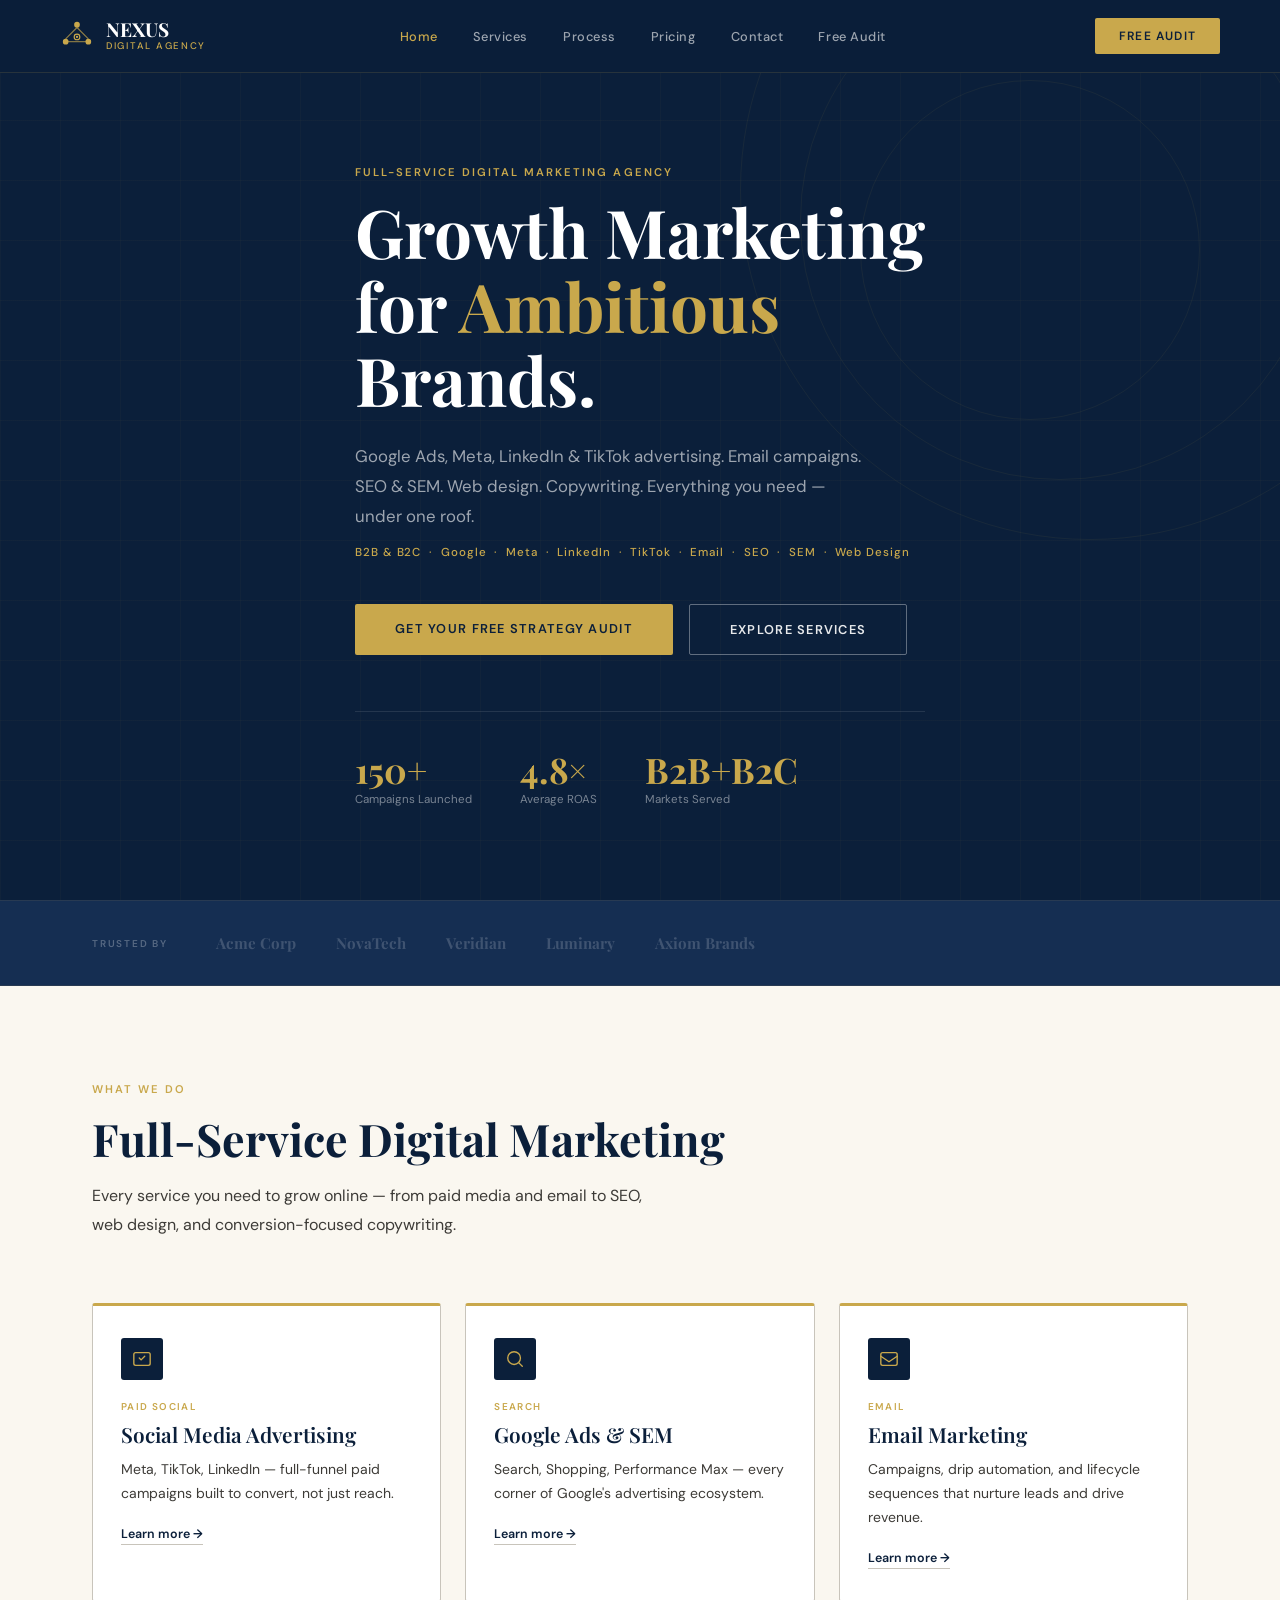
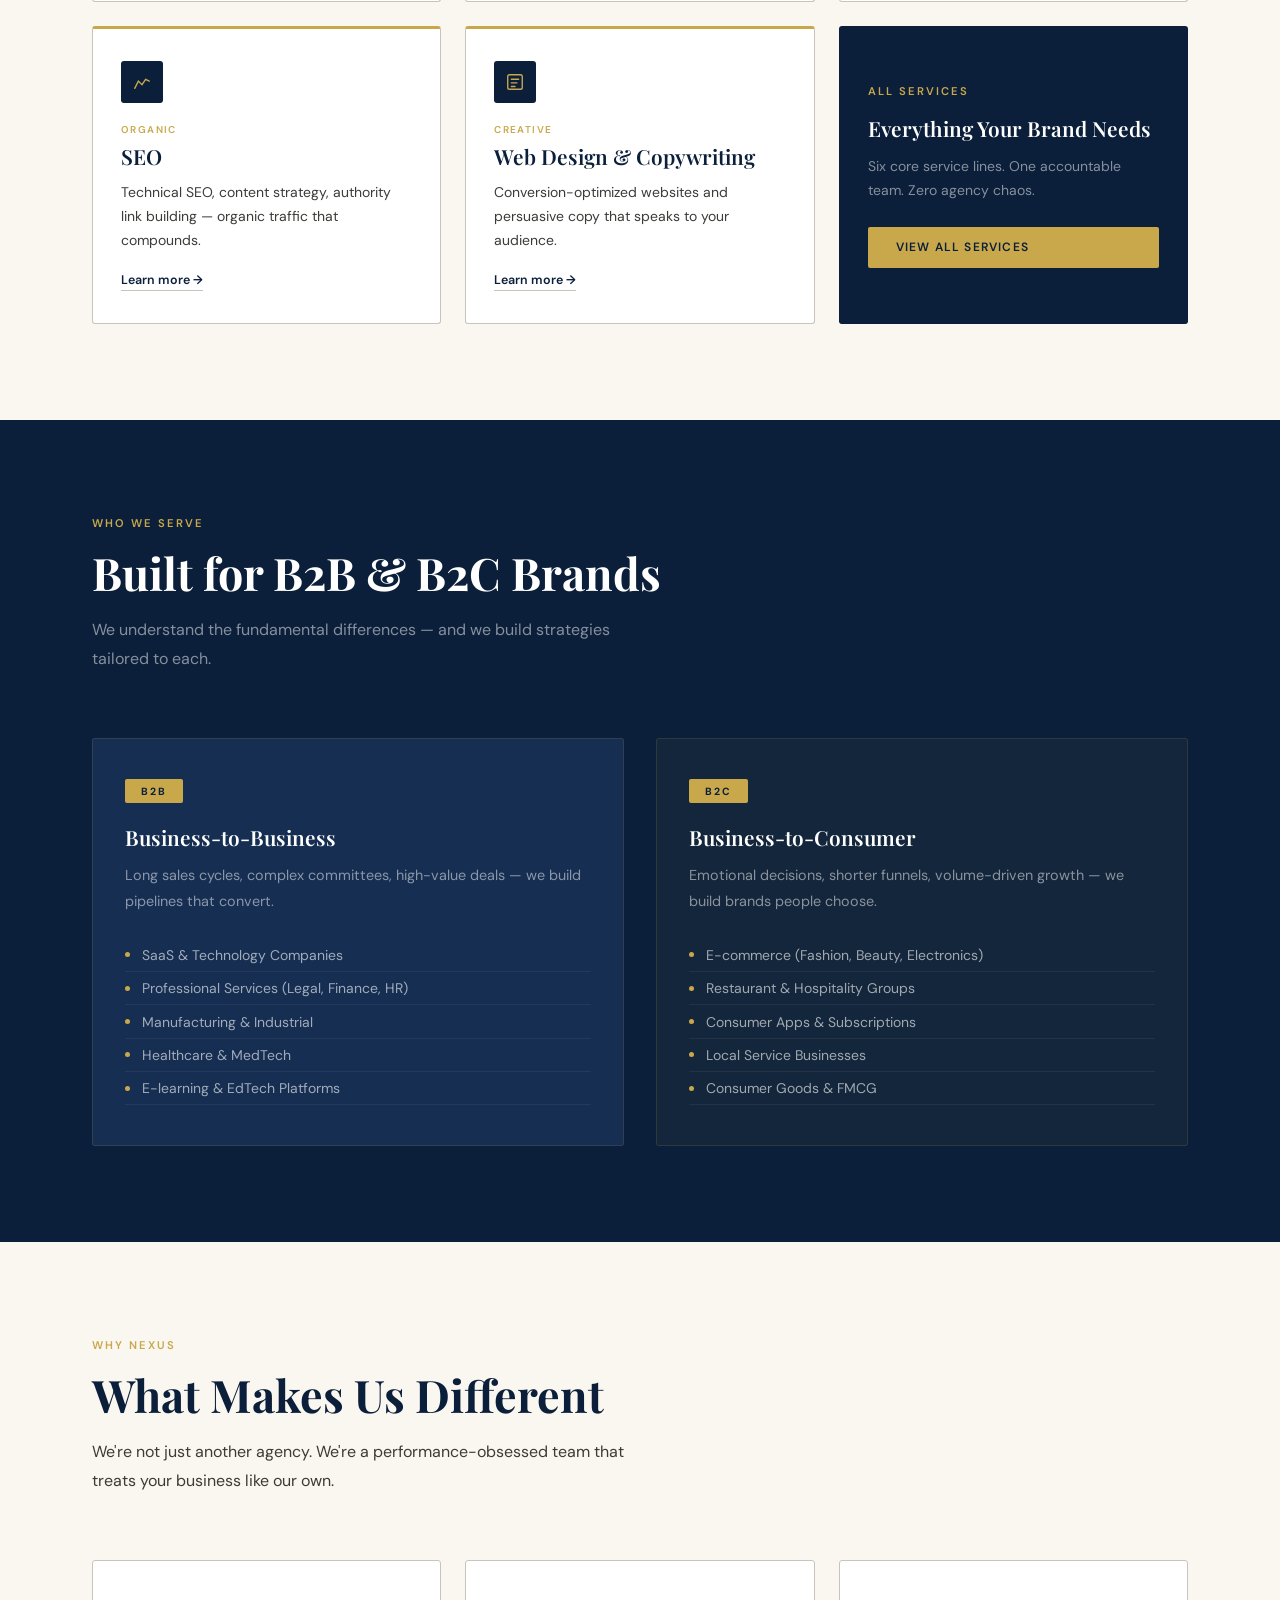
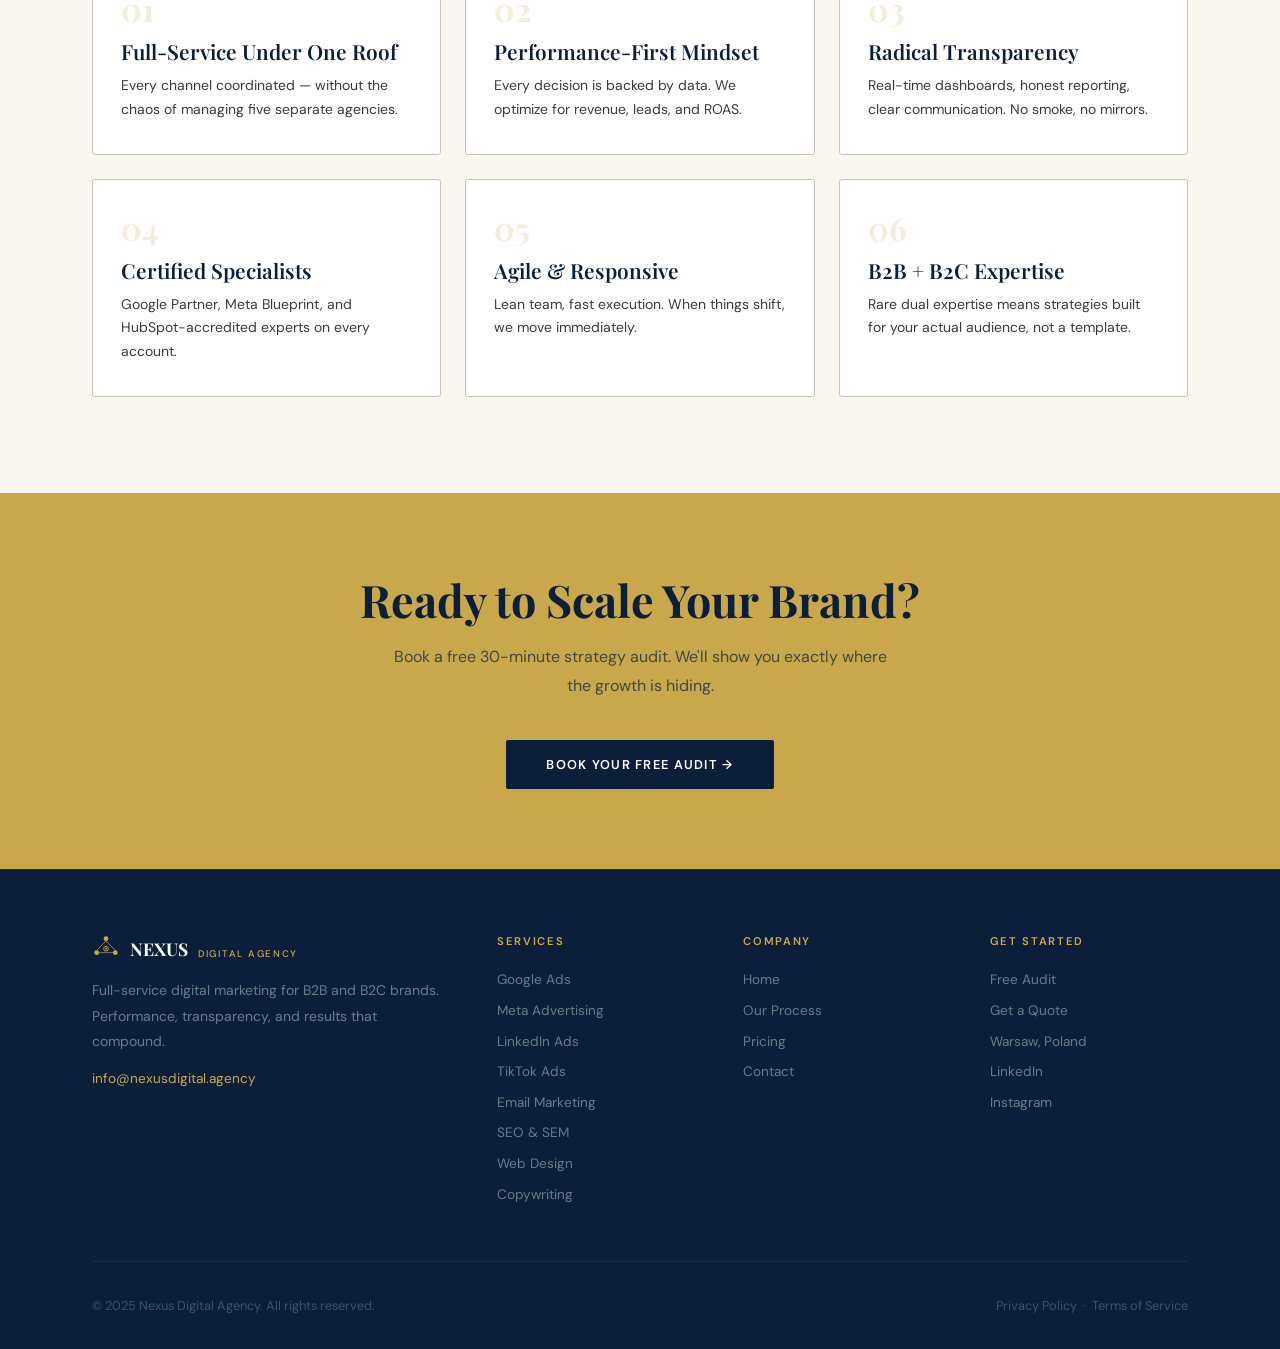
<file: index.html>
<!DOCTYPE html>
<html lang="en">
<head>
<meta charset="UTF-8"/>
<meta name="viewport" content="width=device-width,initial-scale=1.0"/>
<title>Nexus Digital Agency — Performance-Driven Marketing</title>
<link rel="preconnect" href="https://fonts.googleapis.com"/>
<link rel="preconnect" href="https://fonts.gstatic.com" crossorigin/>
<link href="https://fonts.googleapis.com/css2?family=Playfair+Display:ital,wght@0,400;0,600;0,700;0,900;1,400&family=DM+Sans:wght@300;400;500;600&display=swap" rel="stylesheet"/>
<style>

:root{--navy:#0B1F3A;--navy-mid:#152E52;--navy-light:#1E3F6F;--gold:#C9A84C;--gold-light:#E8C96B;--gold-pale:#F5E6B8;--cream:#FAF7F0;--white:#FFFFFF;--gray-100:#F4F2EE;--gray-300:#C8C4BB;--gray-500:#8A8680;--gray-700:#3D3B37;--serif:'Playfair Display',Georgia,serif;--sans:'DM Sans',system-ui,sans-serif;--ease:cubic-bezier(.25,.46,.45,.94)}
*,*::before,*::after{box-sizing:border-box;margin:0;padding:0}
html{scroll-behavior:smooth}
body{font-family:var(--sans);background:var(--cream);color:var(--navy);overflow-x:hidden}
h1,h2,h3{font-family:var(--serif)}
h1{font-size:clamp(2.4rem,6vw,4.2rem);font-weight:700;line-height:1.1}
h2{font-size:clamp(1.8rem,4vw,2.8rem);font-weight:700;line-height:1.2}
h3{font-size:clamp(1rem,2vw,1.3rem);font-weight:600;line-height:1.4}
p{font-size:1rem;line-height:1.8;color:var(--gray-700)}
a{text-decoration:none;color:inherit}
.label{font-size:.7rem;font-weight:600;letter-spacing:.18em;text-transform:uppercase;color:var(--gold)}
.container{max-width:1160px;margin:0 auto;padding:0 2rem}
.section{padding:6rem 0}
.section-header{margin-bottom:4rem}
.section-header .label{margin-bottom:1rem;display:block}
.section-header h2{margin-bottom:1rem}
.section-header p{max-width:560px}
/* BUTTONS */
.btn{display:inline-block;font-family:var(--sans);font-size:.8rem;font-weight:600;letter-spacing:.1em;text-transform:uppercase;padding:1rem 2.5rem;border-radius:2px;cursor:pointer;transition:all .25s;border:none;outline:none}
.btn-gold{background:var(--gold);color:var(--navy)}.btn-gold:hover{background:var(--gold-light);transform:translateY(-2px)}
.btn-outline{background:transparent;color:rgba(255,255,255,.9);border:1px solid rgba(255,255,255,.35)}.btn-outline:hover{border-color:var(--gold);color:var(--gold);transform:translateY(-2px)}
.btn-navy{background:var(--navy);color:var(--white)}.btn-navy:hover{background:var(--navy-light);transform:translateY(-2px)}
/* NAVBAR */
.navbar{position:fixed;top:0;left:0;right:0;z-index:999;background:rgba(11,31,58,.98);border-bottom:1px solid rgba(201,168,76,.15);padding:0 2rem}
.navbar-inner{max-width:1160px;margin:0 auto;height:72px;display:flex;align-items:center;justify-content:space-between}
.navbar-logo{display:flex;align-items:center;gap:12px}
.navbar-logo-text .name{font-family:var(--serif);font-size:1.2rem;font-weight:700;color:var(--white);line-height:1}
.navbar-logo-text .tagline{font-size:.6rem;font-weight:500;letter-spacing:.18em;text-transform:uppercase;color:var(--gold)}
.navbar-nav{display:flex;align-items:center;list-style:none;gap:0}
.navbar-nav a{font-size:.8rem;font-weight:500;letter-spacing:.04em;color:rgba(255,255,255,.6);padding:.5rem 1.1rem;transition:color .2s;display:block}
.navbar-nav a:hover,.navbar-nav a.active{color:var(--gold)}
.navbar-cta{font-size:.75rem;font-weight:600;letter-spacing:.1em;text-transform:uppercase;background:var(--gold);color:var(--navy);padding:.65rem 1.5rem;border-radius:2px;transition:all .2s;margin-left:1rem;white-space:nowrap}
.navbar-cta:hover{background:var(--gold-light)}
.hamburger{display:none;flex-direction:column;gap:5px;cursor:pointer;padding:.5rem;background:none;border:none}
.hamburger span{display:block;width:22px;height:2px;background:var(--white)}
@media(max-width:768px){
  .hamburger{display:flex}
  .navbar-cta{display:none}
  .navbar-nav{display:none;position:absolute;top:72px;left:0;right:0;background:var(--navy);padding:1rem 2rem 1.5rem;flex-direction:column;align-items:flex-start;border-top:1px solid rgba(201,168,76,.15)}
  .navbar-nav.open{display:flex}
  .navbar-nav a{padding:.75rem 0;width:100%;border-bottom:1px solid rgba(255,255,255,.05)}
}
/* PAGE HERO */
.page-hero{background:var(--navy);padding:8rem 0 5rem;position:relative;overflow:hidden;margin-top:72px}
.page-hero-ring{position:absolute;border-radius:50%;border:1px solid rgba(201,168,76,.06)}
.page-hero .label{margin-bottom:1rem;display:block}
.page-hero h1{color:var(--white);margin-bottom:1.25rem}
.page-hero h1 em{font-style:normal;color:var(--gold)}
.page-hero-desc{font-size:1.05rem;color:rgba(255,255,255,.6);max-width:540px;line-height:1.8}
/* FOOTER */
footer{background:var(--navy);padding:4rem 0 2rem;border-top:1px solid rgba(201,168,76,.15)}
.footer-grid{display:grid;grid-template-columns:1.8fr 1fr 1fr 1fr;gap:3rem;margin-bottom:3rem}
.footer-brand p{font-size:.875rem;color:rgba(255,255,255,.4);line-height:1.8;margin-top:1rem}
.footer-col h4{font-size:.7rem;font-weight:600;letter-spacing:.15em;text-transform:uppercase;color:var(--gold);margin-bottom:1.25rem}
.footer-links{list-style:none}
.footer-links li{margin-bottom:.6rem}
.footer-links a{font-size:.85rem;color:rgba(255,255,255,.4);transition:color .2s}
.footer-links a:hover{color:var(--gold)}
.footer-bottom{padding-top:2rem;border-top:1px solid rgba(255,255,255,.06);display:flex;justify-content:space-between;align-items:center;flex-wrap:wrap;gap:1rem}
.footer-bottom p{font-size:.8rem;color:rgba(255,255,255,.22)}
@media(max-width:900px){.footer-grid{grid-template-columns:1fr 1fr}}
@media(max-width:560px){.footer-grid{grid-template-columns:1fr}}
/* CTA BAND */
.cta-band{background:var(--gold);padding:5rem 0;text-align:center}
.cta-band h2{color:var(--navy);margin-bottom:1rem}
.cta-band p{color:rgba(11,31,58,.7);max-width:520px;margin:0 auto 2.5rem;font-size:1rem}


.hero{background:var(--navy);min-height:100vh;display:flex;align-items:center;padding-top:72px;position:relative;overflow:hidden}
.hero-ring{position:absolute;border-radius:50%;border:1px solid rgba(201,168,76,.07)}
.hero-ring-1{width:700px;height:700px;top:-160px;right:-160px}
.hero-ring-2{width:520px;height:520px;top:-40px;right:-40px}
.hero-ring-3{width:340px;height:340px;top:80px;right:80px}
.hero-grid{position:absolute;inset:0;background-image:linear-gradient(rgba(201,168,76,.03) 1px,transparent 1px),linear-gradient(90deg,rgba(201,168,76,.03) 1px,transparent 1px);background-size:60px 60px}
.hero-content{position:relative;z-index:2;max-width:700px}
.hero h1{color:var(--white);margin-bottom:1.5rem}
.hero h1 em{font-style:normal;color:var(--gold)}
.hero-desc{font-size:1.05rem;color:rgba(255,255,255,.6);max-width:520px;line-height:1.8;margin-bottom:.75rem}
.hero-channels{font-size:.72rem;font-weight:500;letter-spacing:.08em;color:var(--gold);margin-bottom:2.5rem}
.hero-actions{display:flex;gap:1rem;flex-wrap:wrap;margin-bottom:3.5rem}
.hero-stats{display:flex;gap:3rem;padding-top:2.5rem;border-top:1px solid rgba(255,255,255,.1);flex-wrap:wrap}
.stat-num{font-family:var(--serif);font-size:2.2rem;font-weight:700;color:var(--gold);line-height:1}
.stat-label{font-size:.72rem;color:rgba(255,255,255,.45);margin-top:.3rem}
.clients{background:var(--navy-mid);padding:2rem 0;border-top:1px solid rgba(201,168,76,.1);border-bottom:1px solid rgba(201,168,76,.1)}
.clients-inner{display:flex;align-items:center;gap:3rem;flex-wrap:wrap}
.clients-label{font-size:.62rem;font-weight:600;letter-spacing:.18em;text-transform:uppercase;color:rgba(255,255,255,.28);white-space:nowrap}
.client-logos{display:flex;gap:2.5rem;align-items:center;flex-wrap:wrap;flex:1}
.client-name{font-family:var(--serif);font-size:.95rem;font-weight:700;color:rgba(255,255,255,.18)}
.svc-grid{display:grid;grid-template-columns:repeat(3,1fr);gap:1.5rem}
.svc-card{background:var(--white);border:1px solid var(--gray-300);border-top:3px solid var(--gold);border-radius:3px;padding:2rem 1.75rem;transition:all .3s;position:relative;overflow:hidden}
.svc-card::after{content:'';position:absolute;bottom:0;left:0;right:0;height:2px;background:var(--navy);transform:scaleX(0);transition:transform .3s}
.svc-card:hover{transform:translateY(-4px);box-shadow:0 16px 40px rgba(11,31,58,.1)}
.svc-card:hover::after{transform:scaleX(1)}
.svc-icon{width:42px;height:42px;background:var(--navy);border-radius:3px;display:flex;align-items:center;justify-content:center;margin-bottom:1.25rem}
.svc-tag{font-size:.62rem;font-weight:600;letter-spacing:.14em;text-transform:uppercase;color:var(--gold);margin-bottom:.4rem}
.svc-card h3{margin-bottom:.6rem;color:var(--navy)}
.svc-card p{font-size:.875rem;line-height:1.7}
.svc-more{display:inline-flex;align-items:center;gap:.4rem;margin-top:1.25rem;font-size:.78rem;font-weight:600;color:var(--navy);border-bottom:1px solid var(--gray-300);padding-bottom:2px;transition:all .2s}
.svc-card:hover .svc-more{color:var(--gold);border-color:var(--gold)}
.markets{background:var(--navy)}
.markets-grid{display:grid;grid-template-columns:1fr 1fr;gap:2rem}
.market-card{border-radius:3px;padding:2.5rem 2rem;border:1px solid rgba(201,168,76,.14)}
.market-card.b2b{background:var(--navy-mid)}
.market-card.b2c{background:rgba(201,168,76,.05)}
.market-badge{display:inline-block;font-size:.65rem;font-weight:700;letter-spacing:.2em;text-transform:uppercase;background:var(--gold);color:var(--navy);padding:.35rem 1rem;border-radius:2px;margin-bottom:1.25rem}
.market-card h3{color:var(--white);margin-bottom:.65rem}
.market-card>p{color:rgba(255,255,255,.5);font-size:.9rem;margin-bottom:1.5rem}
.market-list{list-style:none}
.market-list li{font-size:.875rem;color:rgba(255,255,255,.6);padding:.45rem 0;border-bottom:1px solid rgba(255,255,255,.06);display:flex;align-items:center;gap:.75rem}
.market-list li::before{content:'';width:5px;height:5px;border-radius:50%;background:var(--gold);flex-shrink:0}
.why-grid{display:grid;grid-template-columns:repeat(3,1fr);gap:1.5rem}
.why-card{padding:2rem 1.75rem;background:var(--white);border:1px solid var(--gray-300);border-radius:3px;transition:border-color .3s}
.why-card:hover{border-color:var(--gold)}
.why-num{font-family:var(--serif);font-size:2rem;font-weight:700;color:var(--gold);opacity:.2;line-height:1;margin-bottom:.75rem}
.why-card h3{margin-bottom:.5rem}
.why-card p{font-size:.875rem;line-height:1.7}
@media(max-width:900px){.svc-grid,.markets-grid,.why-grid{grid-template-columns:1fr 1fr}}
@media(max-width:580px){.svc-grid,.markets-grid,.why-grid{grid-template-columns:1fr}.hero-stats{gap:1.5rem}}

</style>
</head>
<body>
<nav class="navbar" id="site-nav">
  <div class="navbar-inner">
    <a href="index.html" class="navbar-logo"><svg width="34" height="34" viewBox="0 0 36 36" fill="none"><circle cx="18" cy="6" r="3" fill="#C9A84C"/><circle cx="30" cy="24" r="3" fill="#C9A84C"/><circle cx="6" cy="24" r="3" fill="#C9A84C"/><line x1="18" y1="9" x2="6" y2="21" stroke="#C9A84C" stroke-width="1.2" opacity="0.7"/><line x1="18" y1="9" x2="30" y2="21" stroke="#C9A84C" stroke-width="1.2" opacity="0.7"/><line x1="6" y1="24" x2="30" y2="24" stroke="#C9A84C" stroke-width="1.2" opacity="0.7"/><circle cx="18" cy="19" r="3" fill="none" stroke="#C9A84C" stroke-width="1.2"/><circle cx="18" cy="19" r="1.2" fill="#C9A84C"/></svg><div class="navbar-logo-text"><div class="name">NEXUS</div><div class="tagline">Digital Agency</div></div></a>
    <ul class="navbar-nav" id="navMenu"><li><a href="index.html" class="active">Home</a></li><li><a href="services.html">Services</a></li><li><a href="process.html">Process</a></li><li><a href="pricing.html">Pricing</a></li><li><a href="contact.html">Contact</a></li><li><a href="free-audit.html">Free Audit</a></li></ul>
    <a href="free-audit.html" class="navbar-cta">Free Audit</a>
    <button class="hamburger" onclick="document.getElementById('navMenu').classList.toggle('open')" aria-label="Menu"><span></span><span></span><span></span></button>
  </div>
</nav>
<main>

<section class="hero">
  <div class="hero-grid"></div>
  <div class="hero-ring hero-ring-1"></div>
  <div class="hero-ring hero-ring-2"></div>
  <div class="hero-ring hero-ring-3"></div>
  <div class="container">
    <div class="hero-content">
      <span class="label" style="display:block;margin-bottom:1rem">Full-Service Digital Marketing Agency</span>
      <h1>Growth Marketing<br/>for <em>Ambitious</em><br/>Brands.</h1>
      <p class="hero-desc">Google Ads, Meta, LinkedIn &amp; TikTok advertising. Email campaigns. SEO &amp; SEM. Web design. Copywriting. Everything you need — under one roof.</p>
      <p class="hero-channels">B2B &amp; B2C &nbsp;&middot;&nbsp; Google &nbsp;&middot;&nbsp; Meta &nbsp;&middot;&nbsp; LinkedIn &nbsp;&middot;&nbsp; TikTok &nbsp;&middot;&nbsp; Email &nbsp;&middot;&nbsp; SEO &nbsp;&middot;&nbsp; SEM &nbsp;&middot;&nbsp; Web Design</p>
      <div class="hero-actions">
        <a href="free-audit.html" class="btn btn-gold">Get Your Free Strategy Audit</a>
        <a href="services.html" class="btn btn-outline">Explore Services</a>
      </div>
      <div class="hero-stats">
        <div><div class="stat-num">150+</div><div class="stat-label">Campaigns Launched</div></div>
        <div><div class="stat-num">4.8&times;</div><div class="stat-label">Average ROAS</div></div>
        <div><div class="stat-num">B2B+B2C</div><div class="stat-label">Markets Served</div></div>
      </div>
    </div>
  </div>
</section>

<div class="clients">
  <div class="container">
    <div class="clients-inner">
      <span class="clients-label">Trusted by</span>
      <div class="client-logos">
        <span class="client-name">Acme Corp</span>
        <span class="client-name">NovaTech</span>
        <span class="client-name">Veridian</span>
        <span class="client-name">Luminary</span>
        <span class="client-name">Axiom Brands</span>
      </div>
    </div>
  </div>
</div>

<section class="section" style="background:var(--cream)">
  <div class="container">
    <div class="section-header">
      <span class="label">What We Do</span>
      <h2>Full-Service Digital Marketing</h2>
      <p>Every service you need to grow online — from paid media and email to SEO, web design, and conversion-focused copywriting.</p>
    </div>
    <div class="svc-grid">
      <div class="svc-card"><div class="svc-icon"><svg width="20" height="20" viewBox="0 0 22 22" fill="none" stroke="#C9A84C" stroke-width="1.5" stroke-linecap="round"><rect x="2" y="4" width="18" height="14" rx="2"/><path d="M8 10l2 2 4-4"/></svg></div><div class="svc-tag">Paid Social</div><h3>Social Media Advertising</h3><p>Meta, TikTok, LinkedIn — full-funnel paid campaigns built to convert, not just reach.</p><a href="services.html" class="svc-more">Learn more &rarr;</a></div>
      <div class="svc-card"><div class="svc-icon"><svg width="20" height="20" viewBox="0 0 22 22" fill="none" stroke="#C9A84C" stroke-width="1.5" stroke-linecap="round"><circle cx="10" cy="10" r="7"/><path d="M15 15l4 4"/></svg></div><div class="svc-tag">Search</div><h3>Google Ads &amp; SEM</h3><p>Search, Shopping, Performance Max — every corner of Google's advertising ecosystem.</p><a href="services.html" class="svc-more">Learn more &rarr;</a></div>
      <div class="svc-card"><div class="svc-icon"><svg width="20" height="20" viewBox="0 0 22 22" fill="none" stroke="#C9A84C" stroke-width="1.5" stroke-linecap="round"><rect x="2" y="4" width="18" height="14" rx="2"/><path d="M2 8l9 6 9-6"/></svg></div><div class="svc-tag">Email</div><h3>Email Marketing</h3><p>Campaigns, drip automation, and lifecycle sequences that nurture leads and drive revenue.</p><a href="services.html" class="svc-more">Learn more &rarr;</a></div>
      <div class="svc-card"><div class="svc-icon"><svg width="20" height="20" viewBox="0 0 22 22" fill="none" stroke="#C9A84C" stroke-width="1.5" stroke-linecap="round"><path d="M3 18l4-8 4 4 4-6 4 2"/></svg></div><div class="svc-tag">Organic</div><h3>SEO</h3><p>Technical SEO, content strategy, authority link building — organic traffic that compounds.</p><a href="services.html" class="svc-more">Learn more &rarr;</a></div>
      <div class="svc-card"><div class="svc-icon"><svg width="20" height="20" viewBox="0 0 22 22" fill="none" stroke="#C9A84C" stroke-width="1.5" stroke-linecap="round"><rect x="3" y="3" width="16" height="16" rx="2"/><path d="M7 8h8M7 12h6M7 16h4"/></svg></div><div class="svc-tag">Creative</div><h3>Web Design &amp; Copywriting</h3><p>Conversion-optimized websites and persuasive copy that speaks to your audience.</p><a href="services.html" class="svc-more">Learn more &rarr;</a></div>
      <div class="svc-card" style="background:var(--navy);border-color:var(--navy)"><div style="height:100%;display:flex;flex-direction:column;justify-content:center"><span class="label" style="margin-bottom:1rem;display:block">All Services</span><h3 style="color:var(--white);margin-bottom:.75rem">Everything Your Brand Needs</h3><p style="color:rgba(255,255,255,.5);font-size:.875rem;margin-bottom:1.5rem">Six core service lines. One accountable team. Zero agency chaos.</p><a href="services.html" class="btn btn-gold" style="font-size:.75rem;padding:.8rem 1.75rem">View All Services</a></div></div>
    </div>
  </div>
</section>

<section class="section markets">
  <div class="container">
    <div class="section-header">
      <span class="label">Who We Serve</span>
      <h2 style="color:var(--white)">Built for B2B &amp; B2C Brands</h2>
      <p style="color:rgba(255,255,255,.5)">We understand the fundamental differences — and we build strategies tailored to each.</p>
    </div>
    <div class="markets-grid">
      <div class="market-card b2b"><span class="market-badge">B2B</span><h3>Business-to-Business</h3><p>Long sales cycles, complex committees, high-value deals — we build pipelines that convert.</p><ul class="market-list"><li>SaaS &amp; Technology Companies</li><li>Professional Services (Legal, Finance, HR)</li><li>Manufacturing &amp; Industrial</li><li>Healthcare &amp; MedTech</li><li>E-learning &amp; EdTech Platforms</li></ul></div>
      <div class="market-card b2c"><span class="market-badge">B2C</span><h3>Business-to-Consumer</h3><p>Emotional decisions, shorter funnels, volume-driven growth — we build brands people choose.</p><ul class="market-list"><li>E-commerce (Fashion, Beauty, Electronics)</li><li>Restaurant &amp; Hospitality Groups</li><li>Consumer Apps &amp; Subscriptions</li><li>Local Service Businesses</li><li>Consumer Goods &amp; FMCG</li></ul></div>
    </div>
  </div>
</section>

<section class="section" style="background:var(--cream)">
  <div class="container">
    <div class="section-header">
      <span class="label">Why Nexus</span>
      <h2>What Makes Us Different</h2>
      <p>We're not just another agency. We're a performance-obsessed team that treats your business like our own.</p>
    </div>
    <div class="why-grid">
      <div class="why-card"><div class="why-num">01</div><h3>Full-Service Under One Roof</h3><p>Every channel coordinated — without the chaos of managing five separate agencies.</p></div>
      <div class="why-card"><div class="why-num">02</div><h3>Performance-First Mindset</h3><p>Every decision is backed by data. We optimize for revenue, leads, and ROAS.</p></div>
      <div class="why-card"><div class="why-num">03</div><h3>Radical Transparency</h3><p>Real-time dashboards, honest reporting, clear communication. No smoke, no mirrors.</p></div>
      <div class="why-card"><div class="why-num">04</div><h3>Certified Specialists</h3><p>Google Partner, Meta Blueprint, and HubSpot-accredited experts on every account.</p></div>
      <div class="why-card"><div class="why-num">05</div><h3>Agile &amp; Responsive</h3><p>Lean team, fast execution. When things shift, we move immediately.</p></div>
      <div class="why-card"><div class="why-num">06</div><h3>B2B + B2C Expertise</h3><p>Rare dual expertise means strategies built for your actual audience, not a template.</p></div>
    </div>
  </div>
</section>

<section class="cta-band">
  <div class="container">
    <h2>Ready to Scale Your Brand?</h2>
    <p>Book a free 30-minute strategy audit. We'll show you exactly where the growth is hiding.</p>
    <a href="free-audit.html" class="btn btn-navy">Book Your Free Audit &rarr;</a>
  </div>
</section>

</main>
<footer id="site-footer">
  <div class="container">
    <div class="footer-grid">
      <div class="footer-brand">
        <div style="display:flex;align-items:center;gap:10px;margin-bottom:.5rem"><svg width="28" height="28" viewBox="0 0 36 36" fill="none"><circle cx="18" cy="6" r="3" fill="#C9A84C"/><circle cx="30" cy="24" r="3" fill="#C9A84C"/><circle cx="6" cy="24" r="3" fill="#C9A84C"/><line x1="18" y1="9" x2="6" y2="21" stroke="#C9A84C" stroke-width="1.2" opacity="0.7"/><line x1="18" y1="9" x2="30" y2="21" stroke="#C9A84C" stroke-width="1.2" opacity="0.7"/><line x1="6" y1="24" x2="30" y2="24" stroke="#C9A84C" stroke-width="1.2" opacity="0.7"/><circle cx="18" cy="19" r="3" fill="none" stroke="#C9A84C" stroke-width="1.2"/><circle cx="18" cy="19" r="1.2" fill="#C9A84C"/></svg><span style="font-family:'Playfair Display',serif;font-size:1.1rem;font-weight:700;color:#fff">NEXUS</span><span style="font-size:.6rem;font-weight:500;letter-spacing:.18em;text-transform:uppercase;color:#C9A84C;align-self:flex-end;padding-bottom:2px">Digital Agency</span></div>
        <p>Full-service digital marketing for B2B and B2C brands. Performance, transparency, and results that compound.</p>
        <p style="margin-top:.75rem"><a href="mailto:info@nexusdigital.agency" style="color:#C9A84C;font-size:.85rem">info@nexusdigital.agency</a></p>
      </div>
      <div class="footer-col"><h4>Services</h4><ul class="footer-links"><li><a href="services.html">Google Ads</a></li><li><a href="services.html">Meta Advertising</a></li><li><a href="services.html">LinkedIn Ads</a></li><li><a href="services.html">TikTok Ads</a></li><li><a href="services.html">Email Marketing</a></li><li><a href="services.html">SEO &amp; SEM</a></li><li><a href="services.html">Web Design</a></li><li><a href="services.html">Copywriting</a></li></ul></div>
      <div class="footer-col"><h4>Company</h4><ul class="footer-links"><li><a href="index.html">Home</a></li><li><a href="process.html">Our Process</a></li><li><a href="pricing.html">Pricing</a></li><li><a href="contact.html">Contact</a></li></ul></div>
      <div class="footer-col"><h4>Get Started</h4><ul class="footer-links"><li><a href="free-audit.html">Free Audit</a></li><li><a href="contact.html">Get a Quote</a></li><li><a href="contact.html">Warsaw, Poland</a></li><li><a href="#">LinkedIn</a></li><li><a href="#">Instagram</a></li></ul></div>
    </div>
    <div class="footer-bottom"><p>&copy; 2025 Nexus Digital Agency. All rights reserved.</p><p>Privacy Policy &nbsp;&middot;&nbsp; Terms of Service</p></div>
  </div>
</footer>
</body>
</html>
</file>
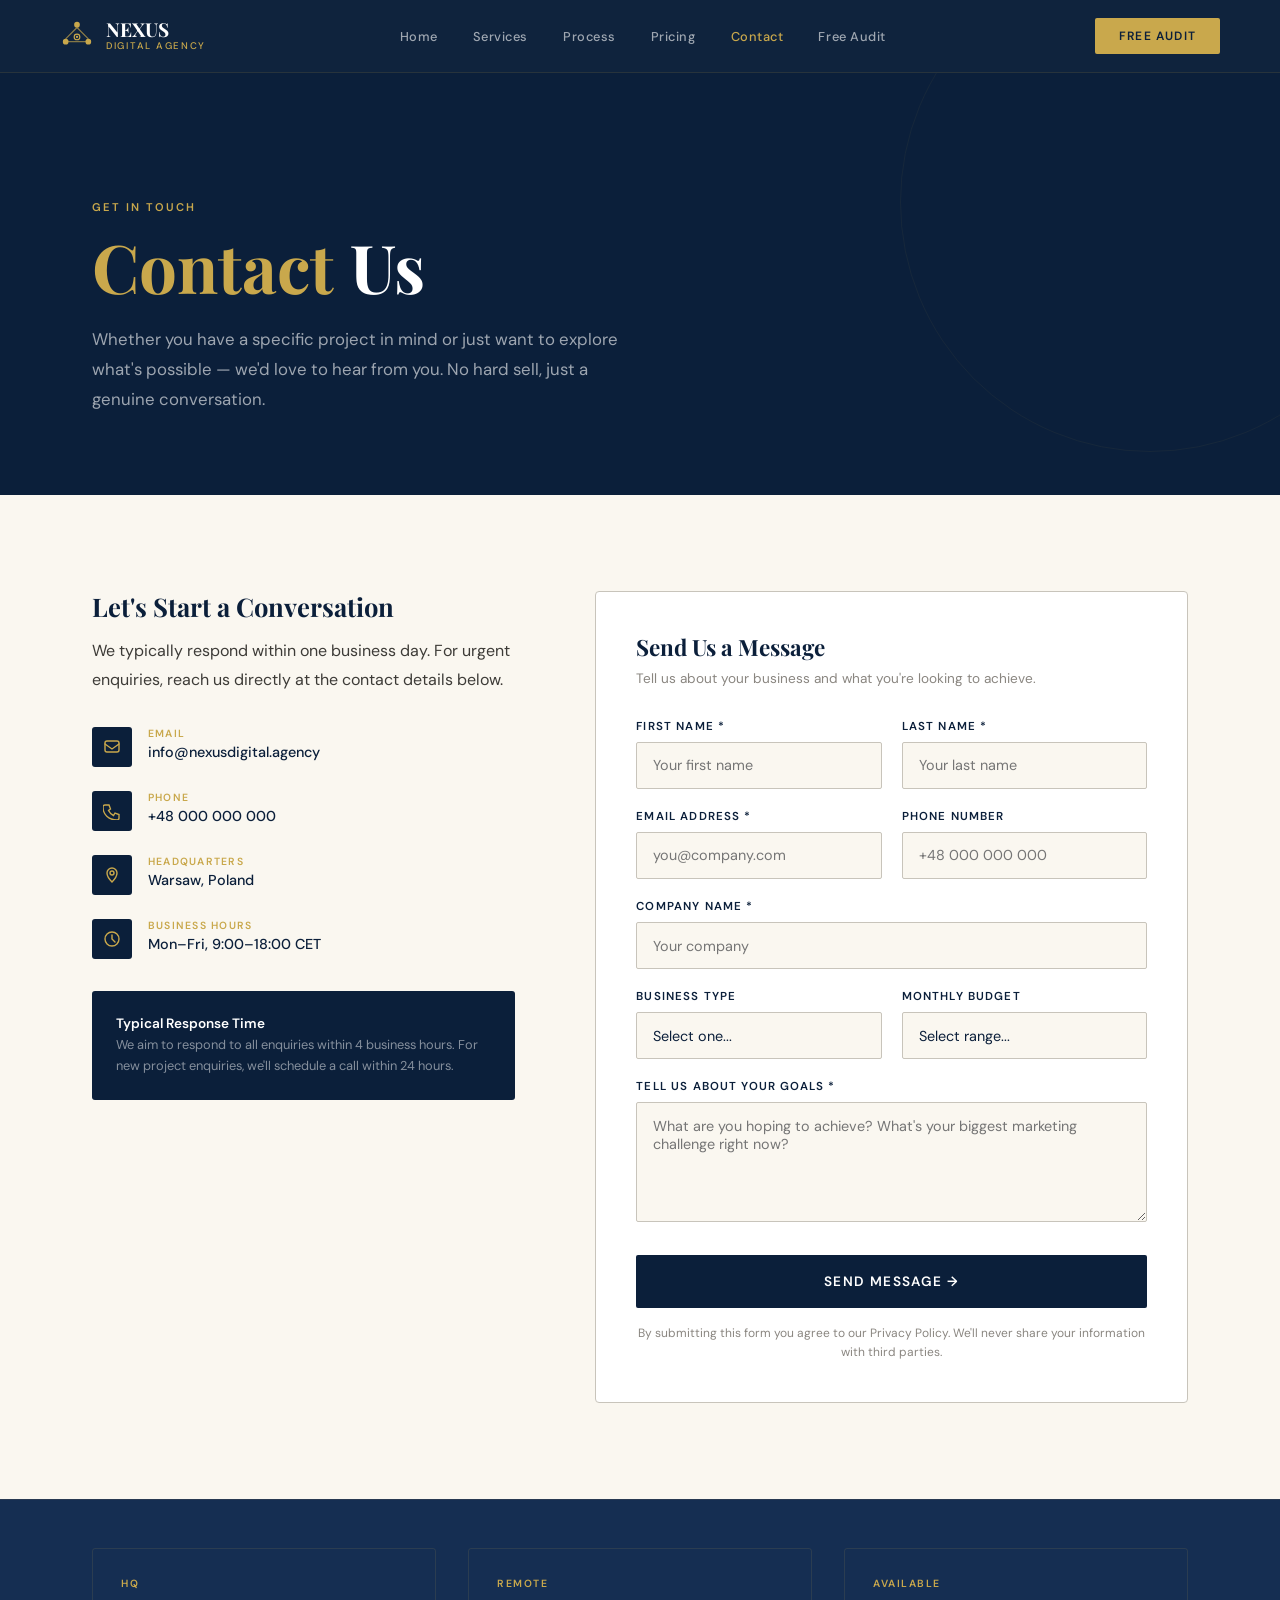
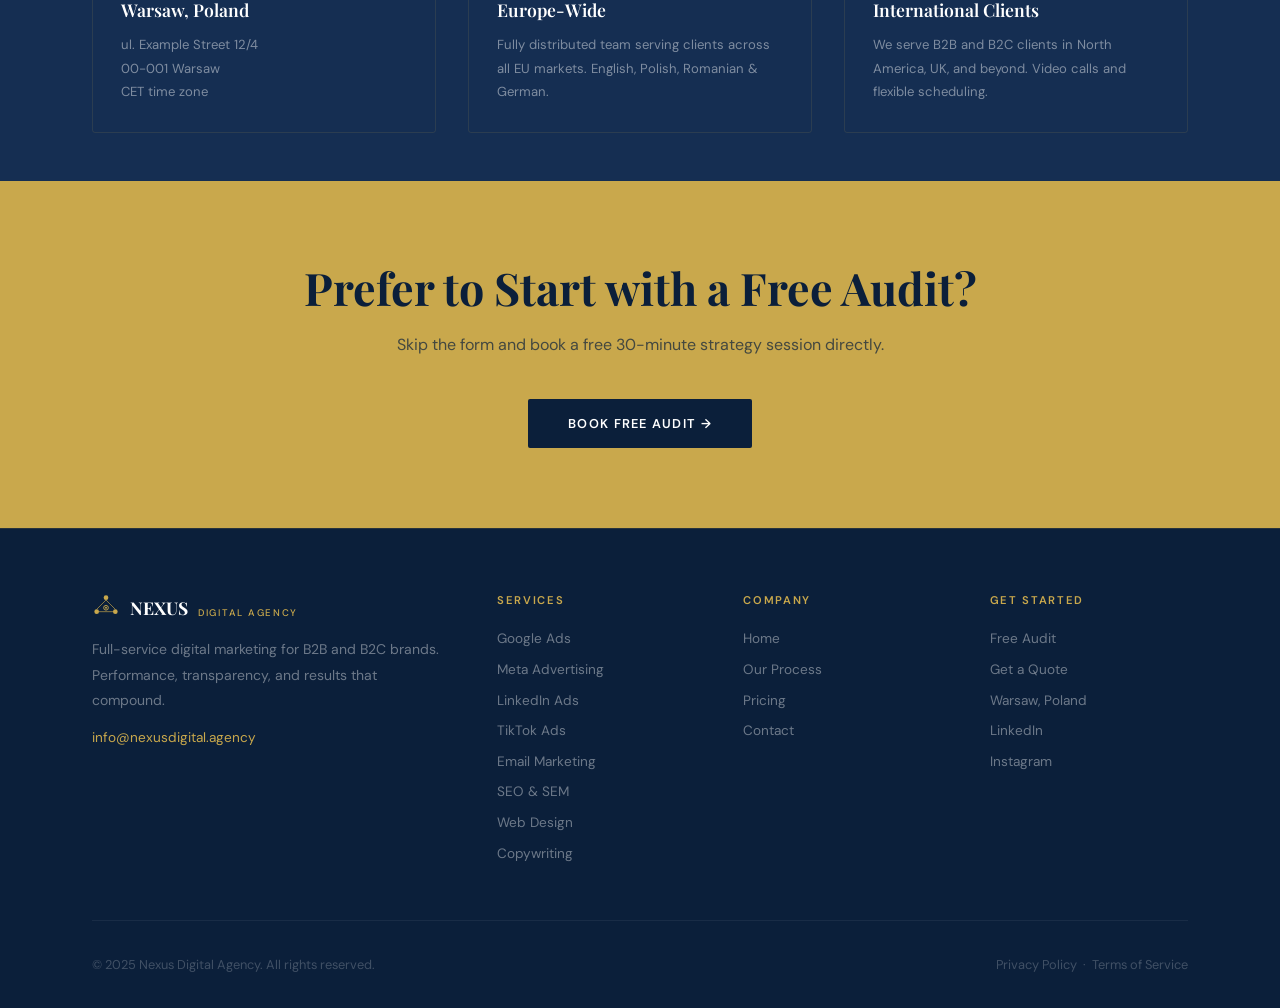
<file: contact.html>
<!DOCTYPE html>
<html lang="en">
<head>
<meta charset="UTF-8"/>
<meta name="viewport" content="width=device-width,initial-scale=1.0"/>
<title>Contact — Nexus Digital Agency</title>
<link rel="preconnect" href="https://fonts.googleapis.com"/>
<link rel="preconnect" href="https://fonts.gstatic.com" crossorigin/>
<link href="https://fonts.googleapis.com/css2?family=Playfair+Display:ital,wght@0,400;0,600;0,700;0,900;1,400&family=DM+Sans:wght@300;400;500;600&display=swap" rel="stylesheet"/>
<style>

:root{--navy:#0B1F3A;--navy-mid:#152E52;--navy-light:#1E3F6F;--gold:#C9A84C;--gold-light:#E8C96B;--gold-pale:#F5E6B8;--cream:#FAF7F0;--white:#FFFFFF;--gray-100:#F4F2EE;--gray-300:#C8C4BB;--gray-500:#8A8680;--gray-700:#3D3B37;--serif:'Playfair Display',Georgia,serif;--sans:'DM Sans',system-ui,sans-serif;--ease:cubic-bezier(.25,.46,.45,.94)}
*,*::before,*::after{box-sizing:border-box;margin:0;padding:0}
html{scroll-behavior:smooth}
body{font-family:var(--sans);background:var(--cream);color:var(--navy);overflow-x:hidden}
h1,h2,h3{font-family:var(--serif)}
h1{font-size:clamp(2.4rem,6vw,4.2rem);font-weight:700;line-height:1.1}
h2{font-size:clamp(1.8rem,4vw,2.8rem);font-weight:700;line-height:1.2}
h3{font-size:clamp(1rem,2vw,1.3rem);font-weight:600;line-height:1.4}
p{font-size:1rem;line-height:1.8;color:var(--gray-700)}
a{text-decoration:none;color:inherit}
.label{font-size:.7rem;font-weight:600;letter-spacing:.18em;text-transform:uppercase;color:var(--gold)}
.container{max-width:1160px;margin:0 auto;padding:0 2rem}
.section{padding:6rem 0}
.section-header{margin-bottom:4rem}
.section-header .label{margin-bottom:1rem;display:block}
.section-header h2{margin-bottom:1rem}
.section-header p{max-width:560px}
/* BUTTONS */
.btn{display:inline-block;font-family:var(--sans);font-size:.8rem;font-weight:600;letter-spacing:.1em;text-transform:uppercase;padding:1rem 2.5rem;border-radius:2px;cursor:pointer;transition:all .25s;border:none;outline:none}
.btn-gold{background:var(--gold);color:var(--navy)}.btn-gold:hover{background:var(--gold-light);transform:translateY(-2px)}
.btn-outline{background:transparent;color:rgba(255,255,255,.9);border:1px solid rgba(255,255,255,.35)}.btn-outline:hover{border-color:var(--gold);color:var(--gold);transform:translateY(-2px)}
.btn-navy{background:var(--navy);color:var(--white)}.btn-navy:hover{background:var(--navy-light);transform:translateY(-2px)}
/* NAVBAR */
.navbar{position:fixed;top:0;left:0;right:0;z-index:999;background:rgba(11,31,58,.98);border-bottom:1px solid rgba(201,168,76,.15);padding:0 2rem}
.navbar-inner{max-width:1160px;margin:0 auto;height:72px;display:flex;align-items:center;justify-content:space-between}
.navbar-logo{display:flex;align-items:center;gap:12px}
.navbar-logo-text .name{font-family:var(--serif);font-size:1.2rem;font-weight:700;color:var(--white);line-height:1}
.navbar-logo-text .tagline{font-size:.6rem;font-weight:500;letter-spacing:.18em;text-transform:uppercase;color:var(--gold)}
.navbar-nav{display:flex;align-items:center;list-style:none;gap:0}
.navbar-nav a{font-size:.8rem;font-weight:500;letter-spacing:.04em;color:rgba(255,255,255,.6);padding:.5rem 1.1rem;transition:color .2s;display:block}
.navbar-nav a:hover,.navbar-nav a.active{color:var(--gold)}
.navbar-cta{font-size:.75rem;font-weight:600;letter-spacing:.1em;text-transform:uppercase;background:var(--gold);color:var(--navy);padding:.65rem 1.5rem;border-radius:2px;transition:all .2s;margin-left:1rem;white-space:nowrap}
.navbar-cta:hover{background:var(--gold-light)}
.hamburger{display:none;flex-direction:column;gap:5px;cursor:pointer;padding:.5rem;background:none;border:none}
.hamburger span{display:block;width:22px;height:2px;background:var(--white)}
@media(max-width:768px){
  .hamburger{display:flex}
  .navbar-cta{display:none}
  .navbar-nav{display:none;position:absolute;top:72px;left:0;right:0;background:var(--navy);padding:1rem 2rem 1.5rem;flex-direction:column;align-items:flex-start;border-top:1px solid rgba(201,168,76,.15)}
  .navbar-nav.open{display:flex}
  .navbar-nav a{padding:.75rem 0;width:100%;border-bottom:1px solid rgba(255,255,255,.05)}
}
/* PAGE HERO */
.page-hero{background:var(--navy);padding:8rem 0 5rem;position:relative;overflow:hidden;margin-top:72px}
.page-hero-ring{position:absolute;border-radius:50%;border:1px solid rgba(201,168,76,.06)}
.page-hero .label{margin-bottom:1rem;display:block}
.page-hero h1{color:var(--white);margin-bottom:1.25rem}
.page-hero h1 em{font-style:normal;color:var(--gold)}
.page-hero-desc{font-size:1.05rem;color:rgba(255,255,255,.6);max-width:540px;line-height:1.8}
/* FOOTER */
footer{background:var(--navy);padding:4rem 0 2rem;border-top:1px solid rgba(201,168,76,.15)}
.footer-grid{display:grid;grid-template-columns:1.8fr 1fr 1fr 1fr;gap:3rem;margin-bottom:3rem}
.footer-brand p{font-size:.875rem;color:rgba(255,255,255,.4);line-height:1.8;margin-top:1rem}
.footer-col h4{font-size:.7rem;font-weight:600;letter-spacing:.15em;text-transform:uppercase;color:var(--gold);margin-bottom:1.25rem}
.footer-links{list-style:none}
.footer-links li{margin-bottom:.6rem}
.footer-links a{font-size:.85rem;color:rgba(255,255,255,.4);transition:color .2s}
.footer-links a:hover{color:var(--gold)}
.footer-bottom{padding-top:2rem;border-top:1px solid rgba(255,255,255,.06);display:flex;justify-content:space-between;align-items:center;flex-wrap:wrap;gap:1rem}
.footer-bottom p{font-size:.8rem;color:rgba(255,255,255,.22)}
@media(max-width:900px){.footer-grid{grid-template-columns:1fr 1fr}}
@media(max-width:560px){.footer-grid{grid-template-columns:1fr}}
/* CTA BAND */
.cta-band{background:var(--gold);padding:5rem 0;text-align:center}
.cta-band h2{color:var(--navy);margin-bottom:1rem}
.cta-band p{color:rgba(11,31,58,.7);max-width:520px;margin:0 auto 2.5rem;font-size:1rem}


.contact-grid{display:grid;grid-template-columns:1fr 1.4fr;gap:5rem;align-items:start}
.contact-detail{display:flex;align-items:flex-start;gap:1rem;margin-bottom:1.5rem}
.contact-detail-icon{width:40px;height:40px;background:var(--navy);border-radius:3px;display:flex;align-items:center;justify-content:center;flex-shrink:0}
.contact-detail-label{font-size:.65rem;font-weight:600;letter-spacing:.12em;text-transform:uppercase;color:var(--gold);margin-bottom:.2rem}
.contact-detail-value{font-size:.9rem;color:var(--navy);font-weight:500}
.response-box{background:var(--navy);border-radius:3px;padding:1.5rem;display:flex;gap:1rem;align-items:flex-start;margin-top:2rem}
.response-box h4{font-size:.85rem;font-weight:600;color:var(--white);margin-bottom:.2rem}
.response-box p{font-size:.8rem;color:rgba(255,255,255,.5);line-height:1.6;margin:0}
.contact-form-wrap{background:var(--white);border:1px solid var(--gray-300);border-radius:4px;padding:2.5rem}
.form-title{font-family:var(--serif);font-size:1.4rem;font-weight:700;color:var(--navy);margin-bottom:.5rem}
.form-sub{font-size:.85rem;color:var(--gray-500);margin-bottom:2rem}
.form-row{display:grid;grid-template-columns:1fr 1fr;gap:1.25rem}
.form-group{margin-bottom:1.25rem}
.form-group label{display:block;font-size:.72rem;font-weight:600;letter-spacing:.1em;text-transform:uppercase;color:var(--navy);margin-bottom:.5rem}
.form-group input,.form-group select,.form-group textarea{width:100%;font-family:var(--sans);font-size:.9rem;color:var(--navy);background:var(--cream);border:1px solid var(--gray-300);border-radius:2px;padding:.85rem 1rem;outline:none;transition:border-color .2s;-webkit-appearance:none;appearance:none}
.form-group input:focus,.form-group select:focus,.form-group textarea:focus{border-color:var(--gold);background:var(--white)}
.form-group textarea{resize:vertical;min-height:120px}
.form-submit{width:100%;padding:1.1rem;font-family:var(--sans);font-size:.85rem;font-weight:600;letter-spacing:.1em;text-transform:uppercase;background:var(--navy);color:var(--white);border:none;border-radius:2px;cursor:pointer;transition:all .25s;margin-top:.5rem}
.form-submit:hover{background:var(--navy-light)}
.form-note{font-size:.75rem;color:var(--gray-500);text-align:center;margin-top:1rem;line-height:1.6}
.offices{display:grid;grid-template-columns:repeat(3,1fr);gap:2rem}
.office-card{padding:1.75rem;border:1px solid rgba(201,168,76,.12);border-radius:3px}
.office-city{font-size:.65rem;font-weight:600;letter-spacing:.15em;text-transform:uppercase;color:var(--gold);margin-bottom:.5rem}
.office-name{font-family:var(--serif);font-size:1.1rem;font-weight:600;color:var(--white);margin-bottom:.75rem}
.office-detail{font-size:.82rem;color:rgba(255,255,255,.45);line-height:1.8}
@media(max-width:900px){.contact-grid{grid-template-columns:1fr}.form-row{grid-template-columns:1fr}.offices{grid-template-columns:1fr}}

</style>
</head>
<body>
<nav class="navbar" id="site-nav">
  <div class="navbar-inner">
    <a href="index.html" class="navbar-logo"><svg width="34" height="34" viewBox="0 0 36 36" fill="none"><circle cx="18" cy="6" r="3" fill="#C9A84C"/><circle cx="30" cy="24" r="3" fill="#C9A84C"/><circle cx="6" cy="24" r="3" fill="#C9A84C"/><line x1="18" y1="9" x2="6" y2="21" stroke="#C9A84C" stroke-width="1.2" opacity="0.7"/><line x1="18" y1="9" x2="30" y2="21" stroke="#C9A84C" stroke-width="1.2" opacity="0.7"/><line x1="6" y1="24" x2="30" y2="24" stroke="#C9A84C" stroke-width="1.2" opacity="0.7"/><circle cx="18" cy="19" r="3" fill="none" stroke="#C9A84C" stroke-width="1.2"/><circle cx="18" cy="19" r="1.2" fill="#C9A84C"/></svg><div class="navbar-logo-text"><div class="name">NEXUS</div><div class="tagline">Digital Agency</div></div></a>
    <ul class="navbar-nav" id="navMenu"><li><a href="index.html">Home</a></li><li><a href="services.html">Services</a></li><li><a href="process.html">Process</a></li><li><a href="pricing.html">Pricing</a></li><li><a href="contact.html" class="active">Contact</a></li><li><a href="free-audit.html">Free Audit</a></li></ul>
    <a href="free-audit.html" class="navbar-cta">Free Audit</a>
    <button class="hamburger" onclick="document.getElementById('navMenu').classList.toggle('open')" aria-label="Menu"><span></span><span></span><span></span></button>
  </div>
</nav>
<main>

<section class="page-hero">
  <div class="page-hero-ring" style="width:500px;height:500px;top:-120px;right:-120px"></div>
  <div class="container">
    <span class="label">Get in Touch</span>
    <h1><em>Contact</em> Us</h1>
    <p class="page-hero-desc">Whether you have a specific project in mind or just want to explore what's possible — we'd love to hear from you. No hard sell, just a genuine conversation.</p>
  </div>
</section>

<section class="section" style="background:var(--cream)">
  <div class="container">
    <div class="contact-grid">
      <div>
        <h2 style="font-size:1.6rem;margin-bottom:1rem">Let's Start a Conversation</h2>
        <p style="margin-bottom:2rem">We typically respond within one business day. For urgent enquiries, reach us directly at the contact details below.</p>
        <div class="contact-detail"><div class="contact-detail-icon"><svg width="18" height="18" viewBox="0 0 18 18" fill="none" stroke="#C9A84C" stroke-width="1.4" stroke-linecap="round"><rect x="2" y="3" width="14" height="11" rx="2"/><path d="M2 6l7 5 7-5"/></svg></div><div><div class="contact-detail-label">Email</div><div class="contact-detail-value">info@nexusdigital.agency</div></div></div>
        <div class="contact-detail"><div class="contact-detail-icon"><svg width="18" height="18" viewBox="0 0 18 18" fill="none" stroke="#C9A84C" stroke-width="1.4" stroke-linecap="round"><path d="M3 3h3l1.5 4-2 1.5a11 11 0 005 5L12 11l4 1.5V16a2 2 0 01-2 2C5.5 18 0 12.5 0 5a2 2 0 012-2h1z"/></svg></div><div><div class="contact-detail-label">Phone</div><div class="contact-detail-value">+48 000 000 000</div></div></div>
        <div class="contact-detail"><div class="contact-detail-icon"><svg width="18" height="18" viewBox="0 0 18 18" fill="none" stroke="#C9A84C" stroke-width="1.4" stroke-linecap="round"><path d="M9 2a5 5 0 015 5c0 4-5 9-5 9S4 11 4 7a5 5 0 015-5z"/><circle cx="9" cy="7" r="2"/></svg></div><div><div class="contact-detail-label">Headquarters</div><div class="contact-detail-value">Warsaw, Poland</div></div></div>
        <div class="contact-detail"><div class="contact-detail-icon"><svg width="18" height="18" viewBox="0 0 18 18" fill="none" stroke="#C9A84C" stroke-width="1.4" stroke-linecap="round"><circle cx="9" cy="9" r="7"/><path d="M9 5v4l3 3"/></svg></div><div><div class="contact-detail-label">Business Hours</div><div class="contact-detail-value">Mon&ndash;Fri, 9:00&ndash;18:00 CET</div></div></div>
        <div class="response-box"><div><h4>Typical Response Time</h4><p>We aim to respond to all enquiries within 4 business hours. For new project enquiries, we'll schedule a call within 24 hours.</p></div></div>
      </div>
      <div class="contact-form-wrap">
        <div class="form-title">Send Us a Message</div>
        <div class="form-sub">Tell us about your business and what you're looking to achieve.</div>
        <form onsubmit="handleSubmit(event)">
          <div class="form-row"><div class="form-group"><label>First Name *</label><input type="text" placeholder="Your first name" required/></div><div class="form-group"><label>Last Name *</label><input type="text" placeholder="Your last name" required/></div></div>
          <div class="form-row"><div class="form-group"><label>Email Address *</label><input type="email" placeholder="you@company.com" required/></div><div class="form-group"><label>Phone Number</label><input type="tel" placeholder="+48 000 000 000"/></div></div>
          <div class="form-group"><label>Company Name *</label><input type="text" placeholder="Your company" required/></div>
          <div class="form-row">
            <div class="form-group"><label>Business Type</label><select><option value="">Select one...</option><option>B2B</option><option>B2C</option><option>Both B2B &amp; B2C</option></select></div>
            <div class="form-group"><label>Monthly Budget</label><select><option value="">Select range...</option><option>$1,500 – $3,000</option><option>$3,000 – $7,000</option><option>$7,000+</option></select></div>
          </div>
          <div class="form-group"><label>Tell Us About Your Goals *</label><textarea placeholder="What are you hoping to achieve? What's your biggest marketing challenge right now?" required></textarea></div>
          <button type="submit" class="form-submit">Send Message &rarr;</button>
          <div class="form-note">By submitting this form you agree to our Privacy Policy. We'll never share your information with third parties.</div>
        </form>
      </div>
    </div>
  </div>
</section>

<div style="background:var(--navy-mid);padding:3rem 0;border-top:1px solid rgba(201,168,76,.1)">
  <div class="container">
    <div class="offices">
      <div class="office-card"><div class="office-city">HQ</div><div class="office-name">Warsaw, Poland</div><div class="office-detail">ul. Example Street 12/4<br/>00-001 Warsaw<br/>CET time zone</div></div>
      <div class="office-card"><div class="office-city">Remote</div><div class="office-name">Europe-Wide</div><div class="office-detail">Fully distributed team serving clients across all EU markets. English, Polish, Romanian &amp; German.</div></div>
      <div class="office-card"><div class="office-city">Available</div><div class="office-name">International Clients</div><div class="office-detail">We serve B2B and B2C clients in North America, UK, and beyond. Video calls and flexible scheduling.</div></div>
    </div>
  </div>
</div>

<section class="cta-band">
  <div class="container">
    <h2>Prefer to Start with a Free Audit?</h2>
    <p>Skip the form and book a free 30-minute strategy session directly.</p>
    <a href="free-audit.html" class="btn btn-navy">Book Free Audit &rarr;</a>
  </div>
</section>
<script>function handleSubmit(e){e.preventDefault();const b=e.target.querySelector('.form-submit');b.textContent='Message Sent ✓';b.style.background='#1E3F6F';b.disabled=true;}</script>

</main>
<footer id="site-footer">
  <div class="container">
    <div class="footer-grid">
      <div class="footer-brand">
        <div style="display:flex;align-items:center;gap:10px;margin-bottom:.5rem"><svg width="28" height="28" viewBox="0 0 36 36" fill="none"><circle cx="18" cy="6" r="3" fill="#C9A84C"/><circle cx="30" cy="24" r="3" fill="#C9A84C"/><circle cx="6" cy="24" r="3" fill="#C9A84C"/><line x1="18" y1="9" x2="6" y2="21" stroke="#C9A84C" stroke-width="1.2" opacity="0.7"/><line x1="18" y1="9" x2="30" y2="21" stroke="#C9A84C" stroke-width="1.2" opacity="0.7"/><line x1="6" y1="24" x2="30" y2="24" stroke="#C9A84C" stroke-width="1.2" opacity="0.7"/><circle cx="18" cy="19" r="3" fill="none" stroke="#C9A84C" stroke-width="1.2"/><circle cx="18" cy="19" r="1.2" fill="#C9A84C"/></svg><span style="font-family:'Playfair Display',serif;font-size:1.1rem;font-weight:700;color:#fff">NEXUS</span><span style="font-size:.6rem;font-weight:500;letter-spacing:.18em;text-transform:uppercase;color:#C9A84C;align-self:flex-end;padding-bottom:2px">Digital Agency</span></div>
        <p>Full-service digital marketing for B2B and B2C brands. Performance, transparency, and results that compound.</p>
        <p style="margin-top:.75rem"><a href="mailto:info@nexusdigital.agency" style="color:#C9A84C;font-size:.85rem">info@nexusdigital.agency</a></p>
      </div>
      <div class="footer-col"><h4>Services</h4><ul class="footer-links"><li><a href="services.html">Google Ads</a></li><li><a href="services.html">Meta Advertising</a></li><li><a href="services.html">LinkedIn Ads</a></li><li><a href="services.html">TikTok Ads</a></li><li><a href="services.html">Email Marketing</a></li><li><a href="services.html">SEO &amp; SEM</a></li><li><a href="services.html">Web Design</a></li><li><a href="services.html">Copywriting</a></li></ul></div>
      <div class="footer-col"><h4>Company</h4><ul class="footer-links"><li><a href="index.html">Home</a></li><li><a href="process.html">Our Process</a></li><li><a href="pricing.html">Pricing</a></li><li><a href="contact.html">Contact</a></li></ul></div>
      <div class="footer-col"><h4>Get Started</h4><ul class="footer-links"><li><a href="free-audit.html">Free Audit</a></li><li><a href="contact.html">Get a Quote</a></li><li><a href="contact.html">Warsaw, Poland</a></li><li><a href="#">LinkedIn</a></li><li><a href="#">Instagram</a></li></ul></div>
    </div>
    <div class="footer-bottom"><p>&copy; 2025 Nexus Digital Agency. All rights reserved.</p><p>Privacy Policy &nbsp;&middot;&nbsp; Terms of Service</p></div>
  </div>
</footer>
</body>
</html>
</file>
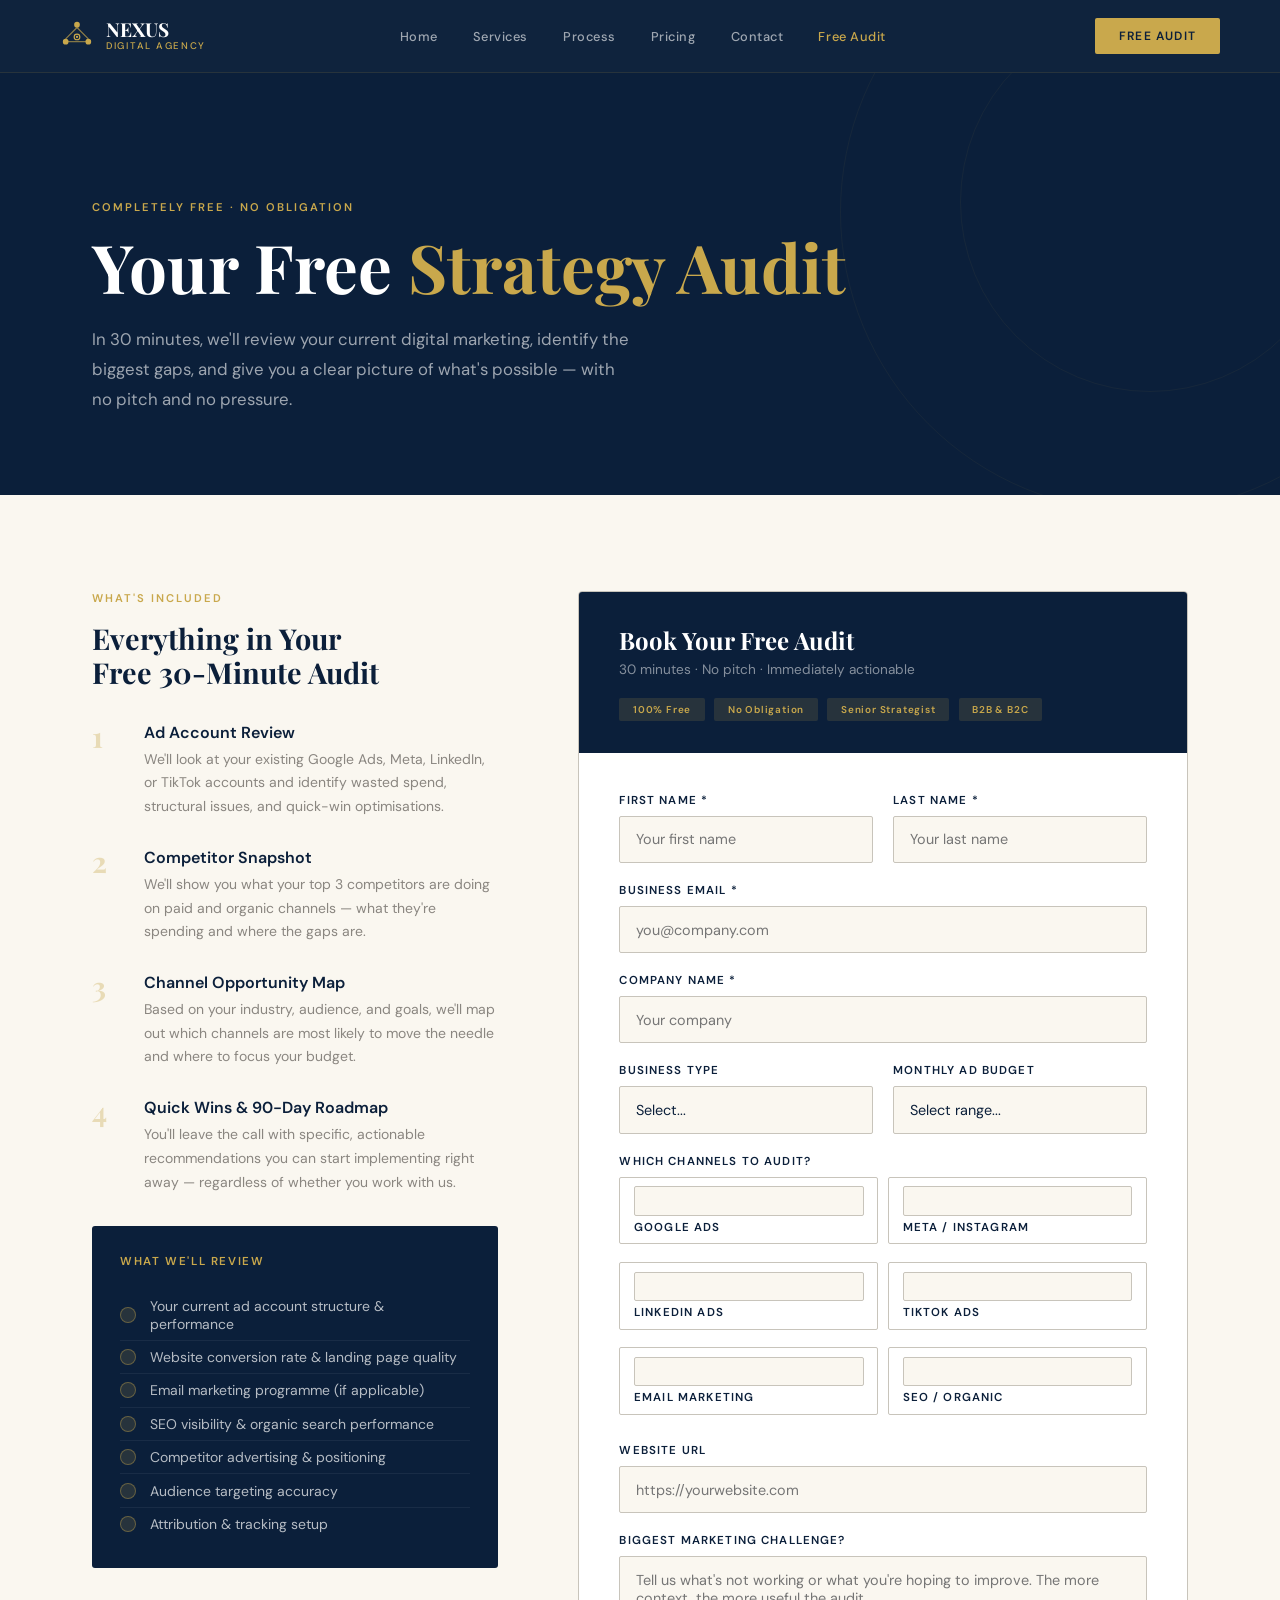
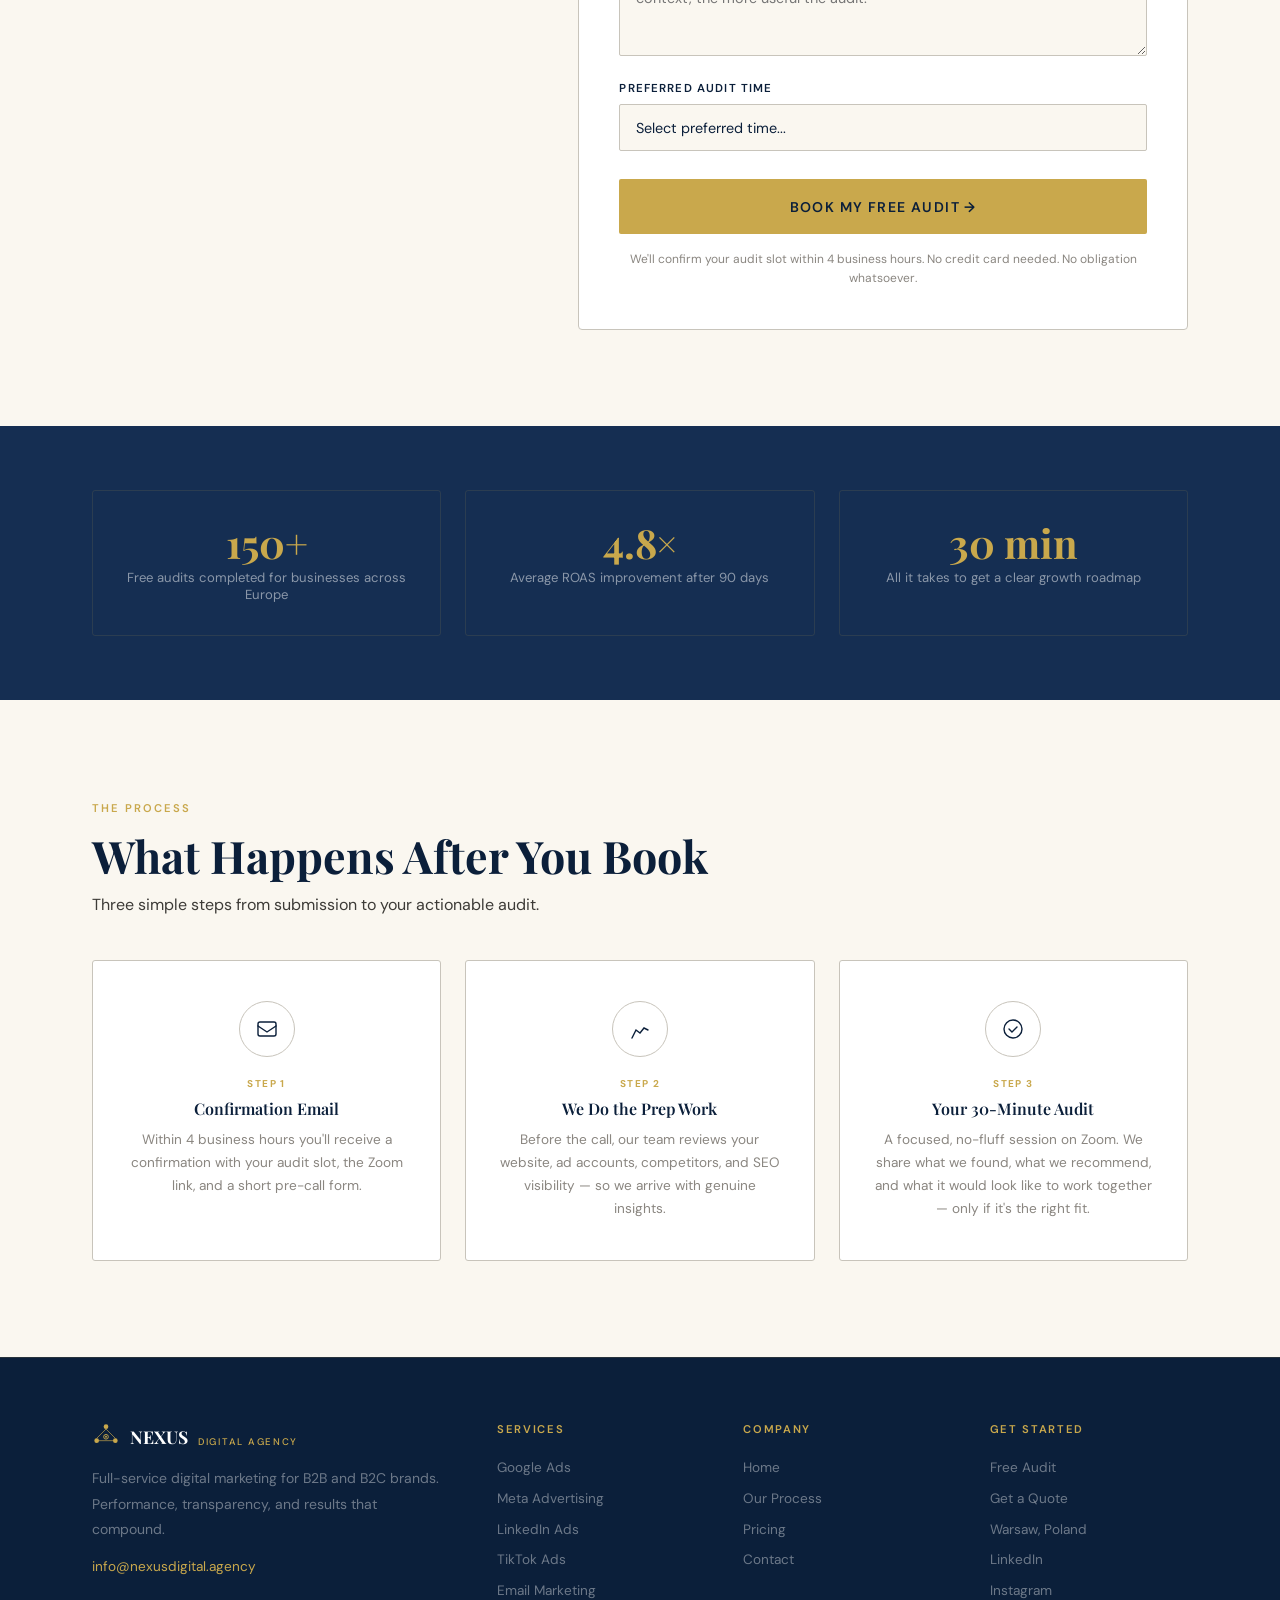
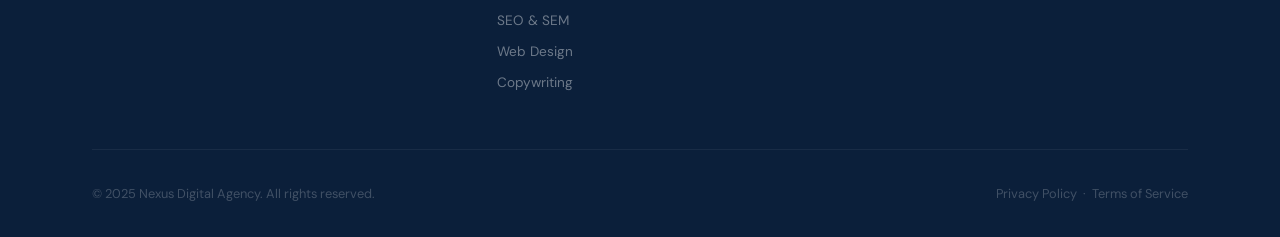
<file: free-audit.html>
<!DOCTYPE html>
<html lang="en">
<head>
<meta charset="UTF-8"/>
<meta name="viewport" content="width=device-width,initial-scale=1.0"/>
<title>Free Strategy Audit — Nexus Digital Agency</title>
<link rel="preconnect" href="https://fonts.googleapis.com"/>
<link rel="preconnect" href="https://fonts.gstatic.com" crossorigin/>
<link href="https://fonts.googleapis.com/css2?family=Playfair+Display:ital,wght@0,400;0,600;0,700;0,900;1,400&family=DM+Sans:wght@300;400;500;600&display=swap" rel="stylesheet"/>
<style>

:root{--navy:#0B1F3A;--navy-mid:#152E52;--navy-light:#1E3F6F;--gold:#C9A84C;--gold-light:#E8C96B;--gold-pale:#F5E6B8;--cream:#FAF7F0;--white:#FFFFFF;--gray-100:#F4F2EE;--gray-300:#C8C4BB;--gray-500:#8A8680;--gray-700:#3D3B37;--serif:'Playfair Display',Georgia,serif;--sans:'DM Sans',system-ui,sans-serif;--ease:cubic-bezier(.25,.46,.45,.94)}
*,*::before,*::after{box-sizing:border-box;margin:0;padding:0}
html{scroll-behavior:smooth}
body{font-family:var(--sans);background:var(--cream);color:var(--navy);overflow-x:hidden}
h1,h2,h3{font-family:var(--serif)}
h1{font-size:clamp(2.4rem,6vw,4.2rem);font-weight:700;line-height:1.1}
h2{font-size:clamp(1.8rem,4vw,2.8rem);font-weight:700;line-height:1.2}
h3{font-size:clamp(1rem,2vw,1.3rem);font-weight:600;line-height:1.4}
p{font-size:1rem;line-height:1.8;color:var(--gray-700)}
a{text-decoration:none;color:inherit}
.label{font-size:.7rem;font-weight:600;letter-spacing:.18em;text-transform:uppercase;color:var(--gold)}
.container{max-width:1160px;margin:0 auto;padding:0 2rem}
.section{padding:6rem 0}
.section-header{margin-bottom:4rem}
.section-header .label{margin-bottom:1rem;display:block}
.section-header h2{margin-bottom:1rem}
.section-header p{max-width:560px}
/* BUTTONS */
.btn{display:inline-block;font-family:var(--sans);font-size:.8rem;font-weight:600;letter-spacing:.1em;text-transform:uppercase;padding:1rem 2.5rem;border-radius:2px;cursor:pointer;transition:all .25s;border:none;outline:none}
.btn-gold{background:var(--gold);color:var(--navy)}.btn-gold:hover{background:var(--gold-light);transform:translateY(-2px)}
.btn-outline{background:transparent;color:rgba(255,255,255,.9);border:1px solid rgba(255,255,255,.35)}.btn-outline:hover{border-color:var(--gold);color:var(--gold);transform:translateY(-2px)}
.btn-navy{background:var(--navy);color:var(--white)}.btn-navy:hover{background:var(--navy-light);transform:translateY(-2px)}
/* NAVBAR */
.navbar{position:fixed;top:0;left:0;right:0;z-index:999;background:rgba(11,31,58,.98);border-bottom:1px solid rgba(201,168,76,.15);padding:0 2rem}
.navbar-inner{max-width:1160px;margin:0 auto;height:72px;display:flex;align-items:center;justify-content:space-between}
.navbar-logo{display:flex;align-items:center;gap:12px}
.navbar-logo-text .name{font-family:var(--serif);font-size:1.2rem;font-weight:700;color:var(--white);line-height:1}
.navbar-logo-text .tagline{font-size:.6rem;font-weight:500;letter-spacing:.18em;text-transform:uppercase;color:var(--gold)}
.navbar-nav{display:flex;align-items:center;list-style:none;gap:0}
.navbar-nav a{font-size:.8rem;font-weight:500;letter-spacing:.04em;color:rgba(255,255,255,.6);padding:.5rem 1.1rem;transition:color .2s;display:block}
.navbar-nav a:hover,.navbar-nav a.active{color:var(--gold)}
.navbar-cta{font-size:.75rem;font-weight:600;letter-spacing:.1em;text-transform:uppercase;background:var(--gold);color:var(--navy);padding:.65rem 1.5rem;border-radius:2px;transition:all .2s;margin-left:1rem;white-space:nowrap}
.navbar-cta:hover{background:var(--gold-light)}
.hamburger{display:none;flex-direction:column;gap:5px;cursor:pointer;padding:.5rem;background:none;border:none}
.hamburger span{display:block;width:22px;height:2px;background:var(--white)}
@media(max-width:768px){
  .hamburger{display:flex}
  .navbar-cta{display:none}
  .navbar-nav{display:none;position:absolute;top:72px;left:0;right:0;background:var(--navy);padding:1rem 2rem 1.5rem;flex-direction:column;align-items:flex-start;border-top:1px solid rgba(201,168,76,.15)}
  .navbar-nav.open{display:flex}
  .navbar-nav a{padding:.75rem 0;width:100%;border-bottom:1px solid rgba(255,255,255,.05)}
}
/* PAGE HERO */
.page-hero{background:var(--navy);padding:8rem 0 5rem;position:relative;overflow:hidden;margin-top:72px}
.page-hero-ring{position:absolute;border-radius:50%;border:1px solid rgba(201,168,76,.06)}
.page-hero .label{margin-bottom:1rem;display:block}
.page-hero h1{color:var(--white);margin-bottom:1.25rem}
.page-hero h1 em{font-style:normal;color:var(--gold)}
.page-hero-desc{font-size:1.05rem;color:rgba(255,255,255,.6);max-width:540px;line-height:1.8}
/* FOOTER */
footer{background:var(--navy);padding:4rem 0 2rem;border-top:1px solid rgba(201,168,76,.15)}
.footer-grid{display:grid;grid-template-columns:1.8fr 1fr 1fr 1fr;gap:3rem;margin-bottom:3rem}
.footer-brand p{font-size:.875rem;color:rgba(255,255,255,.4);line-height:1.8;margin-top:1rem}
.footer-col h4{font-size:.7rem;font-weight:600;letter-spacing:.15em;text-transform:uppercase;color:var(--gold);margin-bottom:1.25rem}
.footer-links{list-style:none}
.footer-links li{margin-bottom:.6rem}
.footer-links a{font-size:.85rem;color:rgba(255,255,255,.4);transition:color .2s}
.footer-links a:hover{color:var(--gold)}
.footer-bottom{padding-top:2rem;border-top:1px solid rgba(255,255,255,.06);display:flex;justify-content:space-between;align-items:center;flex-wrap:wrap;gap:1rem}
.footer-bottom p{font-size:.8rem;color:rgba(255,255,255,.22)}
@media(max-width:900px){.footer-grid{grid-template-columns:1fr 1fr}}
@media(max-width:560px){.footer-grid{grid-template-columns:1fr}}
/* CTA BAND */
.cta-band{background:var(--gold);padding:5rem 0;text-align:center}
.cta-band h2{color:var(--navy);margin-bottom:1rem}
.cta-band p{color:rgba(11,31,58,.7);max-width:520px;margin:0 auto 2.5rem;font-size:1rem}


.audit-grid{display:grid;grid-template-columns:1fr 1.5fr;gap:5rem;align-items:start}
.audit-benefit{display:flex;gap:1.25rem;align-items:flex-start;margin-bottom:1.75rem}
.audit-benefit-num{font-family:var(--serif);font-size:1.8rem;font-weight:700;color:var(--gold);opacity:.35;line-height:1;flex-shrink:0;width:32px}
.audit-benefit h4{font-size:1rem;font-weight:600;color:var(--navy);margin-bottom:.3rem}
.audit-benefit p{font-size:.875rem;color:var(--gray-500);line-height:1.7}
.audit-checklist{background:var(--navy);border-radius:3px;padding:1.75rem;margin-top:2rem}
.audit-checklist h4{font-size:.72rem;font-weight:600;letter-spacing:.14em;text-transform:uppercase;color:var(--gold);margin-bottom:1.25rem}
.audit-check-item{display:flex;align-items:center;gap:.85rem;font-size:.875rem;color:rgba(255,255,255,.7);padding:.45rem 0;border-bottom:1px solid rgba(255,255,255,.06)}
.audit-check-item:last-child{border-bottom:none}
.audit-check-item::before{content:'';width:16px;height:16px;border-radius:50%;background:rgba(201,168,76,.15);border:1px solid rgba(201,168,76,.4);flex-shrink:0}
.audit-form-wrap{background:var(--white);border:1px solid var(--gray-300);border-radius:4px;overflow:hidden}
.audit-form-header{background:var(--navy);padding:2rem 2.5rem}
.audit-form-header-title{font-family:var(--serif);font-size:1.5rem;font-weight:700;color:var(--white);margin-bottom:.35rem}
.audit-form-header-sub{font-size:.85rem;color:rgba(255,255,255,.5)}
.audit-badges{display:flex;gap:.6rem;margin-top:1.25rem;flex-wrap:wrap}
.audit-badge{font-size:.62rem;font-weight:600;letter-spacing:.08em;background:rgba(201,168,76,.15);color:var(--gold);padding:.3rem .85rem;border-radius:2px}
.audit-form-body{padding:2.5rem}
.channel-checks{display:grid;grid-template-columns:1fr 1fr;gap:.6rem;margin-bottom:.5rem}
.channel-check{display:flex;align-items:center;gap:.6rem;cursor:pointer;padding:.55rem .85rem;border:1px solid var(--gray-300);border-radius:2px;transition:all .2s;font-size:.82rem;color:var(--gray-700)}
.channel-check:hover{border-color:var(--gold);background:var(--cream)}
.channel-check input{accent-color:var(--navy);width:14px;height:14px;flex-shrink:0}
.form-group{margin-bottom:1.25rem}
.form-group label{display:block;font-size:.72rem;font-weight:600;letter-spacing:.1em;text-transform:uppercase;color:var(--navy);margin-bottom:.5rem}
.form-group input,.form-group select,.form-group textarea{width:100%;font-family:var(--sans);font-size:.9rem;color:var(--navy);background:var(--cream);border:1px solid var(--gray-300);border-radius:2px;padding:.85rem 1rem;outline:none;transition:border-color .2s;-webkit-appearance:none;appearance:none}
.form-group input:focus,.form-group select:focus,.form-group textarea:focus{border-color:var(--gold);background:var(--white)}
.form-group textarea{resize:vertical;min-height:100px}
.form-row{display:grid;grid-template-columns:1fr 1fr;gap:1.25rem}
.audit-submit{width:100%;padding:1.15rem;font-family:var(--sans);font-size:.88rem;font-weight:600;letter-spacing:.1em;text-transform:uppercase;background:var(--gold);color:var(--navy);border:none;border-radius:2px;cursor:pointer;transition:all .25s;margin-top:.5rem}
.audit-submit:hover{background:var(--gold-light)}
.form-note{font-size:.75rem;color:var(--gray-500);text-align:center;margin-top:1rem;line-height:1.6}
.success-state{display:none;text-align:center;padding:3rem 2rem}
.success-icon{width:64px;height:64px;background:rgba(201,168,76,.12);border-radius:50%;display:flex;align-items:center;justify-content:center;margin:0 auto 1.5rem}
.success-state h3{font-size:1.4rem;color:var(--navy);margin-bottom:.75rem}
.success-state p{font-size:.9rem;color:var(--gray-500);max-width:340px;margin:0 auto;line-height:1.75}
.proof-grid{display:grid;grid-template-columns:repeat(3,1fr);gap:1.5rem}
.proof-stat{text-align:center;padding:2rem 1.5rem;border:1px solid rgba(201,168,76,.12);border-radius:3px}
.proof-stat-num{font-family:var(--serif);font-size:2.5rem;font-weight:700;color:var(--gold);line-height:1;margin-bottom:.4rem}
.proof-stat-label{font-size:.82rem;color:rgba(255,255,255,.5)}
.next-grid{display:grid;grid-template-columns:repeat(3,1fr);gap:1.5rem;margin-top:2.5rem}
.next-card{text-align:center;padding:2.5rem 2rem;background:var(--white);border:1px solid var(--gray-300);border-radius:3px}
.next-icon{width:56px;height:56px;border-radius:50%;border:1px solid var(--gray-300);display:flex;align-items:center;justify-content:center;margin:0 auto 1.25rem}
.next-step-num{font-size:.62rem;font-weight:700;letter-spacing:.14em;text-transform:uppercase;color:var(--gold);margin-bottom:.5rem}
.next-card h3{font-size:1rem;margin-bottom:.5rem}
.next-card p{font-size:.85rem;color:var(--gray-500);line-height:1.7}
@media(max-width:960px){.audit-grid{grid-template-columns:1fr}.form-row{grid-template-columns:1fr}.proof-grid,.next-grid{grid-template-columns:1fr}}
@media(max-width:560px){.channel-checks{grid-template-columns:1fr}}

</style>
</head>
<body>
<nav class="navbar" id="site-nav">
  <div class="navbar-inner">
    <a href="index.html" class="navbar-logo"><svg width="34" height="34" viewBox="0 0 36 36" fill="none"><circle cx="18" cy="6" r="3" fill="#C9A84C"/><circle cx="30" cy="24" r="3" fill="#C9A84C"/><circle cx="6" cy="24" r="3" fill="#C9A84C"/><line x1="18" y1="9" x2="6" y2="21" stroke="#C9A84C" stroke-width="1.2" opacity="0.7"/><line x1="18" y1="9" x2="30" y2="21" stroke="#C9A84C" stroke-width="1.2" opacity="0.7"/><line x1="6" y1="24" x2="30" y2="24" stroke="#C9A84C" stroke-width="1.2" opacity="0.7"/><circle cx="18" cy="19" r="3" fill="none" stroke="#C9A84C" stroke-width="1.2"/><circle cx="18" cy="19" r="1.2" fill="#C9A84C"/></svg><div class="navbar-logo-text"><div class="name">NEXUS</div><div class="tagline">Digital Agency</div></div></a>
    <ul class="navbar-nav" id="navMenu"><li><a href="index.html">Home</a></li><li><a href="services.html">Services</a></li><li><a href="process.html">Process</a></li><li><a href="pricing.html">Pricing</a></li><li><a href="contact.html">Contact</a></li><li><a href="free-audit.html" class="active">Free Audit</a></li></ul>
    <a href="free-audit.html" class="navbar-cta">Free Audit</a>
    <button class="hamburger" onclick="document.getElementById('navMenu').classList.toggle('open')" aria-label="Menu"><span></span><span></span><span></span></button>
  </div>
</nav>
<main>

<section class="page-hero">
  <div class="page-hero-ring" style="width:600px;height:600px;top:-160px;right:-160px"></div>
  <div class="page-hero-ring" style="width:380px;height:380px;top:-60px;right:-60px"></div>
  <div class="container">
    <span class="label">Completely Free &middot; No Obligation</span>
    <h1>Your Free <em>Strategy Audit</em></h1>
    <p class="page-hero-desc">In 30 minutes, we'll review your current digital marketing, identify the biggest gaps, and give you a clear picture of what's possible — with no pitch and no pressure.</p>
  </div>
</section>

<section class="section" style="background:var(--cream)">
  <div class="container">
    <div class="audit-grid">
      <div>
        <span class="label" style="margin-bottom:1rem;display:block">What's Included</span>
        <h2 style="margin-bottom:2rem;font-size:1.8rem">Everything in Your<br/>Free 30-Minute Audit</h2>
        <div class="audit-benefit"><div class="audit-benefit-num">1</div><div><h4>Ad Account Review</h4><p>We'll look at your existing Google Ads, Meta, LinkedIn, or TikTok accounts and identify wasted spend, structural issues, and quick-win optimisations.</p></div></div>
        <div class="audit-benefit"><div class="audit-benefit-num">2</div><div><h4>Competitor Snapshot</h4><p>We'll show you what your top 3 competitors are doing on paid and organic channels — what they're spending and where the gaps are.</p></div></div>
        <div class="audit-benefit"><div class="audit-benefit-num">3</div><div><h4>Channel Opportunity Map</h4><p>Based on your industry, audience, and goals, we'll map out which channels are most likely to move the needle and where to focus your budget.</p></div></div>
        <div class="audit-benefit"><div class="audit-benefit-num">4</div><div><h4>Quick Wins &amp; 90-Day Roadmap</h4><p>You'll leave the call with specific, actionable recommendations you can start implementing right away — regardless of whether you work with us.</p></div></div>
        <div class="audit-checklist">
          <h4>What We'll Review</h4>
          <div class="audit-check-item">Your current ad account structure &amp; performance</div>
          <div class="audit-check-item">Website conversion rate &amp; landing page quality</div>
          <div class="audit-check-item">Email marketing programme (if applicable)</div>
          <div class="audit-check-item">SEO visibility &amp; organic search performance</div>
          <div class="audit-check-item">Competitor advertising &amp; positioning</div>
          <div class="audit-check-item">Audience targeting accuracy</div>
          <div class="audit-check-item">Attribution &amp; tracking setup</div>
        </div>
      </div>
      <div>
        <div class="audit-form-wrap">
          <div class="audit-form-header">
            <div class="audit-form-header-title">Book Your Free Audit</div>
            <div class="audit-form-header-sub">30 minutes &middot; No pitch &middot; Immediately actionable</div>
            <div class="audit-badges"><span class="audit-badge">100% Free</span><span class="audit-badge">No Obligation</span><span class="audit-badge">Senior Strategist</span><span class="audit-badge">B2B &amp; B2C</span></div>
          </div>
          <div class="audit-form-body">
            <div id="auditForm">
              <div class="form-row"><div class="form-group"><label>First Name *</label><input type="text" id="firstName" placeholder="Your first name" required/></div><div class="form-group"><label>Last Name *</label><input type="text" placeholder="Your last name" required/></div></div>
              <div class="form-group"><label>Business Email *</label><input type="email" placeholder="you@company.com" required/></div>
              <div class="form-group"><label>Company Name *</label><input type="text" placeholder="Your company" required/></div>
              <div class="form-row"><div class="form-group"><label>Business Type</label><select><option value="">Select...</option><option>B2B</option><option>B2C</option><option>Both</option></select></div><div class="form-group"><label>Monthly Ad Budget</label><select><option value="">Select range...</option><option>Under $1,000</option><option>$1,000 – $5,000</option><option>$5,000 – $15,000</option><option>$15,000+</option><option>No budget yet</option></select></div></div>
              <div class="form-group">
                <label>Which channels to audit?</label>
                <div class="channel-checks">
                  <label class="channel-check"><input type="checkbox"/> Google Ads</label>
                  <label class="channel-check"><input type="checkbox"/> Meta / Instagram</label>
                  <label class="channel-check"><input type="checkbox"/> LinkedIn Ads</label>
                  <label class="channel-check"><input type="checkbox"/> TikTok Ads</label>
                  <label class="channel-check"><input type="checkbox"/> Email Marketing</label>
                  <label class="channel-check"><input type="checkbox"/> SEO / Organic</label>
                </div>
              </div>
              <div class="form-group"><label>Website URL</label><input type="url" placeholder="https://yourwebsite.com"/></div>
              <div class="form-group"><label>Biggest Marketing Challenge?</label><textarea placeholder="Tell us what's not working or what you're hoping to improve. The more context, the more useful the audit."></textarea></div>
              <div class="form-group"><label>Preferred Audit Time</label><select><option value="">Select preferred time...</option><option>Morning (9:00–12:00 CET)</option><option>Afternoon (12:00–16:00 CET)</option><option>Late Afternoon (16:00–18:00 CET)</option><option>Any time — just propose something</option></select></div>
              <button class="audit-submit" onclick="submitAudit()">Book My Free Audit &rarr;</button>
              <div class="form-note">We'll confirm your audit slot within 4 business hours. No credit card needed. No obligation whatsoever.</div>
            </div>
            <div class="success-state" id="successState">
              <div class="success-icon"><svg width="28" height="28" viewBox="0 0 28 28" fill="none" stroke="#C9A84C" stroke-width="2" stroke-linecap="round"><path d="M5 14l6 6 12-12"/></svg></div>
              <h3>You're Booked!</h3>
              <p>Thank you! We'll reach out within 4 business hours to confirm your audit time.</p>
              <a href="index.html" style="display:inline-block;margin-top:1.5rem;font-size:.8rem;font-weight:600;letter-spacing:.08em;text-transform:uppercase;color:var(--gold);border-bottom:1px solid var(--gold-pale);padding-bottom:2px">Return to Home &rarr;</a>
            </div>
          </div>
        </div>
      </div>
    </div>
  </div>
</section>

<div style="background:var(--navy-mid);padding:4rem 0">
  <div class="container">
    <div class="proof-grid">
      <div class="proof-stat"><div class="proof-stat-num">150+</div><div class="proof-stat-label">Free audits completed for businesses across Europe</div></div>
      <div class="proof-stat"><div class="proof-stat-num">4.8&times;</div><div class="proof-stat-label">Average ROAS improvement after 90 days</div></div>
      <div class="proof-stat"><div class="proof-stat-num">30 min</div><div class="proof-stat-label">All it takes to get a clear growth roadmap</div></div>
    </div>
  </div>
</div>

<section class="section" style="background:var(--cream)">
  <div class="container">
    <span class="label">The Process</span>
    <h2 style="margin-top:.75rem;margin-bottom:.5rem">What Happens After You Book</h2>
    <p>Three simple steps from submission to your actionable audit.</p>
    <div class="next-grid">
      <div class="next-card"><div class="next-icon"><svg width="22" height="22" viewBox="0 0 22 22" fill="none" stroke="var(--navy)" stroke-width="1.4" stroke-linecap="round"><rect x="2" y="4" width="18" height="14" rx="2"/><path d="M2 8l9 6 9-6"/></svg></div><div class="next-step-num">Step 1</div><h3>Confirmation Email</h3><p>Within 4 business hours you'll receive a confirmation with your audit slot, the Zoom link, and a short pre-call form.</p></div>
      <div class="next-card"><div class="next-icon"><svg width="22" height="22" viewBox="0 0 22 22" fill="none" stroke="var(--navy)" stroke-width="1.4" stroke-linecap="round"><path d="M3 20l4-8 4 3 4-5 4 2"/></svg></div><div class="next-step-num">Step 2</div><h3>We Do the Prep Work</h3><p>Before the call, our team reviews your website, ad accounts, competitors, and SEO visibility — so we arrive with genuine insights.</p></div>
      <div class="next-card"><div class="next-icon"><svg width="22" height="22" viewBox="0 0 22 22" fill="none" stroke="var(--navy)" stroke-width="1.4" stroke-linecap="round"><circle cx="11" cy="11" r="9"/><path d="M7 11l3 3 5-5"/></svg></div><div class="next-step-num">Step 3</div><h3>Your 30-Minute Audit</h3><p>A focused, no-fluff session on Zoom. We share what we found, what we recommend, and what it would look like to work together — only if it's the right fit.</p></div>
    </div>
  </div>
</section>
<script>function submitAudit(){var n=document.getElementById('firstName');if(!n||!n.value.trim()){n&&n.focus();return;}document.getElementById('auditForm').style.display='none';document.getElementById('successState').style.display='block';}</script>

</main>
<footer id="site-footer">
  <div class="container">
    <div class="footer-grid">
      <div class="footer-brand">
        <div style="display:flex;align-items:center;gap:10px;margin-bottom:.5rem"><svg width="28" height="28" viewBox="0 0 36 36" fill="none"><circle cx="18" cy="6" r="3" fill="#C9A84C"/><circle cx="30" cy="24" r="3" fill="#C9A84C"/><circle cx="6" cy="24" r="3" fill="#C9A84C"/><line x1="18" y1="9" x2="6" y2="21" stroke="#C9A84C" stroke-width="1.2" opacity="0.7"/><line x1="18" y1="9" x2="30" y2="21" stroke="#C9A84C" stroke-width="1.2" opacity="0.7"/><line x1="6" y1="24" x2="30" y2="24" stroke="#C9A84C" stroke-width="1.2" opacity="0.7"/><circle cx="18" cy="19" r="3" fill="none" stroke="#C9A84C" stroke-width="1.2"/><circle cx="18" cy="19" r="1.2" fill="#C9A84C"/></svg><span style="font-family:'Playfair Display',serif;font-size:1.1rem;font-weight:700;color:#fff">NEXUS</span><span style="font-size:.6rem;font-weight:500;letter-spacing:.18em;text-transform:uppercase;color:#C9A84C;align-self:flex-end;padding-bottom:2px">Digital Agency</span></div>
        <p>Full-service digital marketing for B2B and B2C brands. Performance, transparency, and results that compound.</p>
        <p style="margin-top:.75rem"><a href="mailto:info@nexusdigital.agency" style="color:#C9A84C;font-size:.85rem">info@nexusdigital.agency</a></p>
      </div>
      <div class="footer-col"><h4>Services</h4><ul class="footer-links"><li><a href="services.html">Google Ads</a></li><li><a href="services.html">Meta Advertising</a></li><li><a href="services.html">LinkedIn Ads</a></li><li><a href="services.html">TikTok Ads</a></li><li><a href="services.html">Email Marketing</a></li><li><a href="services.html">SEO &amp; SEM</a></li><li><a href="services.html">Web Design</a></li><li><a href="services.html">Copywriting</a></li></ul></div>
      <div class="footer-col"><h4>Company</h4><ul class="footer-links"><li><a href="index.html">Home</a></li><li><a href="process.html">Our Process</a></li><li><a href="pricing.html">Pricing</a></li><li><a href="contact.html">Contact</a></li></ul></div>
      <div class="footer-col"><h4>Get Started</h4><ul class="footer-links"><li><a href="free-audit.html">Free Audit</a></li><li><a href="contact.html">Get a Quote</a></li><li><a href="contact.html">Warsaw, Poland</a></li><li><a href="#">LinkedIn</a></li><li><a href="#">Instagram</a></li></ul></div>
    </div>
    <div class="footer-bottom"><p>&copy; 2025 Nexus Digital Agency. All rights reserved.</p><p>Privacy Policy &nbsp;&middot;&nbsp; Terms of Service</p></div>
  </div>
</footer>
</body>
</html>
</file>
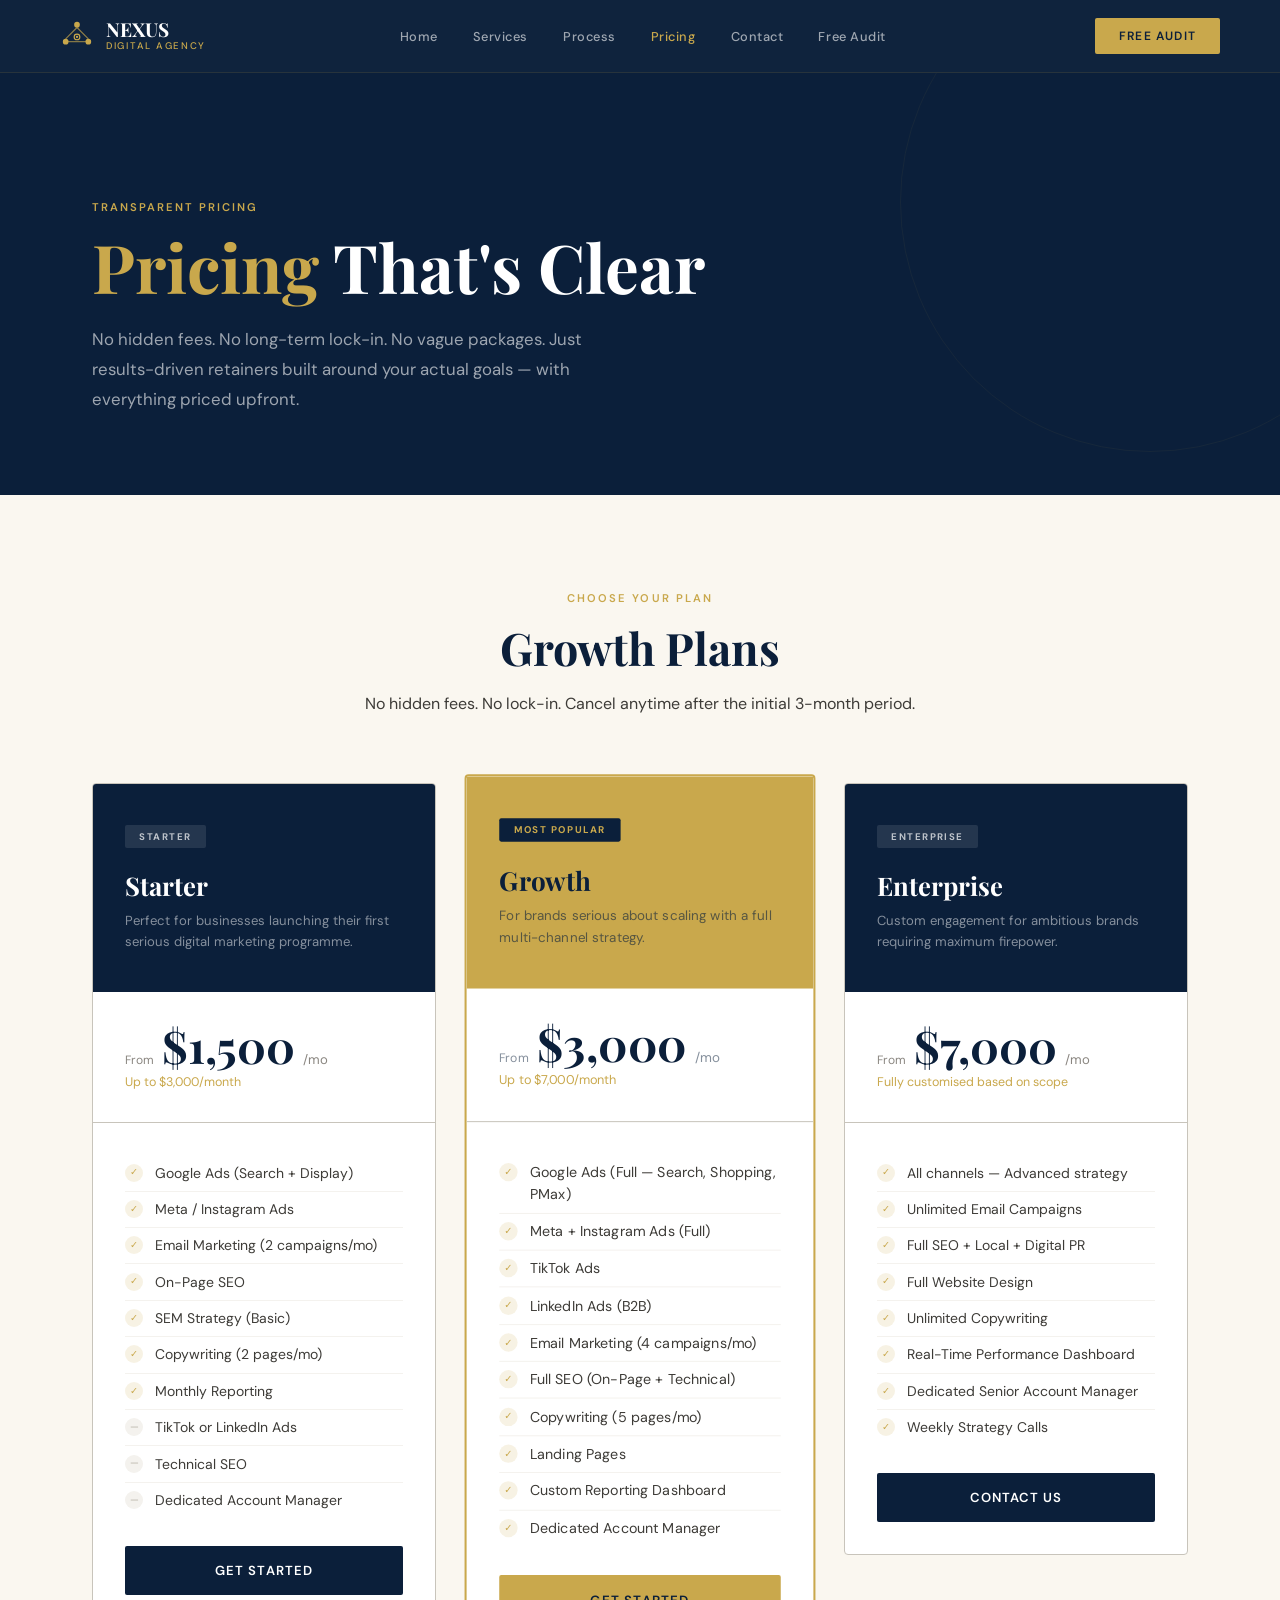
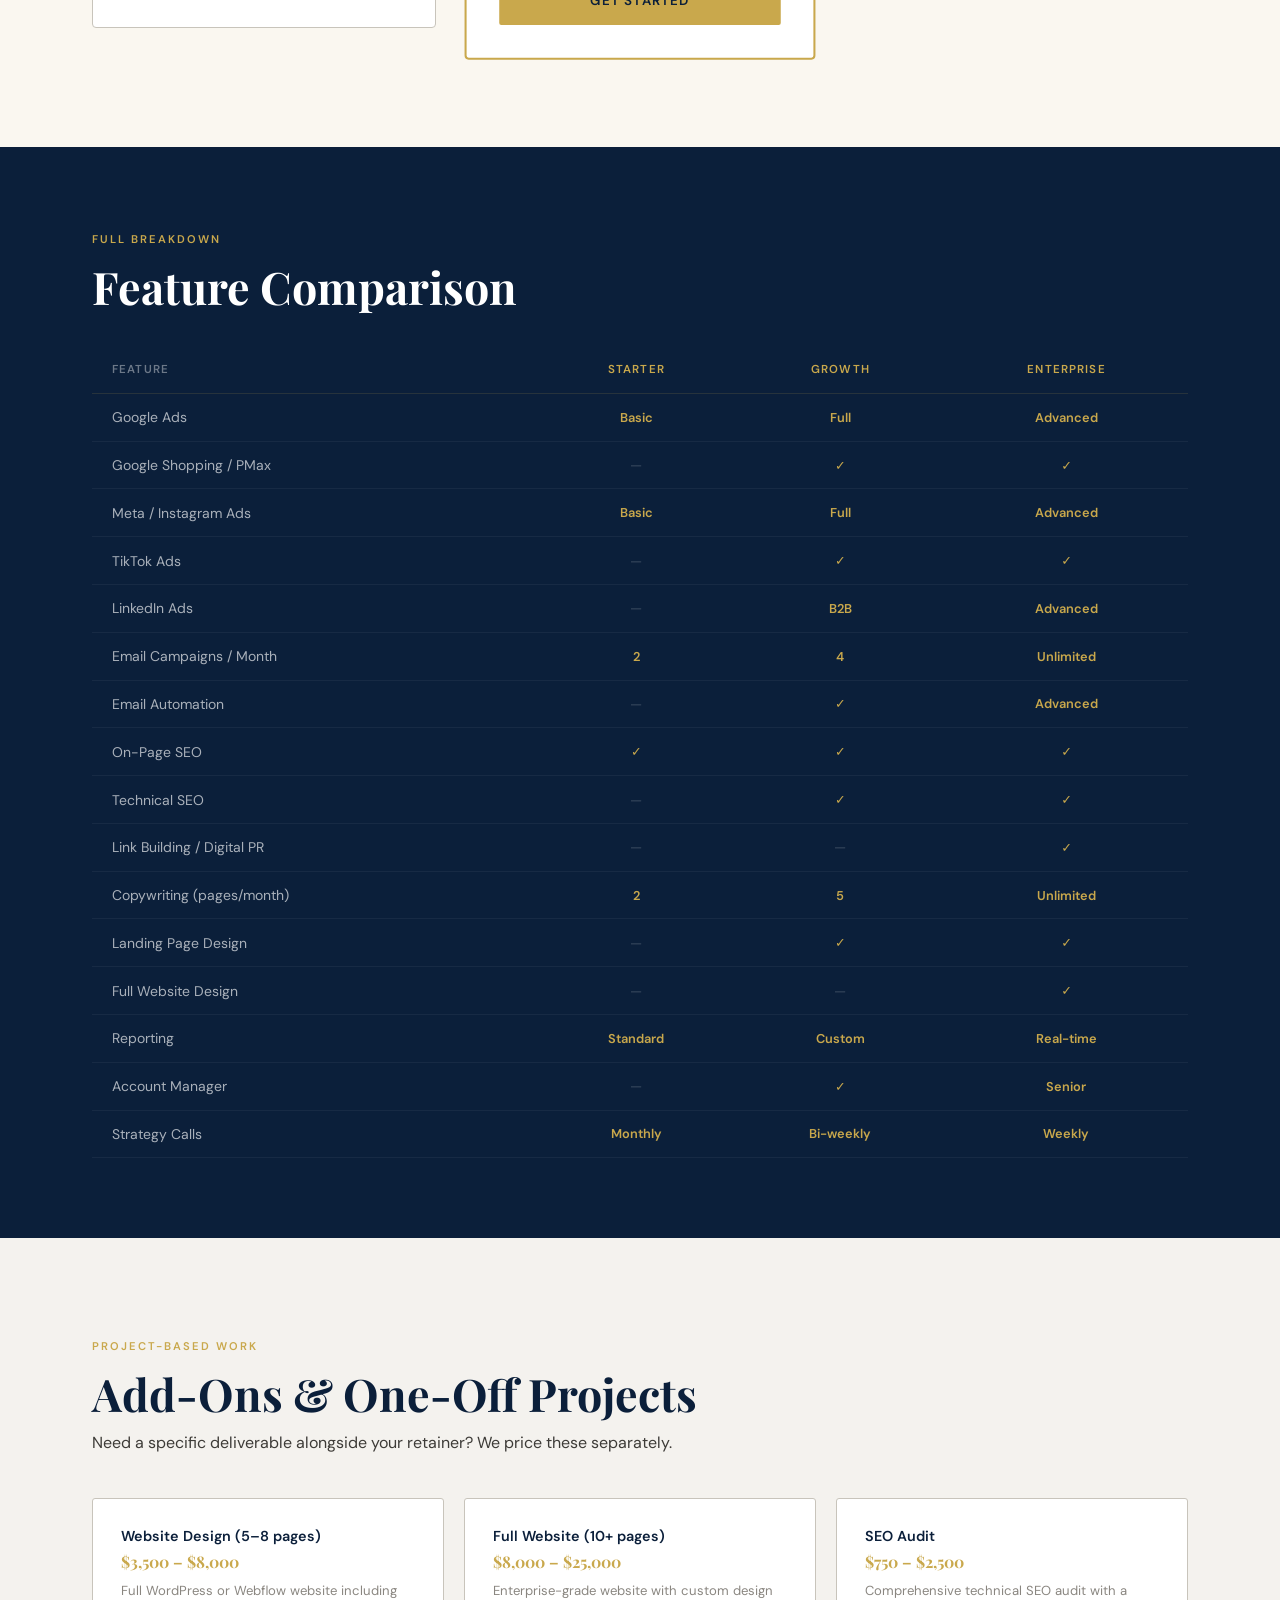
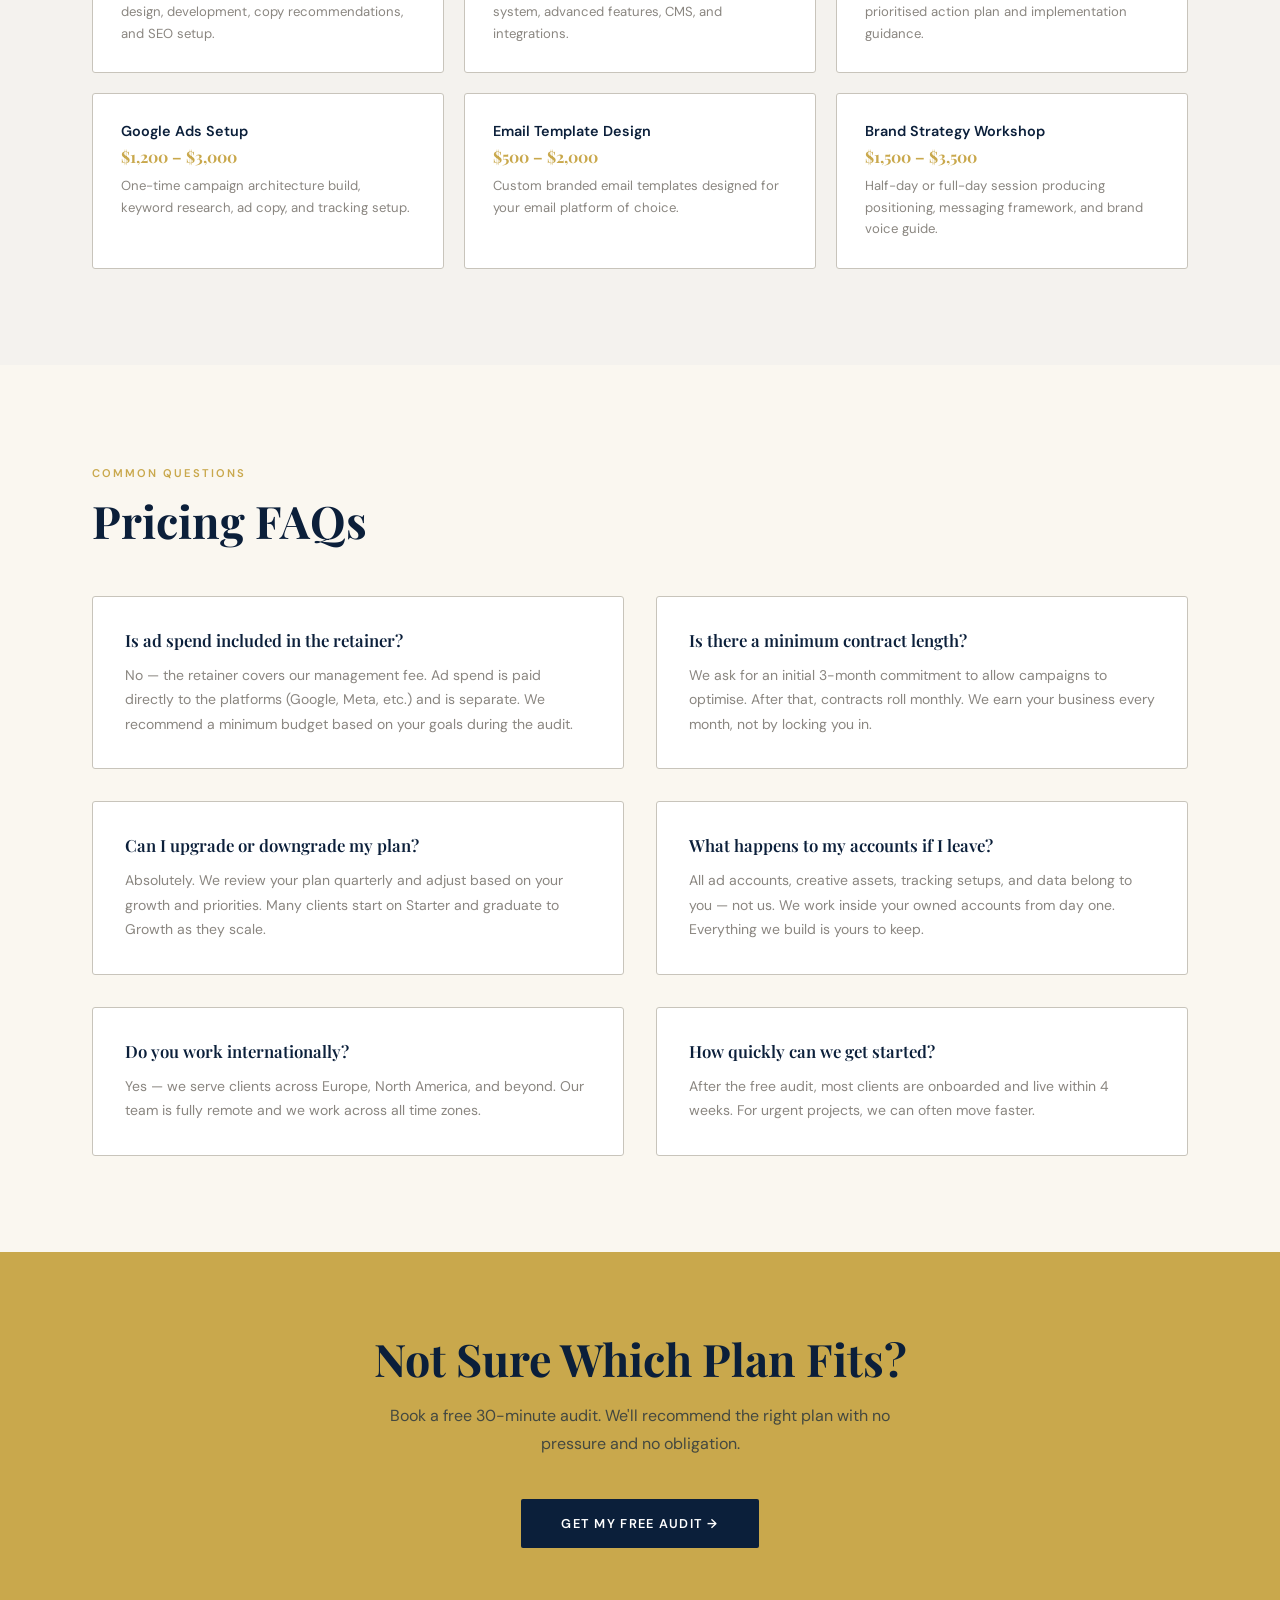
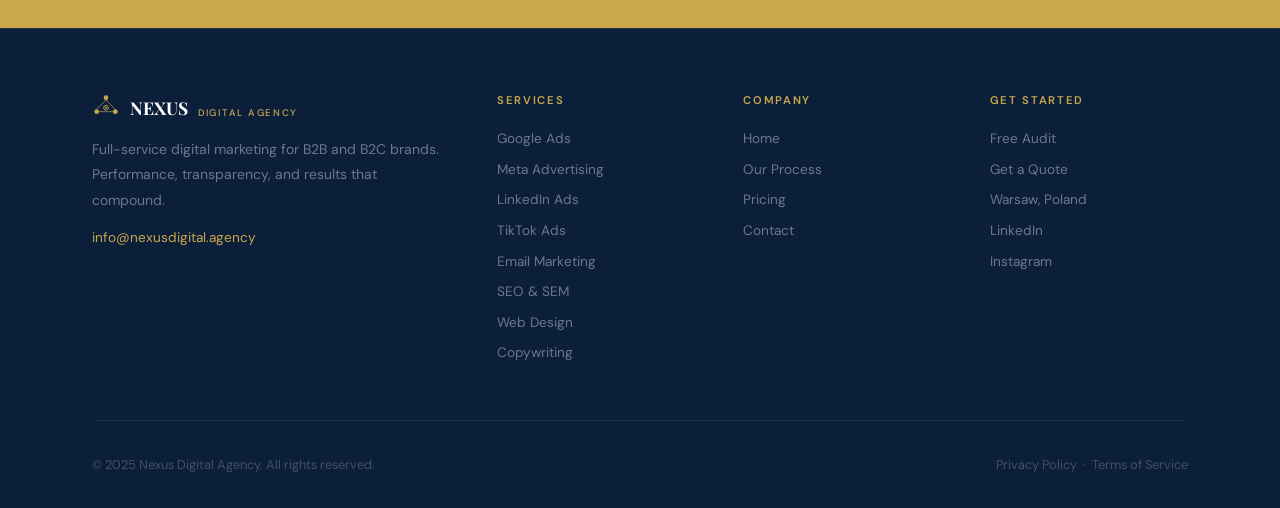
<file: pricing.html>
<!DOCTYPE html>
<html lang="en">
<head>
<meta charset="UTF-8"/>
<meta name="viewport" content="width=device-width,initial-scale=1.0"/>
<title>Pricing — Nexus Digital Agency</title>
<link rel="preconnect" href="https://fonts.googleapis.com"/>
<link rel="preconnect" href="https://fonts.gstatic.com" crossorigin/>
<link href="https://fonts.googleapis.com/css2?family=Playfair+Display:ital,wght@0,400;0,600;0,700;0,900;1,400&family=DM+Sans:wght@300;400;500;600&display=swap" rel="stylesheet"/>
<style>

:root{--navy:#0B1F3A;--navy-mid:#152E52;--navy-light:#1E3F6F;--gold:#C9A84C;--gold-light:#E8C96B;--gold-pale:#F5E6B8;--cream:#FAF7F0;--white:#FFFFFF;--gray-100:#F4F2EE;--gray-300:#C8C4BB;--gray-500:#8A8680;--gray-700:#3D3B37;--serif:'Playfair Display',Georgia,serif;--sans:'DM Sans',system-ui,sans-serif;--ease:cubic-bezier(.25,.46,.45,.94)}
*,*::before,*::after{box-sizing:border-box;margin:0;padding:0}
html{scroll-behavior:smooth}
body{font-family:var(--sans);background:var(--cream);color:var(--navy);overflow-x:hidden}
h1,h2,h3{font-family:var(--serif)}
h1{font-size:clamp(2.4rem,6vw,4.2rem);font-weight:700;line-height:1.1}
h2{font-size:clamp(1.8rem,4vw,2.8rem);font-weight:700;line-height:1.2}
h3{font-size:clamp(1rem,2vw,1.3rem);font-weight:600;line-height:1.4}
p{font-size:1rem;line-height:1.8;color:var(--gray-700)}
a{text-decoration:none;color:inherit}
.label{font-size:.7rem;font-weight:600;letter-spacing:.18em;text-transform:uppercase;color:var(--gold)}
.container{max-width:1160px;margin:0 auto;padding:0 2rem}
.section{padding:6rem 0}
.section-header{margin-bottom:4rem}
.section-header .label{margin-bottom:1rem;display:block}
.section-header h2{margin-bottom:1rem}
.section-header p{max-width:560px}
/* BUTTONS */
.btn{display:inline-block;font-family:var(--sans);font-size:.8rem;font-weight:600;letter-spacing:.1em;text-transform:uppercase;padding:1rem 2.5rem;border-radius:2px;cursor:pointer;transition:all .25s;border:none;outline:none}
.btn-gold{background:var(--gold);color:var(--navy)}.btn-gold:hover{background:var(--gold-light);transform:translateY(-2px)}
.btn-outline{background:transparent;color:rgba(255,255,255,.9);border:1px solid rgba(255,255,255,.35)}.btn-outline:hover{border-color:var(--gold);color:var(--gold);transform:translateY(-2px)}
.btn-navy{background:var(--navy);color:var(--white)}.btn-navy:hover{background:var(--navy-light);transform:translateY(-2px)}
/* NAVBAR */
.navbar{position:fixed;top:0;left:0;right:0;z-index:999;background:rgba(11,31,58,.98);border-bottom:1px solid rgba(201,168,76,.15);padding:0 2rem}
.navbar-inner{max-width:1160px;margin:0 auto;height:72px;display:flex;align-items:center;justify-content:space-between}
.navbar-logo{display:flex;align-items:center;gap:12px}
.navbar-logo-text .name{font-family:var(--serif);font-size:1.2rem;font-weight:700;color:var(--white);line-height:1}
.navbar-logo-text .tagline{font-size:.6rem;font-weight:500;letter-spacing:.18em;text-transform:uppercase;color:var(--gold)}
.navbar-nav{display:flex;align-items:center;list-style:none;gap:0}
.navbar-nav a{font-size:.8rem;font-weight:500;letter-spacing:.04em;color:rgba(255,255,255,.6);padding:.5rem 1.1rem;transition:color .2s;display:block}
.navbar-nav a:hover,.navbar-nav a.active{color:var(--gold)}
.navbar-cta{font-size:.75rem;font-weight:600;letter-spacing:.1em;text-transform:uppercase;background:var(--gold);color:var(--navy);padding:.65rem 1.5rem;border-radius:2px;transition:all .2s;margin-left:1rem;white-space:nowrap}
.navbar-cta:hover{background:var(--gold-light)}
.hamburger{display:none;flex-direction:column;gap:5px;cursor:pointer;padding:.5rem;background:none;border:none}
.hamburger span{display:block;width:22px;height:2px;background:var(--white)}
@media(max-width:768px){
  .hamburger{display:flex}
  .navbar-cta{display:none}
  .navbar-nav{display:none;position:absolute;top:72px;left:0;right:0;background:var(--navy);padding:1rem 2rem 1.5rem;flex-direction:column;align-items:flex-start;border-top:1px solid rgba(201,168,76,.15)}
  .navbar-nav.open{display:flex}
  .navbar-nav a{padding:.75rem 0;width:100%;border-bottom:1px solid rgba(255,255,255,.05)}
}
/* PAGE HERO */
.page-hero{background:var(--navy);padding:8rem 0 5rem;position:relative;overflow:hidden;margin-top:72px}
.page-hero-ring{position:absolute;border-radius:50%;border:1px solid rgba(201,168,76,.06)}
.page-hero .label{margin-bottom:1rem;display:block}
.page-hero h1{color:var(--white);margin-bottom:1.25rem}
.page-hero h1 em{font-style:normal;color:var(--gold)}
.page-hero-desc{font-size:1.05rem;color:rgba(255,255,255,.6);max-width:540px;line-height:1.8}
/* FOOTER */
footer{background:var(--navy);padding:4rem 0 2rem;border-top:1px solid rgba(201,168,76,.15)}
.footer-grid{display:grid;grid-template-columns:1.8fr 1fr 1fr 1fr;gap:3rem;margin-bottom:3rem}
.footer-brand p{font-size:.875rem;color:rgba(255,255,255,.4);line-height:1.8;margin-top:1rem}
.footer-col h4{font-size:.7rem;font-weight:600;letter-spacing:.15em;text-transform:uppercase;color:var(--gold);margin-bottom:1.25rem}
.footer-links{list-style:none}
.footer-links li{margin-bottom:.6rem}
.footer-links a{font-size:.85rem;color:rgba(255,255,255,.4);transition:color .2s}
.footer-links a:hover{color:var(--gold)}
.footer-bottom{padding-top:2rem;border-top:1px solid rgba(255,255,255,.06);display:flex;justify-content:space-between;align-items:center;flex-wrap:wrap;gap:1rem}
.footer-bottom p{font-size:.8rem;color:rgba(255,255,255,.22)}
@media(max-width:900px){.footer-grid{grid-template-columns:1fr 1fr}}
@media(max-width:560px){.footer-grid{grid-template-columns:1fr}}
/* CTA BAND */
.cta-band{background:var(--gold);padding:5rem 0;text-align:center}
.cta-band h2{color:var(--navy);margin-bottom:1rem}
.cta-band p{color:rgba(11,31,58,.7);max-width:520px;margin:0 auto 2.5rem;font-size:1rem}


.pricing-grid{display:grid;grid-template-columns:repeat(3,1fr);gap:2rem;align-items:start}
.pricing-card{border-radius:4px;overflow:hidden;border:1px solid var(--gray-300);background:var(--white);transition:all .3s}
.pricing-card:hover{transform:translateY(-4px);box-shadow:0 20px 60px rgba(11,31,58,.12)}
.pricing-card.featured{border:2px solid var(--gold);transform:scale(1.02)}
.pricing-card.featured:hover{transform:scale(1.02) translateY(-4px)}
.pricing-card-header{padding:2.5rem 2rem;background:var(--navy)}
.pricing-card.featured .pricing-card-header{background:var(--gold)}
.pricing-badge{display:inline-block;font-size:.6rem;font-weight:700;letter-spacing:.15em;text-transform:uppercase;padding:.3rem .9rem;border-radius:2px;margin-bottom:1.25rem;background:rgba(255,255,255,.1);color:rgba(255,255,255,.7)}
.pricing-card.featured .pricing-badge{background:var(--navy);color:var(--gold)}
.pricing-name{font-family:var(--serif);font-size:1.6rem;font-weight:700;color:var(--white);margin-bottom:.5rem}
.pricing-card.featured .pricing-name{color:var(--navy)}
.pricing-tagline{font-size:.82rem;color:rgba(255,255,255,.5);line-height:1.6}
.pricing-card.featured .pricing-tagline{color:rgba(11,31,58,.6)}
.pricing-price-wrap{padding:2rem;border-bottom:1px solid var(--gray-300)}
.pricing-price-row{display:flex;align-items:baseline;gap:.5rem;margin-bottom:.35rem}
.pricing-from{font-size:.75rem;color:var(--gray-500)}
.pricing-amount{font-family:var(--serif);font-size:2.8rem;font-weight:700;color:var(--navy);line-height:1}
.pricing-period{font-size:.82rem;color:var(--gray-500)}
.pricing-range{font-size:.78rem;color:var(--gold);margin-top:.25rem}
.pricing-body{padding:2rem}
.pricing-features{list-style:none;margin-bottom:1.75rem}
.pricing-features li{display:flex;align-items:flex-start;gap:.75rem;font-size:.875rem;color:var(--gray-700);padding:.45rem 0;border-bottom:1px solid var(--gray-100);line-height:1.5}
.pricing-features li:last-child{border-bottom:none}
.chk{width:18px;height:18px;border-radius:50%;flex-shrink:0;display:flex;align-items:center;justify-content:center;font-size:.6rem;font-weight:700;margin-top:1px}
.chk-y{background:rgba(201,168,76,.15);color:var(--gold)}
.chk-n{background:var(--gray-100);color:var(--gray-300)}
.pricing-cta{display:block;width:100%;text-align:center;padding:1rem;font-family:var(--sans);font-size:.82rem;font-weight:600;letter-spacing:.08em;text-transform:uppercase;border:none;border-radius:2px;cursor:pointer;transition:all .25s;text-decoration:none}
.cta-dark{background:var(--navy);color:var(--white)}.cta-dark:hover{background:var(--navy-light)}
.cta-gold{background:var(--gold);color:var(--navy)}.cta-gold:hover{background:var(--gold-light)}
.comparison{background:var(--navy);padding:5rem 0;overflow-x:auto}
.comp-table{width:100%;border-collapse:collapse;min-width:600px}
.comp-table th{font-size:.72rem;font-weight:600;letter-spacing:.1em;text-transform:uppercase;padding:1rem 1.25rem;text-align:left;border-bottom:1px solid rgba(201,168,76,.15);color:rgba(255,255,255,.4)}
.comp-table th:not(:first-child){color:var(--gold);text-align:center}
.comp-table td{padding:.9rem 1.25rem;border-bottom:1px solid rgba(255,255,255,.05);font-size:.875rem;color:rgba(255,255,255,.65)}
.comp-table td:not(:first-child){text-align:center}
.comp-table .yes{color:var(--gold);font-size:.8rem;font-weight:600}
.comp-table .no{color:rgba(255,255,255,.2)}
.addons-grid{display:grid;grid-template-columns:repeat(3,1fr);gap:1.25rem;margin-top:2.5rem}
.addon-card{background:var(--white);border:1px solid var(--gray-300);border-radius:3px;padding:1.75rem}
.addon-name{font-size:.9rem;font-weight:600;color:var(--navy);margin-bottom:.35rem}
.addon-price{font-size:1rem;font-weight:700;color:var(--gold);margin-bottom:.5rem;font-family:var(--serif)}
.addon-desc{font-size:.82rem;color:var(--gray-500);line-height:1.65}
.faq-grid{display:grid;grid-template-columns:1fr 1fr;gap:2rem;margin-top:3rem}
.faq-item{background:var(--white);border:1px solid var(--gray-300);border-radius:3px;padding:2rem}
.faq-q{font-family:var(--serif);font-size:1.05rem;font-weight:600;color:var(--navy);margin-bottom:.75rem}
.faq-a{font-size:.875rem;color:var(--gray-500);line-height:1.75}
@media(max-width:900px){.pricing-grid{grid-template-columns:1fr;max-width:480px;margin:0 auto}.pricing-card.featured{transform:none}.addons-grid{grid-template-columns:1fr 1fr}.faq-grid{grid-template-columns:1fr}}
@media(max-width:560px){.addons-grid{grid-template-columns:1fr}}

</style>
</head>
<body>
<nav class="navbar" id="site-nav">
  <div class="navbar-inner">
    <a href="index.html" class="navbar-logo"><svg width="34" height="34" viewBox="0 0 36 36" fill="none"><circle cx="18" cy="6" r="3" fill="#C9A84C"/><circle cx="30" cy="24" r="3" fill="#C9A84C"/><circle cx="6" cy="24" r="3" fill="#C9A84C"/><line x1="18" y1="9" x2="6" y2="21" stroke="#C9A84C" stroke-width="1.2" opacity="0.7"/><line x1="18" y1="9" x2="30" y2="21" stroke="#C9A84C" stroke-width="1.2" opacity="0.7"/><line x1="6" y1="24" x2="30" y2="24" stroke="#C9A84C" stroke-width="1.2" opacity="0.7"/><circle cx="18" cy="19" r="3" fill="none" stroke="#C9A84C" stroke-width="1.2"/><circle cx="18" cy="19" r="1.2" fill="#C9A84C"/></svg><div class="navbar-logo-text"><div class="name">NEXUS</div><div class="tagline">Digital Agency</div></div></a>
    <ul class="navbar-nav" id="navMenu"><li><a href="index.html">Home</a></li><li><a href="services.html">Services</a></li><li><a href="process.html">Process</a></li><li><a href="pricing.html" class="active">Pricing</a></li><li><a href="contact.html">Contact</a></li><li><a href="free-audit.html">Free Audit</a></li></ul>
    <a href="free-audit.html" class="navbar-cta">Free Audit</a>
    <button class="hamburger" onclick="document.getElementById('navMenu').classList.toggle('open')" aria-label="Menu"><span></span><span></span><span></span></button>
  </div>
</nav>
<main>

<section class="page-hero">
  <div class="page-hero-ring" style="width:500px;height:500px;top:-120px;right:-120px"></div>
  <div class="container">
    <span class="label">Transparent Pricing</span>
    <h1><em>Pricing</em> That's Clear</h1>
    <p class="page-hero-desc">No hidden fees. No long-term lock-in. No vague packages. Just results-driven retainers built around your actual goals — with everything priced upfront.</p>
  </div>
</section>

<section class="section" style="background:var(--cream)">
  <div class="container">
    <div class="section-header" style="text-align:center;margin:0 auto 4rem">
      <span class="label">Choose Your Plan</span>
      <h2>Growth Plans</h2>
      <p style="margin:0 auto">No hidden fees. No lock-in. Cancel anytime after the initial 3-month period.</p>
    </div>
    <div class="pricing-grid">
      <div class="pricing-card">
        <div class="pricing-card-header"><span class="pricing-badge">Starter</span><div class="pricing-name">Starter</div><div class="pricing-tagline">Perfect for businesses launching their first serious digital marketing programme.</div></div>
        <div class="pricing-price-wrap"><div class="pricing-price-row"><span class="pricing-from">From</span><span class="pricing-amount">$1,500</span><span class="pricing-period">/mo</span></div><div class="pricing-range">Up to $3,000/month</div></div>
        <div class="pricing-body"><ul class="pricing-features">
          <li><span class="chk chk-y">&#10003;</span> Google Ads (Search + Display)</li>
          <li><span class="chk chk-y">&#10003;</span> Meta / Instagram Ads</li>
          <li><span class="chk chk-y">&#10003;</span> Email Marketing (2 campaigns/mo)</li>
          <li><span class="chk chk-y">&#10003;</span> On-Page SEO</li>
          <li><span class="chk chk-y">&#10003;</span> SEM Strategy (Basic)</li>
          <li><span class="chk chk-y">&#10003;</span> Copywriting (2 pages/mo)</li>
          <li><span class="chk chk-y">&#10003;</span> Monthly Reporting</li>
          <li><span class="chk chk-n">&mdash;</span> TikTok or LinkedIn Ads</li>
          <li><span class="chk chk-n">&mdash;</span> Technical SEO</li>
          <li><span class="chk chk-n">&mdash;</span> Dedicated Account Manager</li>
        </ul><a href="free-audit.html" class="pricing-cta cta-dark">Get Started</a></div>
      </div>
      <div class="pricing-card featured">
        <div class="pricing-card-header"><span class="pricing-badge">Most Popular</span><div class="pricing-name">Growth</div><div class="pricing-tagline">For brands serious about scaling with a full multi-channel strategy.</div></div>
        <div class="pricing-price-wrap"><div class="pricing-price-row"><span class="pricing-from" style="color:rgba(11,31,58,.5)">From</span><span class="pricing-amount">$3,000</span><span class="pricing-period" style="color:rgba(11,31,58,.5)">/mo</span></div><div class="pricing-range">Up to $7,000/month</div></div>
        <div class="pricing-body"><ul class="pricing-features">
          <li><span class="chk chk-y">&#10003;</span> Google Ads (Full — Search, Shopping, PMax)</li>
          <li><span class="chk chk-y">&#10003;</span> Meta + Instagram Ads (Full)</li>
          <li><span class="chk chk-y">&#10003;</span> TikTok Ads</li>
          <li><span class="chk chk-y">&#10003;</span> LinkedIn Ads (B2B)</li>
          <li><span class="chk chk-y">&#10003;</span> Email Marketing (4 campaigns/mo)</li>
          <li><span class="chk chk-y">&#10003;</span> Full SEO (On-Page + Technical)</li>
          <li><span class="chk chk-y">&#10003;</span> Copywriting (5 pages/mo)</li>
          <li><span class="chk chk-y">&#10003;</span> Landing Pages</li>
          <li><span class="chk chk-y">&#10003;</span> Custom Reporting Dashboard</li>
          <li><span class="chk chk-y">&#10003;</span> Dedicated Account Manager</li>
        </ul><a href="free-audit.html" class="pricing-cta cta-gold">Get Started</a></div>
      </div>
      <div class="pricing-card">
        <div class="pricing-card-header"><span class="pricing-badge">Enterprise</span><div class="pricing-name">Enterprise</div><div class="pricing-tagline">Custom engagement for ambitious brands requiring maximum firepower.</div></div>
        <div class="pricing-price-wrap"><div class="pricing-price-row"><span class="pricing-from">From</span><span class="pricing-amount">$7,000</span><span class="pricing-period">/mo</span></div><div class="pricing-range">Fully customised based on scope</div></div>
        <div class="pricing-body"><ul class="pricing-features">
          <li><span class="chk chk-y">&#10003;</span> All channels &mdash; Advanced strategy</li>
          <li><span class="chk chk-y">&#10003;</span> Unlimited Email Campaigns</li>
          <li><span class="chk chk-y">&#10003;</span> Full SEO + Local + Digital PR</li>
          <li><span class="chk chk-y">&#10003;</span> Full Website Design</li>
          <li><span class="chk chk-y">&#10003;</span> Unlimited Copywriting</li>
          <li><span class="chk chk-y">&#10003;</span> Real-Time Performance Dashboard</li>
          <li><span class="chk chk-y">&#10003;</span> Dedicated Senior Account Manager</li>
          <li><span class="chk chk-y">&#10003;</span> Weekly Strategy Calls</li>
        </ul><a href="contact.html" class="pricing-cta cta-dark">Contact Us</a></div>
      </div>
    </div>
  </div>
</section>

<section class="comparison">
  <div class="container">
    <span class="label">Full Breakdown</span>
    <h2 style="color:var(--white);margin-top:.75rem">Feature Comparison</h2>
    <div style="overflow-x:auto;margin-top:2rem">
      <table class="comp-table">
        <thead><tr><th>Feature</th><th>Starter</th><th>Growth</th><th>Enterprise</th></tr></thead>
        <tbody>
          <tr><td>Google Ads</td><td class="yes">Basic</td><td class="yes">Full</td><td class="yes">Advanced</td></tr>
          <tr><td>Google Shopping / PMax</td><td class="no">&mdash;</td><td class="yes">&#10003;</td><td class="yes">&#10003;</td></tr>
          <tr><td>Meta / Instagram Ads</td><td class="yes">Basic</td><td class="yes">Full</td><td class="yes">Advanced</td></tr>
          <tr><td>TikTok Ads</td><td class="no">&mdash;</td><td class="yes">&#10003;</td><td class="yes">&#10003;</td></tr>
          <tr><td>LinkedIn Ads</td><td class="no">&mdash;</td><td class="yes">B2B</td><td class="yes">Advanced</td></tr>
          <tr><td>Email Campaigns / Month</td><td class="yes">2</td><td class="yes">4</td><td class="yes">Unlimited</td></tr>
          <tr><td>Email Automation</td><td class="no">&mdash;</td><td class="yes">&#10003;</td><td class="yes">Advanced</td></tr>
          <tr><td>On-Page SEO</td><td class="yes">&#10003;</td><td class="yes">&#10003;</td><td class="yes">&#10003;</td></tr>
          <tr><td>Technical SEO</td><td class="no">&mdash;</td><td class="yes">&#10003;</td><td class="yes">&#10003;</td></tr>
          <tr><td>Link Building / Digital PR</td><td class="no">&mdash;</td><td class="no">&mdash;</td><td class="yes">&#10003;</td></tr>
          <tr><td>Copywriting (pages/month)</td><td class="yes">2</td><td class="yes">5</td><td class="yes">Unlimited</td></tr>
          <tr><td>Landing Page Design</td><td class="no">&mdash;</td><td class="yes">&#10003;</td><td class="yes">&#10003;</td></tr>
          <tr><td>Full Website Design</td><td class="no">&mdash;</td><td class="no">&mdash;</td><td class="yes">&#10003;</td></tr>
          <tr><td>Reporting</td><td class="yes">Standard</td><td class="yes">Custom</td><td class="yes">Real-time</td></tr>
          <tr><td>Account Manager</td><td class="no">&mdash;</td><td class="yes">&#10003;</td><td class="yes">Senior</td></tr>
          <tr><td>Strategy Calls</td><td class="yes">Monthly</td><td class="yes">Bi-weekly</td><td class="yes">Weekly</td></tr>
        </tbody>
      </table>
    </div>
  </div>
</section>

<section class="section" style="background:var(--gray-100)">
  <div class="container">
    <span class="label">Project-Based Work</span>
    <h2 style="margin-top:.75rem;margin-bottom:.5rem">Add-Ons &amp; One-Off Projects</h2>
    <p>Need a specific deliverable alongside your retainer? We price these separately.</p>
    <div class="addons-grid">
      <div class="addon-card"><div class="addon-name">Website Design (5&ndash;8 pages)</div><div class="addon-price">$3,500 &ndash; $8,000</div><div class="addon-desc">Full WordPress or Webflow website including design, development, copy recommendations, and SEO setup.</div></div>
      <div class="addon-card"><div class="addon-name">Full Website (10+ pages)</div><div class="addon-price">$8,000 &ndash; $25,000</div><div class="addon-desc">Enterprise-grade website with custom design system, advanced features, CMS, and integrations.</div></div>
      <div class="addon-card"><div class="addon-name">SEO Audit</div><div class="addon-price">$750 &ndash; $2,500</div><div class="addon-desc">Comprehensive technical SEO audit with a prioritised action plan and implementation guidance.</div></div>
      <div class="addon-card"><div class="addon-name">Google Ads Setup</div><div class="addon-price">$1,200 &ndash; $3,000</div><div class="addon-desc">One-time campaign architecture build, keyword research, ad copy, and tracking setup.</div></div>
      <div class="addon-card"><div class="addon-name">Email Template Design</div><div class="addon-price">$500 &ndash; $2,000</div><div class="addon-desc">Custom branded email templates designed for your email platform of choice.</div></div>
      <div class="addon-card"><div class="addon-name">Brand Strategy Workshop</div><div class="addon-price">$1,500 &ndash; $3,500</div><div class="addon-desc">Half-day or full-day session producing positioning, messaging framework, and brand voice guide.</div></div>
    </div>
  </div>
</section>

<section class="section" style="background:var(--cream)">
  <div class="container">
    <span class="label">Common Questions</span>
    <h2 style="margin-top:.75rem;margin-bottom:.5rem">Pricing FAQs</h2>
    <div class="faq-grid">
      <div class="faq-item"><div class="faq-q">Is ad spend included in the retainer?</div><div class="faq-a">No — the retainer covers our management fee. Ad spend is paid directly to the platforms (Google, Meta, etc.) and is separate. We recommend a minimum budget based on your goals during the audit.</div></div>
      <div class="faq-item"><div class="faq-q">Is there a minimum contract length?</div><div class="faq-a">We ask for an initial 3-month commitment to allow campaigns to optimise. After that, contracts roll monthly. We earn your business every month, not by locking you in.</div></div>
      <div class="faq-item"><div class="faq-q">Can I upgrade or downgrade my plan?</div><div class="faq-a">Absolutely. We review your plan quarterly and adjust based on your growth and priorities. Many clients start on Starter and graduate to Growth as they scale.</div></div>
      <div class="faq-item"><div class="faq-q">What happens to my accounts if I leave?</div><div class="faq-a">All ad accounts, creative assets, tracking setups, and data belong to you — not us. We work inside your owned accounts from day one. Everything we build is yours to keep.</div></div>
      <div class="faq-item"><div class="faq-q">Do you work internationally?</div><div class="faq-a">Yes — we serve clients across Europe, North America, and beyond. Our team is fully remote and we work across all time zones.</div></div>
      <div class="faq-item"><div class="faq-q">How quickly can we get started?</div><div class="faq-a">After the free audit, most clients are onboarded and live within 4 weeks. For urgent projects, we can often move faster.</div></div>
    </div>
  </div>
</section>

<section class="cta-band">
  <div class="container">
    <h2>Not Sure Which Plan Fits?</h2>
    <p>Book a free 30-minute audit. We'll recommend the right plan with no pressure and no obligation.</p>
    <a href="free-audit.html" class="btn btn-navy">Get My Free Audit &rarr;</a>
  </div>
</section>

</main>
<footer id="site-footer">
  <div class="container">
    <div class="footer-grid">
      <div class="footer-brand">
        <div style="display:flex;align-items:center;gap:10px;margin-bottom:.5rem"><svg width="28" height="28" viewBox="0 0 36 36" fill="none"><circle cx="18" cy="6" r="3" fill="#C9A84C"/><circle cx="30" cy="24" r="3" fill="#C9A84C"/><circle cx="6" cy="24" r="3" fill="#C9A84C"/><line x1="18" y1="9" x2="6" y2="21" stroke="#C9A84C" stroke-width="1.2" opacity="0.7"/><line x1="18" y1="9" x2="30" y2="21" stroke="#C9A84C" stroke-width="1.2" opacity="0.7"/><line x1="6" y1="24" x2="30" y2="24" stroke="#C9A84C" stroke-width="1.2" opacity="0.7"/><circle cx="18" cy="19" r="3" fill="none" stroke="#C9A84C" stroke-width="1.2"/><circle cx="18" cy="19" r="1.2" fill="#C9A84C"/></svg><span style="font-family:'Playfair Display',serif;font-size:1.1rem;font-weight:700;color:#fff">NEXUS</span><span style="font-size:.6rem;font-weight:500;letter-spacing:.18em;text-transform:uppercase;color:#C9A84C;align-self:flex-end;padding-bottom:2px">Digital Agency</span></div>
        <p>Full-service digital marketing for B2B and B2C brands. Performance, transparency, and results that compound.</p>
        <p style="margin-top:.75rem"><a href="mailto:info@nexusdigital.agency" style="color:#C9A84C;font-size:.85rem">info@nexusdigital.agency</a></p>
      </div>
      <div class="footer-col"><h4>Services</h4><ul class="footer-links"><li><a href="services.html">Google Ads</a></li><li><a href="services.html">Meta Advertising</a></li><li><a href="services.html">LinkedIn Ads</a></li><li><a href="services.html">TikTok Ads</a></li><li><a href="services.html">Email Marketing</a></li><li><a href="services.html">SEO &amp; SEM</a></li><li><a href="services.html">Web Design</a></li><li><a href="services.html">Copywriting</a></li></ul></div>
      <div class="footer-col"><h4>Company</h4><ul class="footer-links"><li><a href="index.html">Home</a></li><li><a href="process.html">Our Process</a></li><li><a href="pricing.html">Pricing</a></li><li><a href="contact.html">Contact</a></li></ul></div>
      <div class="footer-col"><h4>Get Started</h4><ul class="footer-links"><li><a href="free-audit.html">Free Audit</a></li><li><a href="contact.html">Get a Quote</a></li><li><a href="contact.html">Warsaw, Poland</a></li><li><a href="#">LinkedIn</a></li><li><a href="#">Instagram</a></li></ul></div>
    </div>
    <div class="footer-bottom"><p>&copy; 2025 Nexus Digital Agency. All rights reserved.</p><p>Privacy Policy &nbsp;&middot;&nbsp; Terms of Service</p></div>
  </div>
</footer>
</body>
</html>
</file>
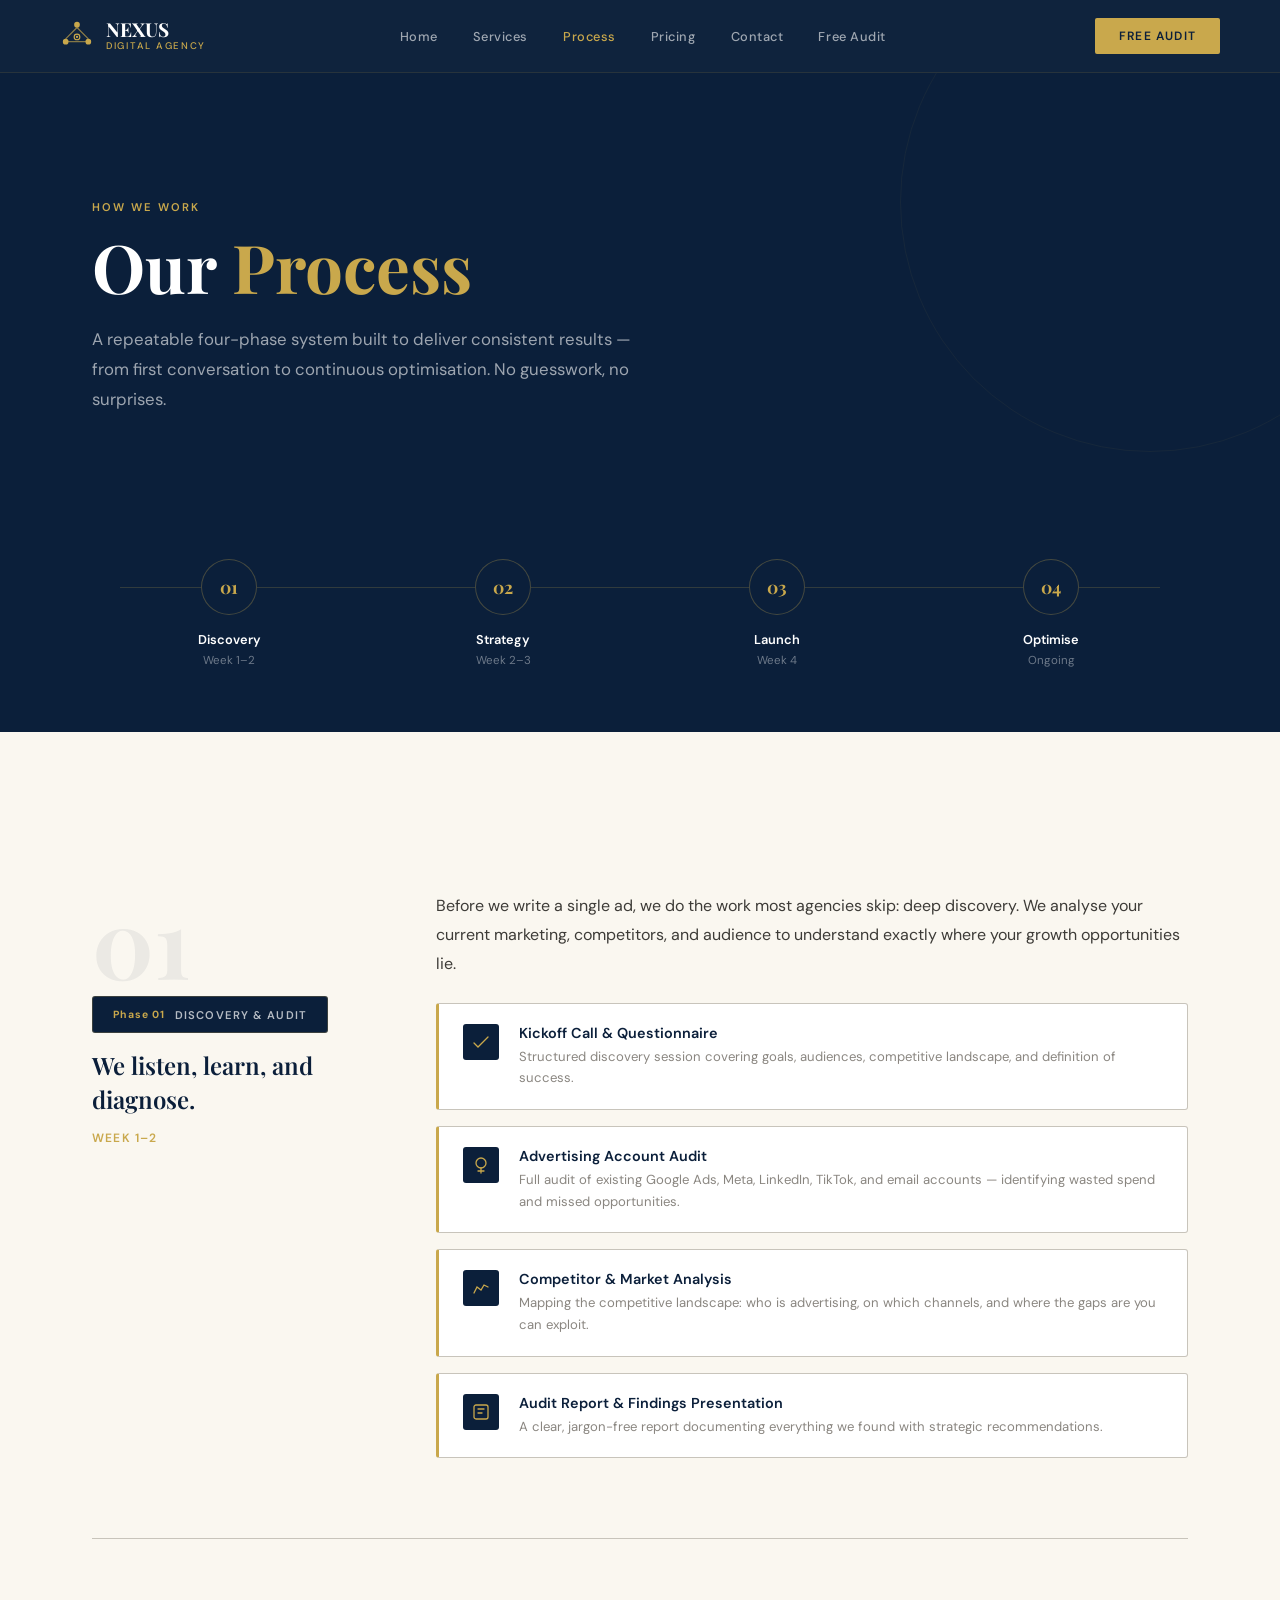
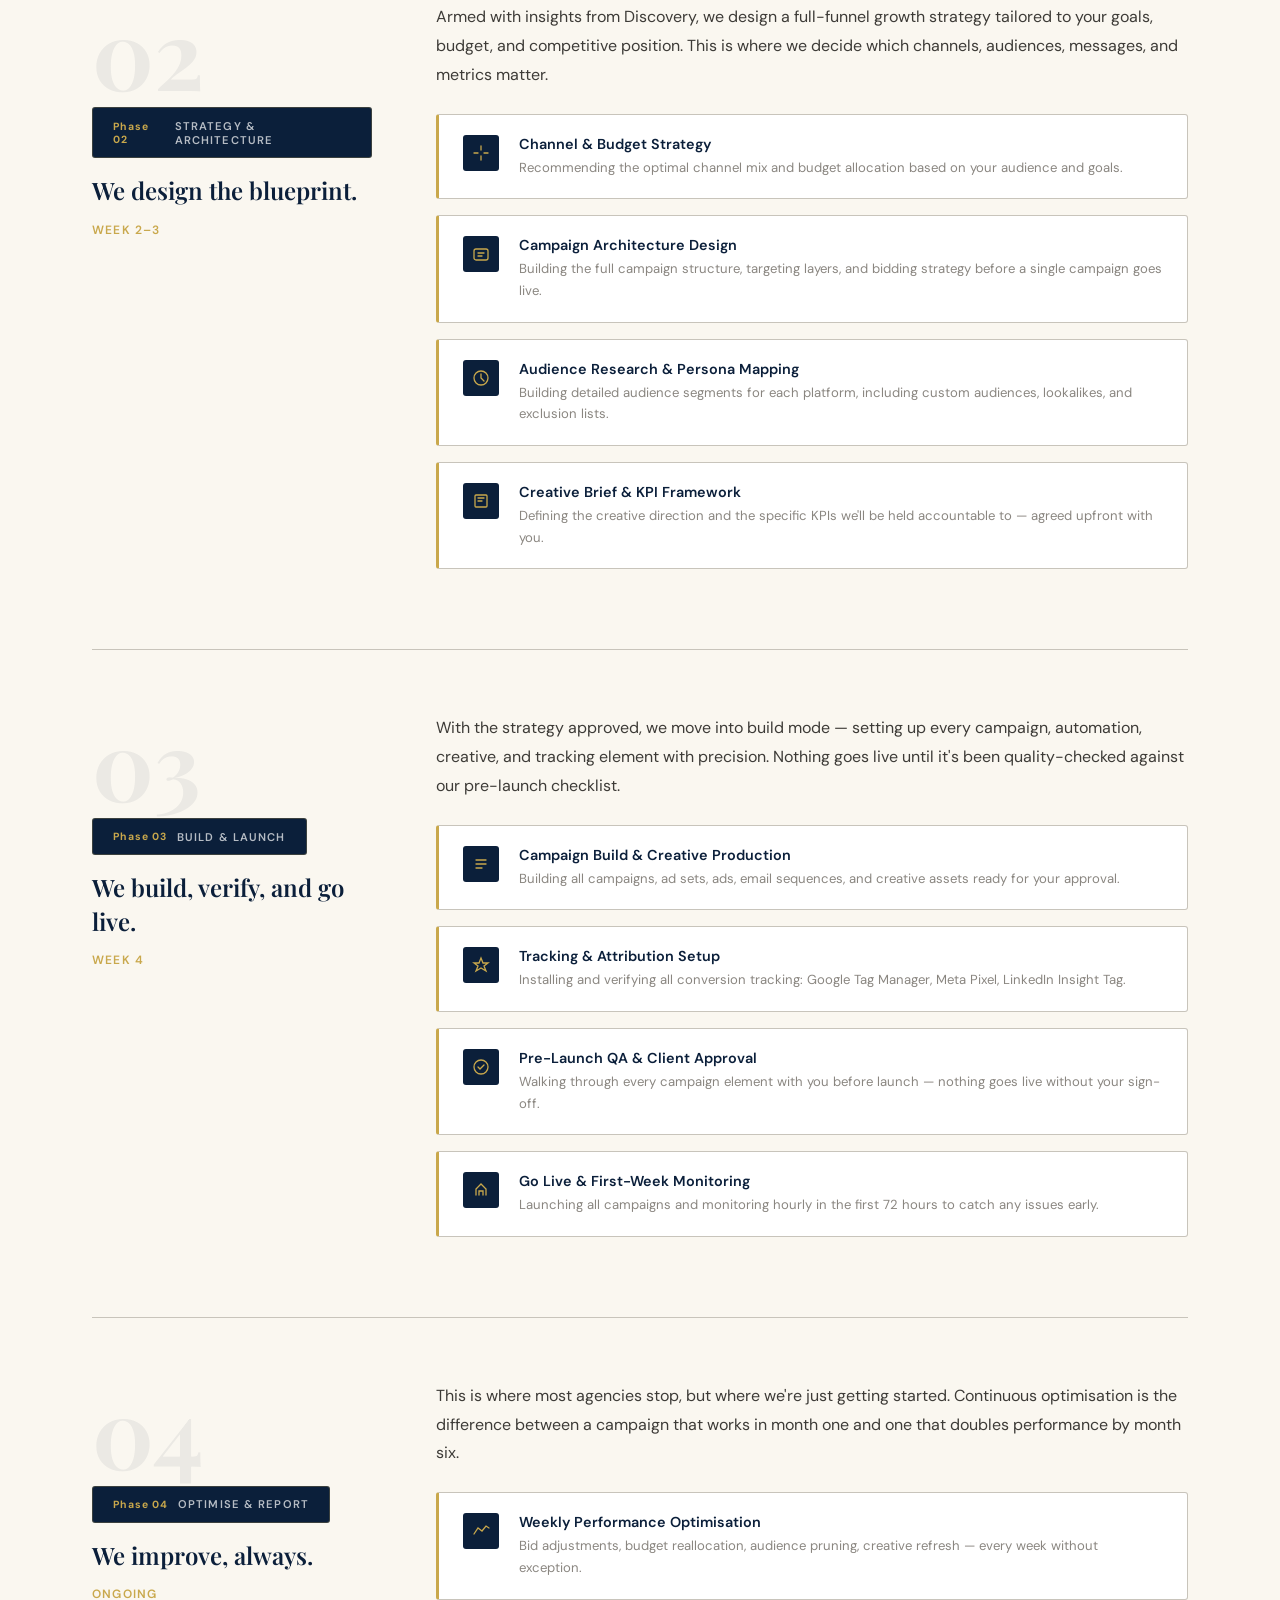
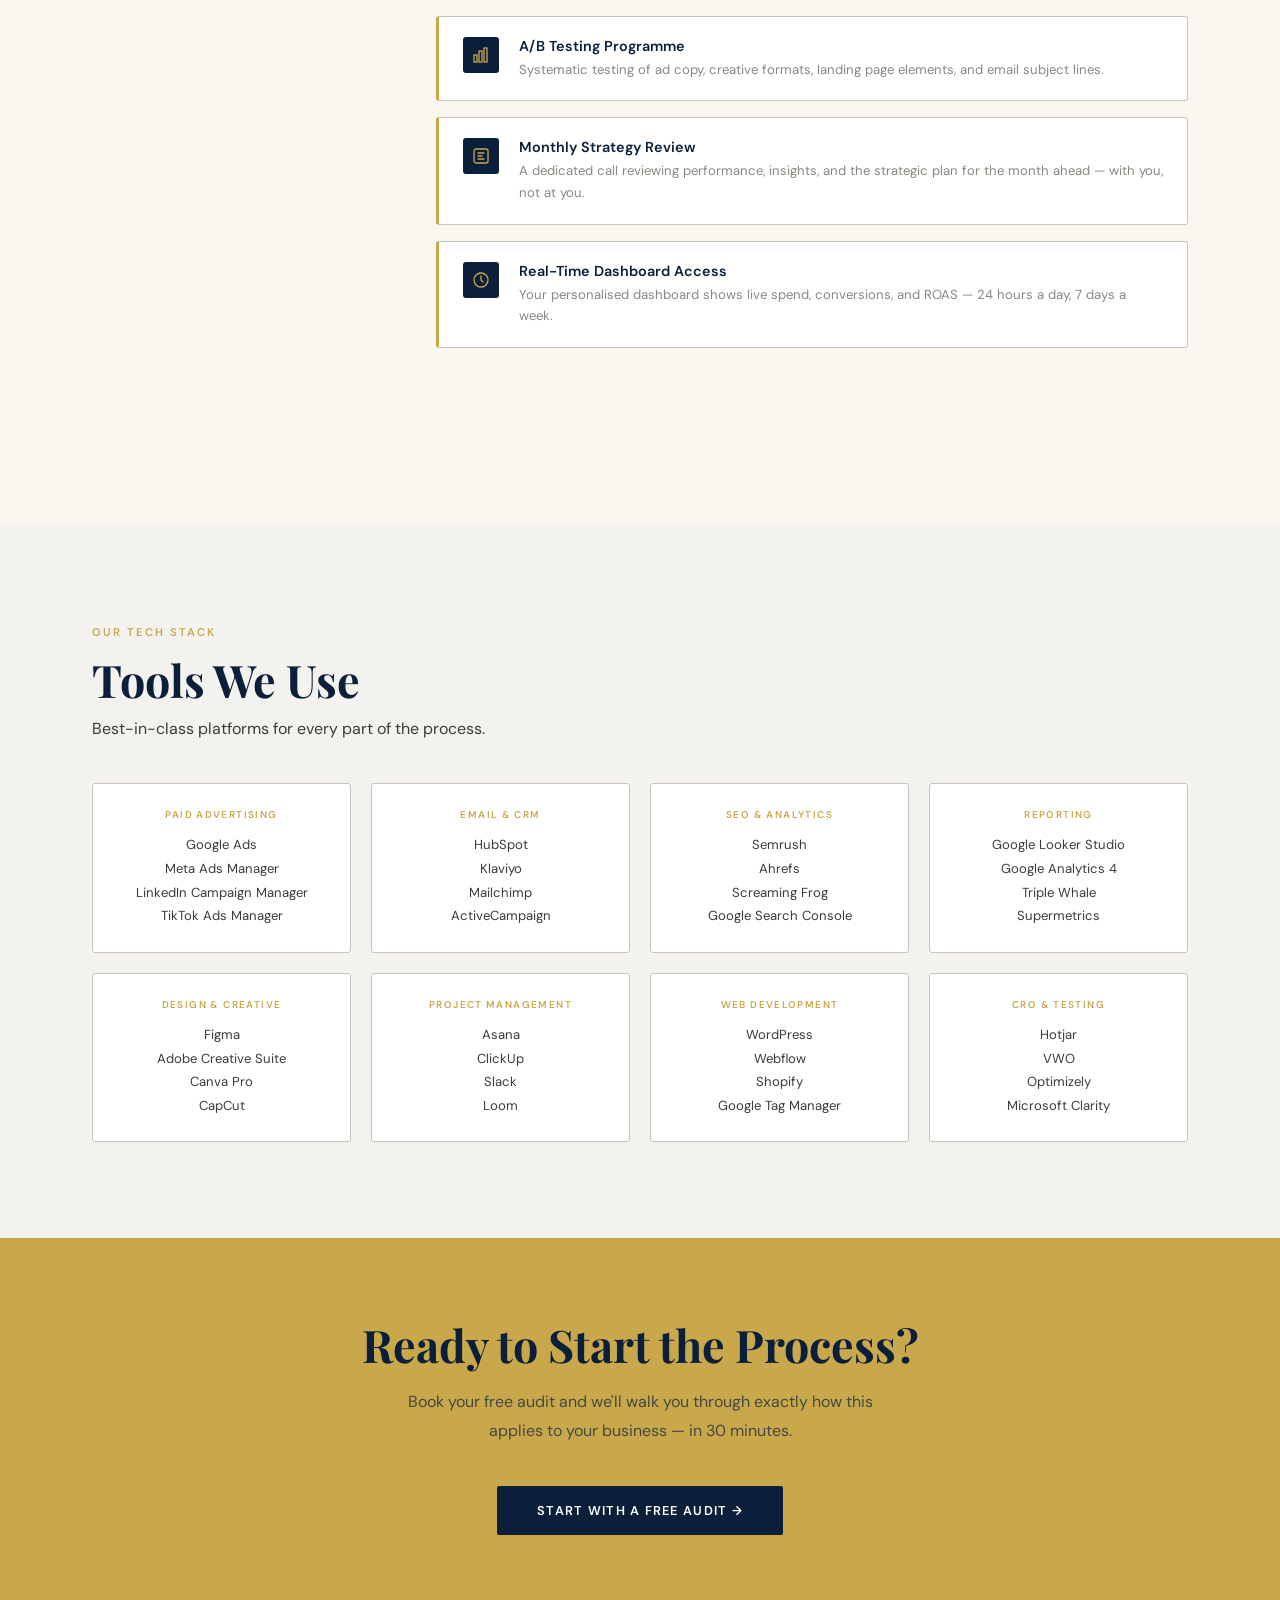
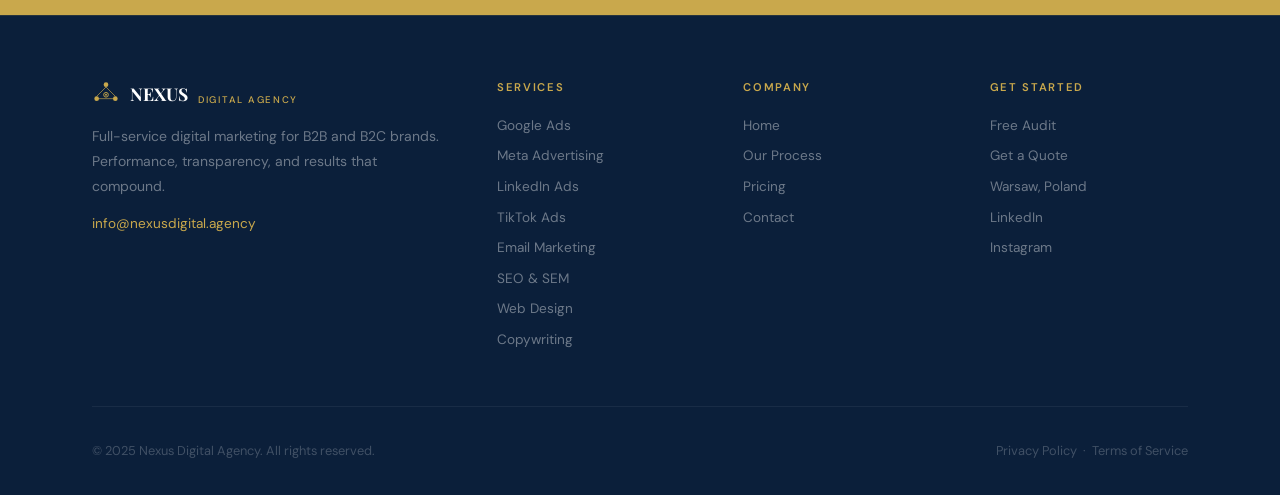
<file: process.html>
<!DOCTYPE html>
<html lang="en">
<head>
<meta charset="UTF-8"/>
<meta name="viewport" content="width=device-width,initial-scale=1.0"/>
<title>Our Process — Nexus Digital Agency</title>
<link rel="preconnect" href="https://fonts.googleapis.com"/>
<link rel="preconnect" href="https://fonts.gstatic.com" crossorigin/>
<link href="https://fonts.googleapis.com/css2?family=Playfair+Display:ital,wght@0,400;0,600;0,700;0,900;1,400&family=DM+Sans:wght@300;400;500;600&display=swap" rel="stylesheet"/>
<style>

:root{--navy:#0B1F3A;--navy-mid:#152E52;--navy-light:#1E3F6F;--gold:#C9A84C;--gold-light:#E8C96B;--gold-pale:#F5E6B8;--cream:#FAF7F0;--white:#FFFFFF;--gray-100:#F4F2EE;--gray-300:#C8C4BB;--gray-500:#8A8680;--gray-700:#3D3B37;--serif:'Playfair Display',Georgia,serif;--sans:'DM Sans',system-ui,sans-serif;--ease:cubic-bezier(.25,.46,.45,.94)}
*,*::before,*::after{box-sizing:border-box;margin:0;padding:0}
html{scroll-behavior:smooth}
body{font-family:var(--sans);background:var(--cream);color:var(--navy);overflow-x:hidden}
h1,h2,h3{font-family:var(--serif)}
h1{font-size:clamp(2.4rem,6vw,4.2rem);font-weight:700;line-height:1.1}
h2{font-size:clamp(1.8rem,4vw,2.8rem);font-weight:700;line-height:1.2}
h3{font-size:clamp(1rem,2vw,1.3rem);font-weight:600;line-height:1.4}
p{font-size:1rem;line-height:1.8;color:var(--gray-700)}
a{text-decoration:none;color:inherit}
.label{font-size:.7rem;font-weight:600;letter-spacing:.18em;text-transform:uppercase;color:var(--gold)}
.container{max-width:1160px;margin:0 auto;padding:0 2rem}
.section{padding:6rem 0}
.section-header{margin-bottom:4rem}
.section-header .label{margin-bottom:1rem;display:block}
.section-header h2{margin-bottom:1rem}
.section-header p{max-width:560px}
/* BUTTONS */
.btn{display:inline-block;font-family:var(--sans);font-size:.8rem;font-weight:600;letter-spacing:.1em;text-transform:uppercase;padding:1rem 2.5rem;border-radius:2px;cursor:pointer;transition:all .25s;border:none;outline:none}
.btn-gold{background:var(--gold);color:var(--navy)}.btn-gold:hover{background:var(--gold-light);transform:translateY(-2px)}
.btn-outline{background:transparent;color:rgba(255,255,255,.9);border:1px solid rgba(255,255,255,.35)}.btn-outline:hover{border-color:var(--gold);color:var(--gold);transform:translateY(-2px)}
.btn-navy{background:var(--navy);color:var(--white)}.btn-navy:hover{background:var(--navy-light);transform:translateY(-2px)}
/* NAVBAR */
.navbar{position:fixed;top:0;left:0;right:0;z-index:999;background:rgba(11,31,58,.98);border-bottom:1px solid rgba(201,168,76,.15);padding:0 2rem}
.navbar-inner{max-width:1160px;margin:0 auto;height:72px;display:flex;align-items:center;justify-content:space-between}
.navbar-logo{display:flex;align-items:center;gap:12px}
.navbar-logo-text .name{font-family:var(--serif);font-size:1.2rem;font-weight:700;color:var(--white);line-height:1}
.navbar-logo-text .tagline{font-size:.6rem;font-weight:500;letter-spacing:.18em;text-transform:uppercase;color:var(--gold)}
.navbar-nav{display:flex;align-items:center;list-style:none;gap:0}
.navbar-nav a{font-size:.8rem;font-weight:500;letter-spacing:.04em;color:rgba(255,255,255,.6);padding:.5rem 1.1rem;transition:color .2s;display:block}
.navbar-nav a:hover,.navbar-nav a.active{color:var(--gold)}
.navbar-cta{font-size:.75rem;font-weight:600;letter-spacing:.1em;text-transform:uppercase;background:var(--gold);color:var(--navy);padding:.65rem 1.5rem;border-radius:2px;transition:all .2s;margin-left:1rem;white-space:nowrap}
.navbar-cta:hover{background:var(--gold-light)}
.hamburger{display:none;flex-direction:column;gap:5px;cursor:pointer;padding:.5rem;background:none;border:none}
.hamburger span{display:block;width:22px;height:2px;background:var(--white)}
@media(max-width:768px){
  .hamburger{display:flex}
  .navbar-cta{display:none}
  .navbar-nav{display:none;position:absolute;top:72px;left:0;right:0;background:var(--navy);padding:1rem 2rem 1.5rem;flex-direction:column;align-items:flex-start;border-top:1px solid rgba(201,168,76,.15)}
  .navbar-nav.open{display:flex}
  .navbar-nav a{padding:.75rem 0;width:100%;border-bottom:1px solid rgba(255,255,255,.05)}
}
/* PAGE HERO */
.page-hero{background:var(--navy);padding:8rem 0 5rem;position:relative;overflow:hidden;margin-top:72px}
.page-hero-ring{position:absolute;border-radius:50%;border:1px solid rgba(201,168,76,.06)}
.page-hero .label{margin-bottom:1rem;display:block}
.page-hero h1{color:var(--white);margin-bottom:1.25rem}
.page-hero h1 em{font-style:normal;color:var(--gold)}
.page-hero-desc{font-size:1.05rem;color:rgba(255,255,255,.6);max-width:540px;line-height:1.8}
/* FOOTER */
footer{background:var(--navy);padding:4rem 0 2rem;border-top:1px solid rgba(201,168,76,.15)}
.footer-grid{display:grid;grid-template-columns:1.8fr 1fr 1fr 1fr;gap:3rem;margin-bottom:3rem}
.footer-brand p{font-size:.875rem;color:rgba(255,255,255,.4);line-height:1.8;margin-top:1rem}
.footer-col h4{font-size:.7rem;font-weight:600;letter-spacing:.15em;text-transform:uppercase;color:var(--gold);margin-bottom:1.25rem}
.footer-links{list-style:none}
.footer-links li{margin-bottom:.6rem}
.footer-links a{font-size:.85rem;color:rgba(255,255,255,.4);transition:color .2s}
.footer-links a:hover{color:var(--gold)}
.footer-bottom{padding-top:2rem;border-top:1px solid rgba(255,255,255,.06);display:flex;justify-content:space-between;align-items:center;flex-wrap:wrap;gap:1rem}
.footer-bottom p{font-size:.8rem;color:rgba(255,255,255,.22)}
@media(max-width:900px){.footer-grid{grid-template-columns:1fr 1fr}}
@media(max-width:560px){.footer-grid{grid-template-columns:1fr}}
/* CTA BAND */
.cta-band{background:var(--gold);padding:5rem 0;text-align:center}
.cta-band h2{color:var(--navy);margin-bottom:1rem}
.cta-band p{color:rgba(11,31,58,.7);max-width:520px;margin:0 auto 2.5rem;font-size:1rem}


.phase{display:grid;grid-template-columns:280px 1fr;gap:4rem;padding:4rem 0;border-bottom:1px solid var(--gray-300);align-items:start}
.phase:last-child{border-bottom:none}
.phase-left{position:sticky;top:100px}
.phase-num{font-family:var(--serif);font-size:6rem;font-weight:700;color:var(--navy);opacity:.06;line-height:1;margin-bottom:.5rem}
.phase-badge{display:inline-flex;align-items:center;gap:.6rem;background:var(--navy);border:1px solid rgba(201,168,76,.25);padding:.65rem 1.25rem;border-radius:3px;margin-bottom:1rem}
.phase-badge-num{font-size:.65rem;font-weight:700;letter-spacing:.1em;color:var(--gold)}
.phase-badge-label{font-size:.7rem;font-weight:600;letter-spacing:.1em;text-transform:uppercase;color:rgba(255,255,255,.7)}
.phase-left h3{font-size:1.5rem;color:var(--navy);margin-bottom:.5rem}
.phase-timeline{font-size:.75rem;font-weight:600;letter-spacing:.1em;color:var(--gold);text-transform:uppercase}
.phase-step{display:flex;gap:1.25rem;align-items:flex-start;background:var(--white);border:1px solid var(--gray-300);border-left:3px solid var(--gold);border-radius:3px;padding:1.25rem 1.5rem;margin-bottom:1rem}
.phase-step-icon{width:36px;height:36px;background:var(--navy);border-radius:3px;flex-shrink:0;display:flex;align-items:center;justify-content:center}
.phase-step-title{font-size:.9rem;font-weight:600;color:var(--navy);margin-bottom:.25rem}
.phase-step-desc{font-size:.82rem;color:var(--gray-500);line-height:1.65}
.timeline-band{background:var(--navy);padding:4rem 0}
.timeline{display:flex;position:relative}
.timeline::before{content:'';position:absolute;top:28px;left:28px;right:28px;height:1px;background:rgba(201,168,76,.2)}
.timeline-step{flex:1;text-align:center;position:relative}
.timeline-dot{width:56px;height:56px;border-radius:50%;border:1px solid rgba(201,168,76,.3);background:var(--navy);display:flex;align-items:center;justify-content:center;margin:0 auto 1rem;position:relative;z-index:1}
.timeline-dot-num{font-family:var(--serif);font-size:1.1rem;font-weight:700;color:var(--gold)}
.timeline-label{font-size:.8rem;font-weight:600;color:var(--white);margin-bottom:.35rem}
.timeline-sub{font-size:.72rem;color:rgba(255,255,255,.4)}
.tools-grid{display:grid;grid-template-columns:repeat(4,1fr);gap:1.25rem;margin-top:2.5rem}
.tool-card{background:var(--white);border:1px solid var(--gray-300);border-radius:3px;padding:1.5rem 1.25rem;text-align:center}
.tool-category{font-size:.62rem;font-weight:600;letter-spacing:.14em;text-transform:uppercase;color:var(--gold);margin-bottom:.75rem}
.tool-names{font-size:.82rem;color:var(--gray-700);line-height:1.8}
@media(max-width:900px){.phase{grid-template-columns:1fr}.phase-left{position:static}.timeline{flex-direction:column;align-items:flex-start;padding-left:28px}.timeline::before{top:0;bottom:0;left:28px;right:auto;width:1px;height:100%}.tools-grid{grid-template-columns:1fr 1fr}}
@media(max-width:560px){.tools-grid{grid-template-columns:1fr}}

</style>
</head>
<body>
<nav class="navbar" id="site-nav">
  <div class="navbar-inner">
    <a href="index.html" class="navbar-logo"><svg width="34" height="34" viewBox="0 0 36 36" fill="none"><circle cx="18" cy="6" r="3" fill="#C9A84C"/><circle cx="30" cy="24" r="3" fill="#C9A84C"/><circle cx="6" cy="24" r="3" fill="#C9A84C"/><line x1="18" y1="9" x2="6" y2="21" stroke="#C9A84C" stroke-width="1.2" opacity="0.7"/><line x1="18" y1="9" x2="30" y2="21" stroke="#C9A84C" stroke-width="1.2" opacity="0.7"/><line x1="6" y1="24" x2="30" y2="24" stroke="#C9A84C" stroke-width="1.2" opacity="0.7"/><circle cx="18" cy="19" r="3" fill="none" stroke="#C9A84C" stroke-width="1.2"/><circle cx="18" cy="19" r="1.2" fill="#C9A84C"/></svg><div class="navbar-logo-text"><div class="name">NEXUS</div><div class="tagline">Digital Agency</div></div></a>
    <ul class="navbar-nav" id="navMenu"><li><a href="index.html">Home</a></li><li><a href="services.html">Services</a></li><li><a href="process.html" class="active">Process</a></li><li><a href="pricing.html">Pricing</a></li><li><a href="contact.html">Contact</a></li><li><a href="free-audit.html">Free Audit</a></li></ul>
    <a href="free-audit.html" class="navbar-cta">Free Audit</a>
    <button class="hamburger" onclick="document.getElementById('navMenu').classList.toggle('open')" aria-label="Menu"><span></span><span></span><span></span></button>
  </div>
</nav>
<main>

<section class="page-hero">
  <div class="page-hero-ring" style="width:500px;height:500px;top:-120px;right:-120px"></div>
  <div class="container">
    <span class="label">How We Work</span>
    <h1>Our <em>Process</em></h1>
    <p class="page-hero-desc">A repeatable four-phase system built to deliver consistent results — from first conversation to continuous optimisation. No guesswork, no surprises.</p>
  </div>
</section>

<div class="timeline-band">
  <div class="container">
    <div class="timeline">
      <div class="timeline-step"><div class="timeline-dot"><span class="timeline-dot-num">01</span></div><div class="timeline-label">Discovery</div><div class="timeline-sub">Week 1&ndash;2</div></div>
      <div class="timeline-step"><div class="timeline-dot"><span class="timeline-dot-num">02</span></div><div class="timeline-label">Strategy</div><div class="timeline-sub">Week 2&ndash;3</div></div>
      <div class="timeline-step"><div class="timeline-dot"><span class="timeline-dot-num">03</span></div><div class="timeline-label">Launch</div><div class="timeline-sub">Week 4</div></div>
      <div class="timeline-step"><div class="timeline-dot"><span class="timeline-dot-num">04</span></div><div class="timeline-label">Optimise</div><div class="timeline-sub">Ongoing</div></div>
    </div>
  </div>
</div>

<section class="section" style="background:var(--cream)">
  <div class="container">
    <div class="phase">
      <div class="phase-left"><div class="phase-num">01</div><div class="phase-badge"><span class="phase-badge-num">Phase 01</span><span class="phase-badge-label">Discovery &amp; Audit</span></div><h3>We listen, learn, and diagnose.</h3><p class="phase-timeline" style="margin-top:.75rem">Week 1&ndash;2</p></div>
      <div><p>Before we write a single ad, we do the work most agencies skip: deep discovery. We analyse your current marketing, competitors, and audience to understand exactly where your growth opportunities lie.</p>
      <div style="margin-top:1.5rem">
        <div class="phase-step"><div class="phase-step-icon"><svg width="18" height="18" viewBox="0 0 18 18" fill="none" stroke="#C9A84C" stroke-width="1.3" stroke-linecap="round"><path d="M2 10l4 4 10-10"/></svg></div><div><div class="phase-step-title">Kickoff Call &amp; Questionnaire</div><div class="phase-step-desc">Structured discovery session covering goals, audiences, competitive landscape, and definition of success.</div></div></div>
        <div class="phase-step"><div class="phase-step-icon"><svg width="18" height="18" viewBox="0 0 18 18" fill="none" stroke="#C9A84C" stroke-width="1.3" stroke-linecap="round"><circle cx="9" cy="7" r="5"/><path d="M9 12v5M6 15h6"/></svg></div><div><div class="phase-step-title">Advertising Account Audit</div><div class="phase-step-desc">Full audit of existing Google Ads, Meta, LinkedIn, TikTok, and email accounts — identifying wasted spend and missed opportunities.</div></div></div>
        <div class="phase-step"><div class="phase-step-icon"><svg width="18" height="18" viewBox="0 0 18 18" fill="none" stroke="#C9A84C" stroke-width="1.3" stroke-linecap="round"><path d="M2 14l3-6 4 3 3-5 4 2"/></svg></div><div><div class="phase-step-title">Competitor &amp; Market Analysis</div><div class="phase-step-desc">Mapping the competitive landscape: who is advertising, on which channels, and where the gaps are you can exploit.</div></div></div>
        <div class="phase-step"><div class="phase-step-icon"><svg width="18" height="18" viewBox="0 0 18 18" fill="none" stroke="#C9A84C" stroke-width="1.3" stroke-linecap="round"><rect x="2" y="2" width="14" height="14" rx="2"/><path d="M6 6h6M6 10h4"/></svg></div><div><div class="phase-step-title">Audit Report &amp; Findings Presentation</div><div class="phase-step-desc">A clear, jargon-free report documenting everything we found with strategic recommendations.</div></div></div>
      </div></div>
    </div>
    <div class="phase">
      <div class="phase-left"><div class="phase-num">02</div><div class="phase-badge"><span class="phase-badge-num">Phase 02</span><span class="phase-badge-label">Strategy &amp; Architecture</span></div><h3>We design the blueprint.</h3><p class="phase-timeline" style="margin-top:.75rem">Week 2&ndash;3</p></div>
      <div><p>Armed with insights from Discovery, we design a full-funnel growth strategy tailored to your goals, budget, and competitive position. This is where we decide which channels, audiences, messages, and metrics matter.</p>
      <div style="margin-top:1.5rem">
        <div class="phase-step"><div class="phase-step-icon"><svg width="18" height="18" viewBox="0 0 18 18" fill="none" stroke="#C9A84C" stroke-width="1.3" stroke-linecap="round"><path d="M9 2v4M9 12v4M2 9h4M12 9h4"/></svg></div><div><div class="phase-step-title">Channel &amp; Budget Strategy</div><div class="phase-step-desc">Recommending the optimal channel mix and budget allocation based on your audience and goals.</div></div></div>
        <div class="phase-step"><div class="phase-step-icon"><svg width="18" height="18" viewBox="0 0 18 18" fill="none" stroke="#C9A84C" stroke-width="1.3" stroke-linecap="round"><rect x="2" y="4" width="14" height="11" rx="2"/><path d="M6 8h6M6 11h4"/></svg></div><div><div class="phase-step-title">Campaign Architecture Design</div><div class="phase-step-desc">Building the full campaign structure, targeting layers, and bidding strategy before a single campaign goes live.</div></div></div>
        <div class="phase-step"><div class="phase-step-icon"><svg width="18" height="18" viewBox="0 0 18 18" fill="none" stroke="#C9A84C" stroke-width="1.3" stroke-linecap="round"><circle cx="9" cy="9" r="7"/><path d="M9 5v4l3 3"/></svg></div><div><div class="phase-step-title">Audience Research &amp; Persona Mapping</div><div class="phase-step-desc">Building detailed audience segments for each platform, including custom audiences, lookalikes, and exclusion lists.</div></div></div>
        <div class="phase-step"><div class="phase-step-icon"><svg width="18" height="18" viewBox="0 0 18 18" fill="none" stroke="#C9A84C" stroke-width="1.3" stroke-linecap="round"><rect x="3" y="3" width="12" height="12" rx="1"/><path d="M6 6h6M6 9h4"/></svg></div><div><div class="phase-step-title">Creative Brief &amp; KPI Framework</div><div class="phase-step-desc">Defining the creative direction and the specific KPIs we'll be held accountable to — agreed upfront with you.</div></div></div>
      </div></div>
    </div>
    <div class="phase">
      <div class="phase-left"><div class="phase-num">03</div><div class="phase-badge"><span class="phase-badge-num">Phase 03</span><span class="phase-badge-label">Build &amp; Launch</span></div><h3>We build, verify, and go live.</h3><p class="phase-timeline" style="margin-top:.75rem">Week 4</p></div>
      <div><p>With the strategy approved, we move into build mode — setting up every campaign, automation, creative, and tracking element with precision. Nothing goes live until it's been quality-checked against our pre-launch checklist.</p>
      <div style="margin-top:1.5rem">
        <div class="phase-step"><div class="phase-step-icon"><svg width="18" height="18" viewBox="0 0 18 18" fill="none" stroke="#C9A84C" stroke-width="1.3" stroke-linecap="round"><path d="M4 9h10M4 5h10M4 13h6"/></svg></div><div><div class="phase-step-title">Campaign Build &amp; Creative Production</div><div class="phase-step-desc">Building all campaigns, ad sets, ads, email sequences, and creative assets ready for your approval.</div></div></div>
        <div class="phase-step"><div class="phase-step-icon"><svg width="18" height="18" viewBox="0 0 18 18" fill="none" stroke="#C9A84C" stroke-width="1.3" stroke-linecap="round"><path d="M9 2l2 5h5l-4 3 2 5-5-3-5 3 2-5-4-3h5z"/></svg></div><div><div class="phase-step-title">Tracking &amp; Attribution Setup</div><div class="phase-step-desc">Installing and verifying all conversion tracking: Google Tag Manager, Meta Pixel, LinkedIn Insight Tag.</div></div></div>
        <div class="phase-step"><div class="phase-step-icon"><svg width="18" height="18" viewBox="0 0 18 18" fill="none" stroke="#C9A84C" stroke-width="1.3" stroke-linecap="round"><circle cx="9" cy="9" r="7"/><path d="M6 9l2 2 4-4"/></svg></div><div><div class="phase-step-title">Pre-Launch QA &amp; Client Approval</div><div class="phase-step-desc">Walking through every campaign element with you before launch — nothing goes live without your sign-off.</div></div></div>
        <div class="phase-step"><div class="phase-step-icon"><svg width="18" height="18" viewBox="0 0 18 18" fill="none" stroke="#C9A84C" stroke-width="1.3" stroke-linecap="round"><path d="M4 14V8l5-5 5 5v6M7 14v-4h4v4"/></svg></div><div><div class="phase-step-title">Go Live &amp; First-Week Monitoring</div><div class="phase-step-desc">Launching all campaigns and monitoring hourly in the first 72 hours to catch any issues early.</div></div></div>
      </div></div>
    </div>
    <div class="phase">
      <div class="phase-left"><div class="phase-num">04</div><div class="phase-badge"><span class="phase-badge-num">Phase 04</span><span class="phase-badge-label">Optimise &amp; Report</span></div><h3>We improve, always.</h3><p class="phase-timeline" style="margin-top:.75rem">Ongoing</p></div>
      <div><p>This is where most agencies stop, but where we're just getting started. Continuous optimisation is the difference between a campaign that works in month one and one that doubles performance by month six.</p>
      <div style="margin-top:1.5rem">
        <div class="phase-step"><div class="phase-step-icon"><svg width="18" height="18" viewBox="0 0 18 18" fill="none" stroke="#C9A84C" stroke-width="1.3" stroke-linecap="round"><path d="M2 12l4-6 4 3 4-5 3 2"/></svg></div><div><div class="phase-step-title">Weekly Performance Optimisation</div><div class="phase-step-desc">Bid adjustments, budget reallocation, audience pruning, creative refresh — every week without exception.</div></div></div>
        <div class="phase-step"><div class="phase-step-icon"><svg width="18" height="18" viewBox="0 0 18 18" fill="none" stroke="#C9A84C" stroke-width="1.3" stroke-linecap="round"><rect x="2" y="9" width="3" height="7"/><rect x="7" y="5" width="3" height="11"/><rect x="12" y="2" width="3" height="14"/></svg></div><div><div class="phase-step-title">A/B Testing Programme</div><div class="phase-step-desc">Systematic testing of ad copy, creative formats, landing page elements, and email subject lines.</div></div></div>
        <div class="phase-step"><div class="phase-step-icon"><svg width="18" height="18" viewBox="0 0 18 18" fill="none" stroke="#C9A84C" stroke-width="1.3" stroke-linecap="round"><rect x="2" y="2" width="14" height="14" rx="2"/><path d="M6 6h6M6 9h4M6 12h6"/></svg></div><div><div class="phase-step-title">Monthly Strategy Review</div><div class="phase-step-desc">A dedicated call reviewing performance, insights, and the strategic plan for the month ahead — with you, not at you.</div></div></div>
        <div class="phase-step"><div class="phase-step-icon"><svg width="18" height="18" viewBox="0 0 18 18" fill="none" stroke="#C9A84C" stroke-width="1.3" stroke-linecap="round"><circle cx="9" cy="9" r="7"/><path d="M9 5v4l2 2"/></svg></div><div><div class="phase-step-title">Real-Time Dashboard Access</div><div class="phase-step-desc">Your personalised dashboard shows live spend, conversions, and ROAS — 24 hours a day, 7 days a week.</div></div></div>
      </div></div>
    </div>
  </div>
</section>

<section class="section" style="background:var(--gray-100)">
  <div class="container">
    <span class="label">Our Tech Stack</span>
    <h2 style="margin-top:.75rem;margin-bottom:.5rem">Tools We Use</h2>
    <p>Best-in-class platforms for every part of the process.</p>
    <div class="tools-grid">
      <div class="tool-card"><div class="tool-category">Paid Advertising</div><div class="tool-names">Google Ads<br/>Meta Ads Manager<br/>LinkedIn Campaign Manager<br/>TikTok Ads Manager</div></div>
      <div class="tool-card"><div class="tool-category">Email &amp; CRM</div><div class="tool-names">HubSpot<br/>Klaviyo<br/>Mailchimp<br/>ActiveCampaign</div></div>
      <div class="tool-card"><div class="tool-category">SEO &amp; Analytics</div><div class="tool-names">Semrush<br/>Ahrefs<br/>Screaming Frog<br/>Google Search Console</div></div>
      <div class="tool-card"><div class="tool-category">Reporting</div><div class="tool-names">Google Looker Studio<br/>Google Analytics 4<br/>Triple Whale<br/>Supermetrics</div></div>
      <div class="tool-card"><div class="tool-category">Design &amp; Creative</div><div class="tool-names">Figma<br/>Adobe Creative Suite<br/>Canva Pro<br/>CapCut</div></div>
      <div class="tool-card"><div class="tool-category">Project Management</div><div class="tool-names">Asana<br/>ClickUp<br/>Slack<br/>Loom</div></div>
      <div class="tool-card"><div class="tool-category">Web Development</div><div class="tool-names">WordPress<br/>Webflow<br/>Shopify<br/>Google Tag Manager</div></div>
      <div class="tool-card"><div class="tool-category">CRO &amp; Testing</div><div class="tool-names">Hotjar<br/>VWO<br/>Optimizely<br/>Microsoft Clarity</div></div>
    </div>
  </div>
</section>

<section class="cta-band">
  <div class="container">
    <h2>Ready to Start the Process?</h2>
    <p>Book your free audit and we'll walk you through exactly how this applies to your business — in 30 minutes.</p>
    <a href="free-audit.html" class="btn btn-navy">Start with a Free Audit &rarr;</a>
  </div>
</section>

</main>
<footer id="site-footer">
  <div class="container">
    <div class="footer-grid">
      <div class="footer-brand">
        <div style="display:flex;align-items:center;gap:10px;margin-bottom:.5rem"><svg width="28" height="28" viewBox="0 0 36 36" fill="none"><circle cx="18" cy="6" r="3" fill="#C9A84C"/><circle cx="30" cy="24" r="3" fill="#C9A84C"/><circle cx="6" cy="24" r="3" fill="#C9A84C"/><line x1="18" y1="9" x2="6" y2="21" stroke="#C9A84C" stroke-width="1.2" opacity="0.7"/><line x1="18" y1="9" x2="30" y2="21" stroke="#C9A84C" stroke-width="1.2" opacity="0.7"/><line x1="6" y1="24" x2="30" y2="24" stroke="#C9A84C" stroke-width="1.2" opacity="0.7"/><circle cx="18" cy="19" r="3" fill="none" stroke="#C9A84C" stroke-width="1.2"/><circle cx="18" cy="19" r="1.2" fill="#C9A84C"/></svg><span style="font-family:'Playfair Display',serif;font-size:1.1rem;font-weight:700;color:#fff">NEXUS</span><span style="font-size:.6rem;font-weight:500;letter-spacing:.18em;text-transform:uppercase;color:#C9A84C;align-self:flex-end;padding-bottom:2px">Digital Agency</span></div>
        <p>Full-service digital marketing for B2B and B2C brands. Performance, transparency, and results that compound.</p>
        <p style="margin-top:.75rem"><a href="mailto:info@nexusdigital.agency" style="color:#C9A84C;font-size:.85rem">info@nexusdigital.agency</a></p>
      </div>
      <div class="footer-col"><h4>Services</h4><ul class="footer-links"><li><a href="services.html">Google Ads</a></li><li><a href="services.html">Meta Advertising</a></li><li><a href="services.html">LinkedIn Ads</a></li><li><a href="services.html">TikTok Ads</a></li><li><a href="services.html">Email Marketing</a></li><li><a href="services.html">SEO &amp; SEM</a></li><li><a href="services.html">Web Design</a></li><li><a href="services.html">Copywriting</a></li></ul></div>
      <div class="footer-col"><h4>Company</h4><ul class="footer-links"><li><a href="index.html">Home</a></li><li><a href="process.html">Our Process</a></li><li><a href="pricing.html">Pricing</a></li><li><a href="contact.html">Contact</a></li></ul></div>
      <div class="footer-col"><h4>Get Started</h4><ul class="footer-links"><li><a href="free-audit.html">Free Audit</a></li><li><a href="contact.html">Get a Quote</a></li><li><a href="contact.html">Warsaw, Poland</a></li><li><a href="#">LinkedIn</a></li><li><a href="#">Instagram</a></li></ul></div>
    </div>
    <div class="footer-bottom"><p>&copy; 2025 Nexus Digital Agency. All rights reserved.</p><p>Privacy Policy &nbsp;&middot;&nbsp; Terms of Service</p></div>
  </div>
</footer>
</body>
</html>
</file>
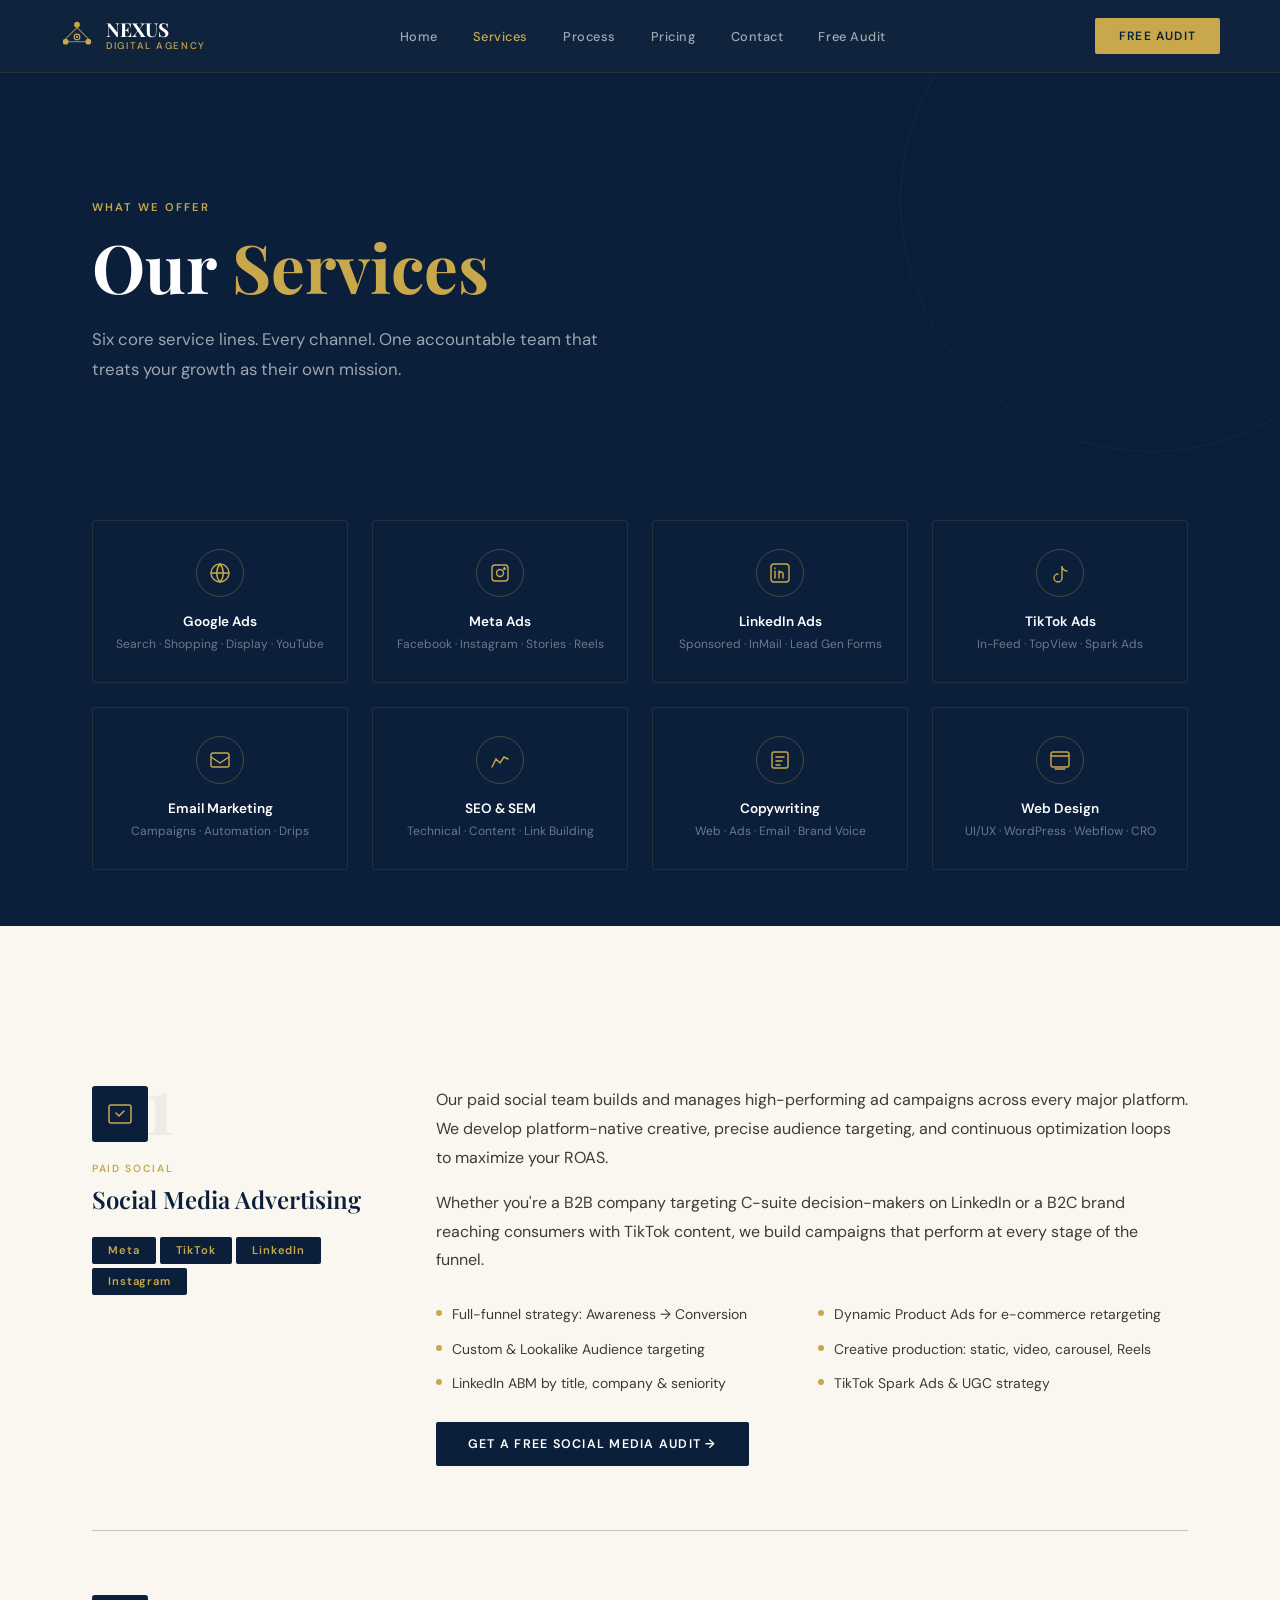
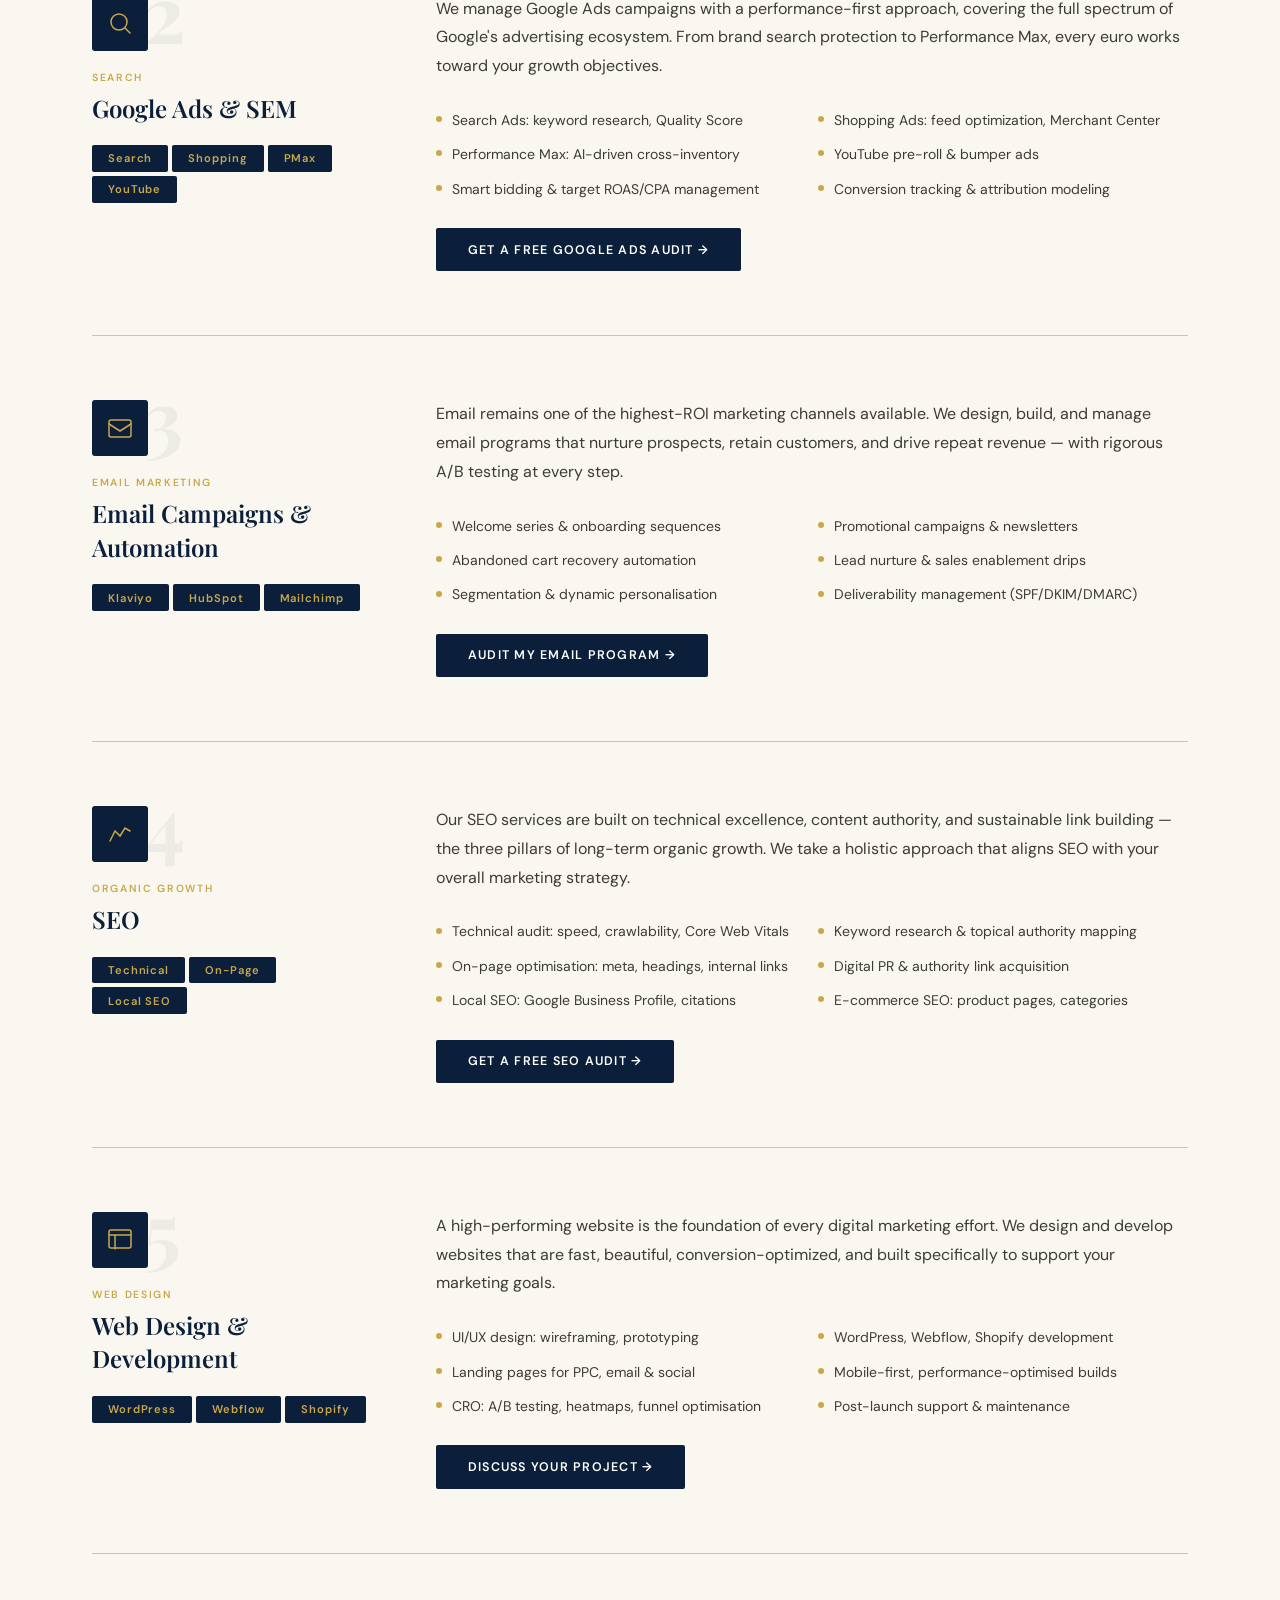
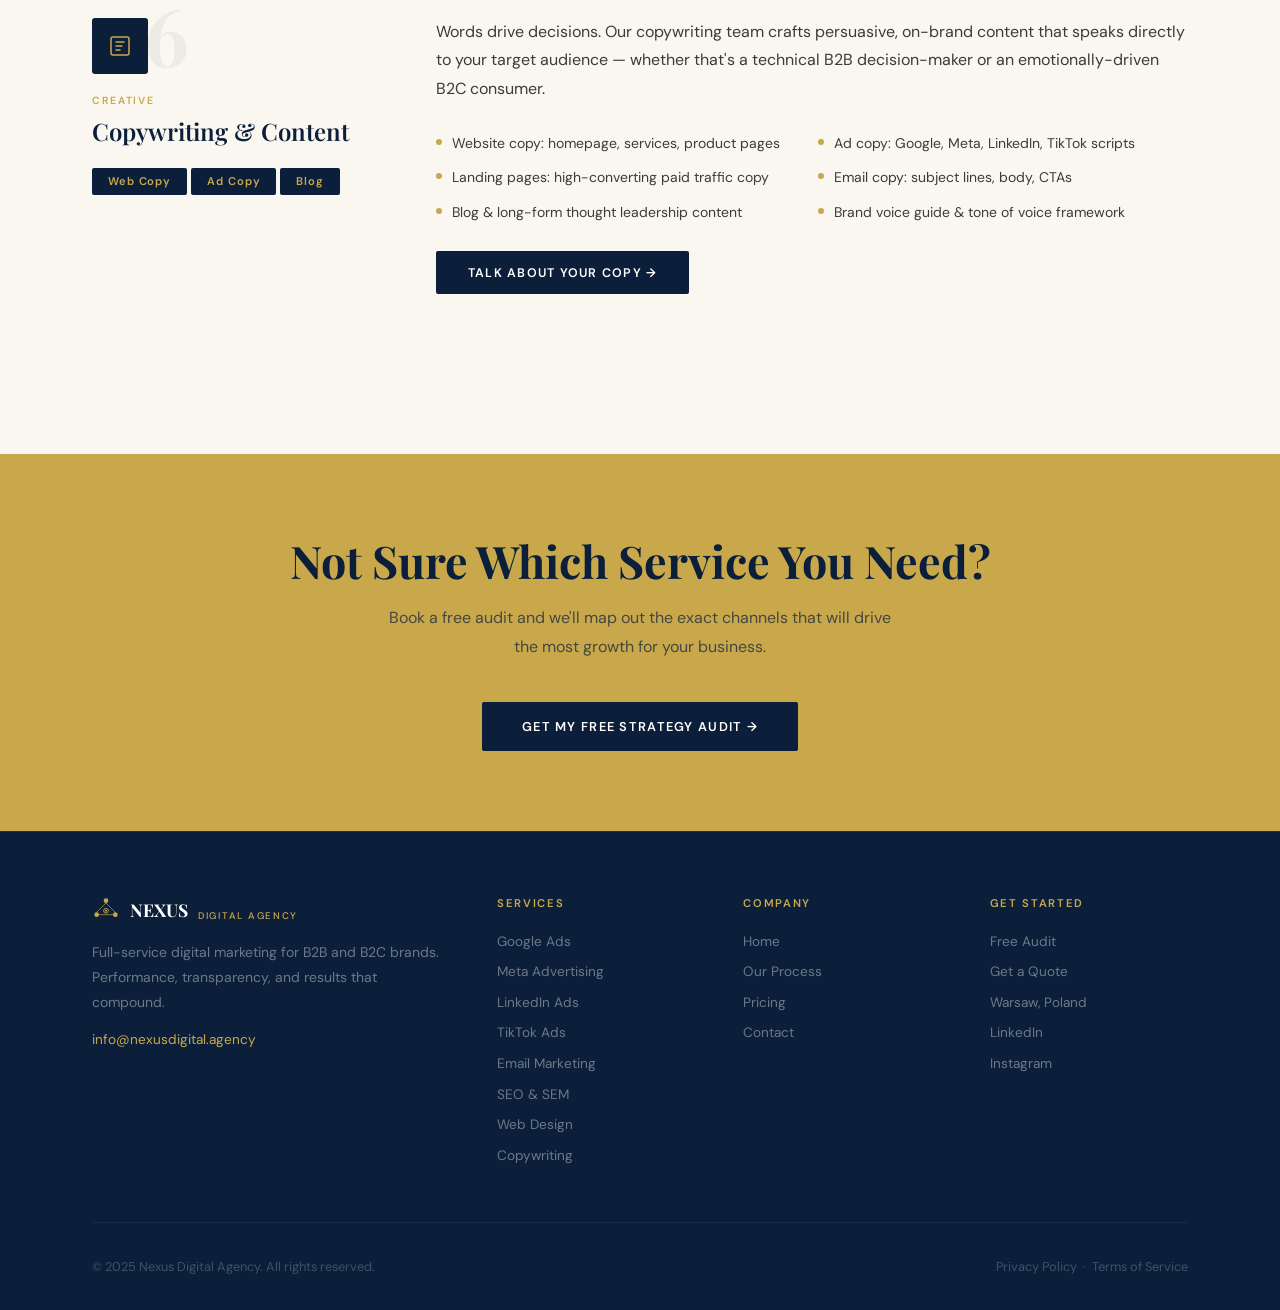
<file: services.html>
<!DOCTYPE html>
<html lang="en">
<head>
<meta charset="UTF-8"/>
<meta name="viewport" content="width=device-width,initial-scale=1.0"/>
<title>Services — Nexus Digital Agency</title>
<link rel="preconnect" href="https://fonts.googleapis.com"/>
<link rel="preconnect" href="https://fonts.gstatic.com" crossorigin/>
<link href="https://fonts.googleapis.com/css2?family=Playfair+Display:ital,wght@0,400;0,600;0,700;0,900;1,400&family=DM+Sans:wght@300;400;500;600&display=swap" rel="stylesheet"/>
<style>

:root{--navy:#0B1F3A;--navy-mid:#152E52;--navy-light:#1E3F6F;--gold:#C9A84C;--gold-light:#E8C96B;--gold-pale:#F5E6B8;--cream:#FAF7F0;--white:#FFFFFF;--gray-100:#F4F2EE;--gray-300:#C8C4BB;--gray-500:#8A8680;--gray-700:#3D3B37;--serif:'Playfair Display',Georgia,serif;--sans:'DM Sans',system-ui,sans-serif;--ease:cubic-bezier(.25,.46,.45,.94)}
*,*::before,*::after{box-sizing:border-box;margin:0;padding:0}
html{scroll-behavior:smooth}
body{font-family:var(--sans);background:var(--cream);color:var(--navy);overflow-x:hidden}
h1,h2,h3{font-family:var(--serif)}
h1{font-size:clamp(2.4rem,6vw,4.2rem);font-weight:700;line-height:1.1}
h2{font-size:clamp(1.8rem,4vw,2.8rem);font-weight:700;line-height:1.2}
h3{font-size:clamp(1rem,2vw,1.3rem);font-weight:600;line-height:1.4}
p{font-size:1rem;line-height:1.8;color:var(--gray-700)}
a{text-decoration:none;color:inherit}
.label{font-size:.7rem;font-weight:600;letter-spacing:.18em;text-transform:uppercase;color:var(--gold)}
.container{max-width:1160px;margin:0 auto;padding:0 2rem}
.section{padding:6rem 0}
.section-header{margin-bottom:4rem}
.section-header .label{margin-bottom:1rem;display:block}
.section-header h2{margin-bottom:1rem}
.section-header p{max-width:560px}
/* BUTTONS */
.btn{display:inline-block;font-family:var(--sans);font-size:.8rem;font-weight:600;letter-spacing:.1em;text-transform:uppercase;padding:1rem 2.5rem;border-radius:2px;cursor:pointer;transition:all .25s;border:none;outline:none}
.btn-gold{background:var(--gold);color:var(--navy)}.btn-gold:hover{background:var(--gold-light);transform:translateY(-2px)}
.btn-outline{background:transparent;color:rgba(255,255,255,.9);border:1px solid rgba(255,255,255,.35)}.btn-outline:hover{border-color:var(--gold);color:var(--gold);transform:translateY(-2px)}
.btn-navy{background:var(--navy);color:var(--white)}.btn-navy:hover{background:var(--navy-light);transform:translateY(-2px)}
/* NAVBAR */
.navbar{position:fixed;top:0;left:0;right:0;z-index:999;background:rgba(11,31,58,.98);border-bottom:1px solid rgba(201,168,76,.15);padding:0 2rem}
.navbar-inner{max-width:1160px;margin:0 auto;height:72px;display:flex;align-items:center;justify-content:space-between}
.navbar-logo{display:flex;align-items:center;gap:12px}
.navbar-logo-text .name{font-family:var(--serif);font-size:1.2rem;font-weight:700;color:var(--white);line-height:1}
.navbar-logo-text .tagline{font-size:.6rem;font-weight:500;letter-spacing:.18em;text-transform:uppercase;color:var(--gold)}
.navbar-nav{display:flex;align-items:center;list-style:none;gap:0}
.navbar-nav a{font-size:.8rem;font-weight:500;letter-spacing:.04em;color:rgba(255,255,255,.6);padding:.5rem 1.1rem;transition:color .2s;display:block}
.navbar-nav a:hover,.navbar-nav a.active{color:var(--gold)}
.navbar-cta{font-size:.75rem;font-weight:600;letter-spacing:.1em;text-transform:uppercase;background:var(--gold);color:var(--navy);padding:.65rem 1.5rem;border-radius:2px;transition:all .2s;margin-left:1rem;white-space:nowrap}
.navbar-cta:hover{background:var(--gold-light)}
.hamburger{display:none;flex-direction:column;gap:5px;cursor:pointer;padding:.5rem;background:none;border:none}
.hamburger span{display:block;width:22px;height:2px;background:var(--white)}
@media(max-width:768px){
  .hamburger{display:flex}
  .navbar-cta{display:none}
  .navbar-nav{display:none;position:absolute;top:72px;left:0;right:0;background:var(--navy);padding:1rem 2rem 1.5rem;flex-direction:column;align-items:flex-start;border-top:1px solid rgba(201,168,76,.15)}
  .navbar-nav.open{display:flex}
  .navbar-nav a{padding:.75rem 0;width:100%;border-bottom:1px solid rgba(255,255,255,.05)}
}
/* PAGE HERO */
.page-hero{background:var(--navy);padding:8rem 0 5rem;position:relative;overflow:hidden;margin-top:72px}
.page-hero-ring{position:absolute;border-radius:50%;border:1px solid rgba(201,168,76,.06)}
.page-hero .label{margin-bottom:1rem;display:block}
.page-hero h1{color:var(--white);margin-bottom:1.25rem}
.page-hero h1 em{font-style:normal;color:var(--gold)}
.page-hero-desc{font-size:1.05rem;color:rgba(255,255,255,.6);max-width:540px;line-height:1.8}
/* FOOTER */
footer{background:var(--navy);padding:4rem 0 2rem;border-top:1px solid rgba(201,168,76,.15)}
.footer-grid{display:grid;grid-template-columns:1.8fr 1fr 1fr 1fr;gap:3rem;margin-bottom:3rem}
.footer-brand p{font-size:.875rem;color:rgba(255,255,255,.4);line-height:1.8;margin-top:1rem}
.footer-col h4{font-size:.7rem;font-weight:600;letter-spacing:.15em;text-transform:uppercase;color:var(--gold);margin-bottom:1.25rem}
.footer-links{list-style:none}
.footer-links li{margin-bottom:.6rem}
.footer-links a{font-size:.85rem;color:rgba(255,255,255,.4);transition:color .2s}
.footer-links a:hover{color:var(--gold)}
.footer-bottom{padding-top:2rem;border-top:1px solid rgba(255,255,255,.06);display:flex;justify-content:space-between;align-items:center;flex-wrap:wrap;gap:1rem}
.footer-bottom p{font-size:.8rem;color:rgba(255,255,255,.22)}
@media(max-width:900px){.footer-grid{grid-template-columns:1fr 1fr}}
@media(max-width:560px){.footer-grid{grid-template-columns:1fr}}
/* CTA BAND */
.cta-band{background:var(--gold);padding:5rem 0;text-align:center}
.cta-band h2{color:var(--navy);margin-bottom:1rem}
.cta-band p{color:rgba(11,31,58,.7);max-width:520px;margin:0 auto 2.5rem;font-size:1rem}


.svc-block{display:grid;grid-template-columns:280px 1fr;gap:4rem;padding:4rem 0;border-bottom:1px solid var(--gray-300);align-items:start}
.svc-block:last-child{border-bottom:none}
.svc-block-num{font-family:var(--serif);font-size:5rem;font-weight:700;color:var(--navy);opacity:.05;line-height:1;position:absolute;top:-1.5rem;left:0}
.svc-block-left{position:relative}
.svc-block-icon{width:56px;height:56px;background:var(--navy);border-radius:3px;display:flex;align-items:center;justify-content:center;margin-bottom:1.25rem;position:relative;z-index:1}
.svc-block-tag{font-size:.65rem;font-weight:600;letter-spacing:.16em;text-transform:uppercase;color:var(--gold);margin-bottom:.5rem;position:relative;z-index:1}
.svc-block-left h3{font-size:1.5rem;color:var(--navy);position:relative;z-index:1}
.platform-pill{font-size:.7rem;font-weight:600;letter-spacing:.08em;background:var(--navy);color:var(--gold);padding:.4rem 1rem;border-radius:2px;display:inline-block;margin:.25rem .25rem 0 0}
.svc-features{display:grid;grid-template-columns:1fr 1fr;gap:.75rem;margin:1.75rem 0}
.svc-feature{display:flex;align-items:flex-start;gap:.65rem;font-size:.875rem;color:var(--gray-700);line-height:1.6}
.svc-feature::before{content:'';width:6px;height:6px;border-radius:50%;background:var(--gold);flex-shrink:0;margin-top:.45rem}
.channels-band{background:var(--navy);padding:3.5rem 0}
.channels-grid{display:grid;grid-template-columns:repeat(4,1fr);gap:1.5rem}
.channel-item{text-align:center;padding:1.75rem 1rem;border:1px solid rgba(201,168,76,.12);border-radius:3px;transition:border-color .3s}
.channel-item:hover{border-color:rgba(201,168,76,.45)}
.channel-icon{width:48px;height:48px;border-radius:50%;border:1px solid rgba(201,168,76,.3);display:flex;align-items:center;justify-content:center;margin:0 auto 1rem}
.channel-name{font-size:.85rem;font-weight:600;color:var(--white);margin-bottom:.3rem}
.channel-desc{font-size:.75rem;color:rgba(255,255,255,.4);line-height:1.6}
@media(max-width:900px){.svc-block{grid-template-columns:1fr}.channels-grid{grid-template-columns:1fr 1fr}}
@media(max-width:560px){.svc-features{grid-template-columns:1fr}.channels-grid{grid-template-columns:1fr 1fr}}

</style>
</head>
<body>
<nav class="navbar" id="site-nav">
  <div class="navbar-inner">
    <a href="index.html" class="navbar-logo"><svg width="34" height="34" viewBox="0 0 36 36" fill="none"><circle cx="18" cy="6" r="3" fill="#C9A84C"/><circle cx="30" cy="24" r="3" fill="#C9A84C"/><circle cx="6" cy="24" r="3" fill="#C9A84C"/><line x1="18" y1="9" x2="6" y2="21" stroke="#C9A84C" stroke-width="1.2" opacity="0.7"/><line x1="18" y1="9" x2="30" y2="21" stroke="#C9A84C" stroke-width="1.2" opacity="0.7"/><line x1="6" y1="24" x2="30" y2="24" stroke="#C9A84C" stroke-width="1.2" opacity="0.7"/><circle cx="18" cy="19" r="3" fill="none" stroke="#C9A84C" stroke-width="1.2"/><circle cx="18" cy="19" r="1.2" fill="#C9A84C"/></svg><div class="navbar-logo-text"><div class="name">NEXUS</div><div class="tagline">Digital Agency</div></div></a>
    <ul class="navbar-nav" id="navMenu"><li><a href="index.html">Home</a></li><li><a href="services.html" class="active">Services</a></li><li><a href="process.html">Process</a></li><li><a href="pricing.html">Pricing</a></li><li><a href="contact.html">Contact</a></li><li><a href="free-audit.html">Free Audit</a></li></ul>
    <a href="free-audit.html" class="navbar-cta">Free Audit</a>
    <button class="hamburger" onclick="document.getElementById('navMenu').classList.toggle('open')" aria-label="Menu"><span></span><span></span><span></span></button>
  </div>
</nav>
<main>

<section class="page-hero">
  <div class="page-hero-ring" style="width:500px;height:500px;top:-120px;right:-120px"></div>
  <div class="container">
    <span class="label">What We Offer</span>
    <h1>Our <em>Services</em></h1>
    <p class="page-hero-desc">Six core service lines. Every channel. One accountable team that treats your growth as their own mission.</p>
  </div>
</section>

<div class="channels-band">
  <div class="container">
    <div class="channels-grid">
      <div class="channel-item"><div class="channel-icon"><svg width="22" height="22" viewBox="0 0 22 22" fill="none" stroke="#C9A84C" stroke-width="1.4" stroke-linecap="round"><path d="M11 2a9 9 0 100 18A9 9 0 0011 2z"/><path d="M2 11h18M11 2a14 14 0 010 18M11 2a14 14 0 000 18"/></svg></div><div class="channel-name">Google Ads</div><div class="channel-desc">Search &middot; Shopping &middot; Display &middot; YouTube</div></div>
      <div class="channel-item"><div class="channel-icon"><svg width="22" height="22" viewBox="0 0 22 22" fill="none" stroke="#C9A84C" stroke-width="1.4" stroke-linecap="round"><rect x="3" y="3" width="16" height="16" rx="3"/><circle cx="11" cy="11" r="3.5"/><circle cx="15.5" cy="6.5" r=".8" fill="#C9A84C"/></svg></div><div class="channel-name">Meta Ads</div><div class="channel-desc">Facebook &middot; Instagram &middot; Stories &middot; Reels</div></div>
      <div class="channel-item"><div class="channel-icon"><svg width="22" height="22" viewBox="0 0 22 22" fill="none" stroke="#C9A84C" stroke-width="1.4" stroke-linecap="round"><rect x="2" y="2" width="18" height="18" rx="3"/><path d="M6 9v7M6 6v.5M10 16v-4c0-1.5 1-2 2-2s2 .5 2 2v4M10 9v7"/></svg></div><div class="channel-name">LinkedIn Ads</div><div class="channel-desc">Sponsored &middot; InMail &middot; Lead Gen Forms</div></div>
      <div class="channel-item"><div class="channel-icon"><svg width="22" height="22" viewBox="0 0 22 22" fill="none" stroke="#C9A84C" stroke-width="1.4" stroke-linecap="round"><path d="M9 12a4 4 0 104 4V4a5 5 0 005 5"/></svg></div><div class="channel-name">TikTok Ads</div><div class="channel-desc">In-Feed &middot; TopView &middot; Spark Ads</div></div>
      <div class="channel-item"><div class="channel-icon"><svg width="22" height="22" viewBox="0 0 22 22" fill="none" stroke="#C9A84C" stroke-width="1.4" stroke-linecap="round"><rect x="2" y="4" width="18" height="14" rx="2"/><path d="M2 8l9 6 9-6"/></svg></div><div class="channel-name">Email Marketing</div><div class="channel-desc">Campaigns &middot; Automation &middot; Drips</div></div>
      <div class="channel-item"><div class="channel-icon"><svg width="22" height="22" viewBox="0 0 22 22" fill="none" stroke="#C9A84C" stroke-width="1.4" stroke-linecap="round"><path d="M3 18l4-8 4 4 4-6 4 2"/></svg></div><div class="channel-name">SEO &amp; SEM</div><div class="channel-desc">Technical &middot; Content &middot; Link Building</div></div>
      <div class="channel-item"><div class="channel-icon"><svg width="22" height="22" viewBox="0 0 22 22" fill="none" stroke="#C9A84C" stroke-width="1.4" stroke-linecap="round"><rect x="3" y="3" width="16" height="16" rx="2"/><path d="M7 8h8M7 12h6M7 16h4"/></svg></div><div class="channel-name">Copywriting</div><div class="channel-desc">Web &middot; Ads &middot; Email &middot; Brand Voice</div></div>
      <div class="channel-item"><div class="channel-icon"><svg width="22" height="22" viewBox="0 0 22 22" fill="none" stroke="#C9A84C" stroke-width="1.4" stroke-linecap="round"><rect x="2" y="3" width="18" height="15" rx="2"/><path d="M2 7h18M6 20h10"/></svg></div><div class="channel-name">Web Design</div><div class="channel-desc">UI/UX &middot; WordPress &middot; Webflow &middot; CRO</div></div>
    </div>
  </div>
</div>

<section class="section" style="background:var(--cream)">
  <div class="container">
    <div class="svc-block">
      <div class="svc-block-left"><div class="svc-block-num">01</div><div class="svc-block-icon"><svg width="26" height="26" viewBox="0 0 26 26" fill="none" stroke="#C9A84C" stroke-width="1.5" stroke-linecap="round"><rect x="2" y="4" width="22" height="18" rx="2"/><path d="M9 12l3 3 5-5"/></svg></div><div class="svc-block-tag">Paid Social</div><h3>Social Media Advertising</h3><div style="margin-top:1rem"><span class="platform-pill">Meta</span><span class="platform-pill">TikTok</span><span class="platform-pill">LinkedIn</span><span class="platform-pill">Instagram</span></div></div>
      <div><p>Our paid social team builds and manages high-performing ad campaigns across every major platform. We develop platform-native creative, precise audience targeting, and continuous optimization loops to maximize your ROAS.</p><p style="margin-top:1rem">Whether you're a B2B company targeting C-suite decision-makers on LinkedIn or a B2C brand reaching consumers with TikTok content, we build campaigns that perform at every stage of the funnel.</p><div class="svc-features"><div class="svc-feature">Full-funnel strategy: Awareness &rarr; Conversion</div><div class="svc-feature">Dynamic Product Ads for e-commerce retargeting</div><div class="svc-feature">Custom &amp; Lookalike Audience targeting</div><div class="svc-feature">Creative production: static, video, carousel, Reels</div><div class="svc-feature">LinkedIn ABM by title, company &amp; seniority</div><div class="svc-feature">TikTok Spark Ads &amp; UGC strategy</div></div><a href="free-audit.html" class="btn btn-navy" style="font-size:.78rem;padding:.85rem 2rem">Get a Free Social Media Audit &rarr;</a></div>
    </div>
    <div class="svc-block">
      <div class="svc-block-left"><div class="svc-block-num">02</div><div class="svc-block-icon"><svg width="26" height="26" viewBox="0 0 26 26" fill="none" stroke="#C9A84C" stroke-width="1.5" stroke-linecap="round"><circle cx="12" cy="12" r="8"/><path d="M18 18l5 5"/></svg></div><div class="svc-block-tag">Search</div><h3>Google Ads &amp; SEM</h3><div style="margin-top:1rem"><span class="platform-pill">Search</span><span class="platform-pill">Shopping</span><span class="platform-pill">PMax</span><span class="platform-pill">YouTube</span></div></div>
      <div><p>We manage Google Ads campaigns with a performance-first approach, covering the full spectrum of Google's advertising ecosystem. From brand search protection to Performance Max, every euro works toward your growth objectives.</p><div class="svc-features"><div class="svc-feature">Search Ads: keyword research, Quality Score</div><div class="svc-feature">Shopping Ads: feed optimization, Merchant Center</div><div class="svc-feature">Performance Max: AI-driven cross-inventory</div><div class="svc-feature">YouTube pre-roll &amp; bumper ads</div><div class="svc-feature">Smart bidding &amp; target ROAS/CPA management</div><div class="svc-feature">Conversion tracking &amp; attribution modeling</div></div><a href="free-audit.html" class="btn btn-navy" style="font-size:.78rem;padding:.85rem 2rem">Get a Free Google Ads Audit &rarr;</a></div>
    </div>
    <div class="svc-block">
      <div class="svc-block-left"><div class="svc-block-num">03</div><div class="svc-block-icon"><svg width="26" height="26" viewBox="0 0 26 26" fill="none" stroke="#C9A84C" stroke-width="1.5" stroke-linecap="round"><rect x="2" y="5" width="22" height="17" rx="2"/><path d="M2 9l11 7 11-7"/></svg></div><div class="svc-block-tag">Email Marketing</div><h3>Email Campaigns &amp; Automation</h3><div style="margin-top:1rem"><span class="platform-pill">Klaviyo</span><span class="platform-pill">HubSpot</span><span class="platform-pill">Mailchimp</span></div></div>
      <div><p>Email remains one of the highest-ROI marketing channels available. We design, build, and manage email programs that nurture prospects, retain customers, and drive repeat revenue — with rigorous A/B testing at every step.</p><div class="svc-features"><div class="svc-feature">Welcome series &amp; onboarding sequences</div><div class="svc-feature">Promotional campaigns &amp; newsletters</div><div class="svc-feature">Abandoned cart recovery automation</div><div class="svc-feature">Lead nurture &amp; sales enablement drips</div><div class="svc-feature">Segmentation &amp; dynamic personalisation</div><div class="svc-feature">Deliverability management (SPF/DKIM/DMARC)</div></div><a href="free-audit.html" class="btn btn-navy" style="font-size:.78rem;padding:.85rem 2rem">Audit My Email Program &rarr;</a></div>
    </div>
    <div class="svc-block">
      <div class="svc-block-left"><div class="svc-block-num">04</div><div class="svc-block-icon"><svg width="26" height="26" viewBox="0 0 26 26" fill="none" stroke="#C9A84C" stroke-width="1.5" stroke-linecap="round"><path d="M3 20l5-10 5 5 5-8 5 3"/></svg></div><div class="svc-block-tag">Organic Growth</div><h3>SEO</h3><div style="margin-top:1rem"><span class="platform-pill">Technical</span><span class="platform-pill">On-Page</span><span class="platform-pill">Local SEO</span></div></div>
      <div><p>Our SEO services are built on technical excellence, content authority, and sustainable link building — the three pillars of long-term organic growth. We take a holistic approach that aligns SEO with your overall marketing strategy.</p><div class="svc-features"><div class="svc-feature">Technical audit: speed, crawlability, Core Web Vitals</div><div class="svc-feature">Keyword research &amp; topical authority mapping</div><div class="svc-feature">On-page optimisation: meta, headings, internal links</div><div class="svc-feature">Digital PR &amp; authority link acquisition</div><div class="svc-feature">Local SEO: Google Business Profile, citations</div><div class="svc-feature">E-commerce SEO: product pages, categories</div></div><a href="free-audit.html" class="btn btn-navy" style="font-size:.78rem;padding:.85rem 2rem">Get a Free SEO Audit &rarr;</a></div>
    </div>
    <div class="svc-block">
      <div class="svc-block-left"><div class="svc-block-num">05</div><div class="svc-block-icon"><svg width="26" height="26" viewBox="0 0 26 26" fill="none" stroke="#C9A84C" stroke-width="1.5" stroke-linecap="round"><rect x="2" y="3" width="22" height="18" rx="2"/><path d="M2 8h22M8 22V8"/></svg></div><div class="svc-block-tag">Web Design</div><h3>Web Design &amp; Development</h3><div style="margin-top:1rem"><span class="platform-pill">WordPress</span><span class="platform-pill">Webflow</span><span class="platform-pill">Shopify</span></div></div>
      <div><p>A high-performing website is the foundation of every digital marketing effort. We design and develop websites that are fast, beautiful, conversion-optimized, and built specifically to support your marketing goals.</p><div class="svc-features"><div class="svc-feature">UI/UX design: wireframing, prototyping</div><div class="svc-feature">WordPress, Webflow, Shopify development</div><div class="svc-feature">Landing pages for PPC, email &amp; social</div><div class="svc-feature">Mobile-first, performance-optimised builds</div><div class="svc-feature">CRO: A/B testing, heatmaps, funnel optimisation</div><div class="svc-feature">Post-launch support &amp; maintenance</div></div><a href="contact.html" class="btn btn-navy" style="font-size:.78rem;padding:.85rem 2rem">Discuss Your Project &rarr;</a></div>
    </div>
    <div class="svc-block">
      <div class="svc-block-left"><div class="svc-block-num">06</div><div class="svc-block-icon"><svg width="26" height="26" viewBox="0 0 26 26" fill="none" stroke="#C9A84C" stroke-width="1.5" stroke-linecap="round"><rect x="4" y="4" width="18" height="18" rx="2"/><path d="M9 9h8M9 13h6M9 17h4"/></svg></div><div class="svc-block-tag">Creative</div><h3>Copywriting &amp; Content</h3><div style="margin-top:1rem"><span class="platform-pill">Web Copy</span><span class="platform-pill">Ad Copy</span><span class="platform-pill">Blog</span></div></div>
      <div><p>Words drive decisions. Our copywriting team crafts persuasive, on-brand content that speaks directly to your target audience — whether that's a technical B2B decision-maker or an emotionally-driven B2C consumer.</p><div class="svc-features"><div class="svc-feature">Website copy: homepage, services, product pages</div><div class="svc-feature">Ad copy: Google, Meta, LinkedIn, TikTok scripts</div><div class="svc-feature">Landing pages: high-converting paid traffic copy</div><div class="svc-feature">Email copy: subject lines, body, CTAs</div><div class="svc-feature">Blog &amp; long-form thought leadership content</div><div class="svc-feature">Brand voice guide &amp; tone of voice framework</div></div><a href="contact.html" class="btn btn-navy" style="font-size:.78rem;padding:.85rem 2rem">Talk About Your Copy &rarr;</a></div>
    </div>
  </div>
</section>

<section class="cta-band">
  <div class="container">
    <h2>Not Sure Which Service You Need?</h2>
    <p>Book a free audit and we'll map out the exact channels that will drive the most growth for your business.</p>
    <a href="free-audit.html" class="btn btn-navy">Get My Free Strategy Audit &rarr;</a>
  </div>
</section>

</main>
<footer id="site-footer">
  <div class="container">
    <div class="footer-grid">
      <div class="footer-brand">
        <div style="display:flex;align-items:center;gap:10px;margin-bottom:.5rem"><svg width="28" height="28" viewBox="0 0 36 36" fill="none"><circle cx="18" cy="6" r="3" fill="#C9A84C"/><circle cx="30" cy="24" r="3" fill="#C9A84C"/><circle cx="6" cy="24" r="3" fill="#C9A84C"/><line x1="18" y1="9" x2="6" y2="21" stroke="#C9A84C" stroke-width="1.2" opacity="0.7"/><line x1="18" y1="9" x2="30" y2="21" stroke="#C9A84C" stroke-width="1.2" opacity="0.7"/><line x1="6" y1="24" x2="30" y2="24" stroke="#C9A84C" stroke-width="1.2" opacity="0.7"/><circle cx="18" cy="19" r="3" fill="none" stroke="#C9A84C" stroke-width="1.2"/><circle cx="18" cy="19" r="1.2" fill="#C9A84C"/></svg><span style="font-family:'Playfair Display',serif;font-size:1.1rem;font-weight:700;color:#fff">NEXUS</span><span style="font-size:.6rem;font-weight:500;letter-spacing:.18em;text-transform:uppercase;color:#C9A84C;align-self:flex-end;padding-bottom:2px">Digital Agency</span></div>
        <p>Full-service digital marketing for B2B and B2C brands. Performance, transparency, and results that compound.</p>
        <p style="margin-top:.75rem"><a href="mailto:info@nexusdigital.agency" style="color:#C9A84C;font-size:.85rem">info@nexusdigital.agency</a></p>
      </div>
      <div class="footer-col"><h4>Services</h4><ul class="footer-links"><li><a href="services.html">Google Ads</a></li><li><a href="services.html">Meta Advertising</a></li><li><a href="services.html">LinkedIn Ads</a></li><li><a href="services.html">TikTok Ads</a></li><li><a href="services.html">Email Marketing</a></li><li><a href="services.html">SEO &amp; SEM</a></li><li><a href="services.html">Web Design</a></li><li><a href="services.html">Copywriting</a></li></ul></div>
      <div class="footer-col"><h4>Company</h4><ul class="footer-links"><li><a href="index.html">Home</a></li><li><a href="process.html">Our Process</a></li><li><a href="pricing.html">Pricing</a></li><li><a href="contact.html">Contact</a></li></ul></div>
      <div class="footer-col"><h4>Get Started</h4><ul class="footer-links"><li><a href="free-audit.html">Free Audit</a></li><li><a href="contact.html">Get a Quote</a></li><li><a href="contact.html">Warsaw, Poland</a></li><li><a href="#">LinkedIn</a></li><li><a href="#">Instagram</a></li></ul></div>
    </div>
    <div class="footer-bottom"><p>&copy; 2025 Nexus Digital Agency. All rights reserved.</p><p>Privacy Policy &nbsp;&middot;&nbsp; Terms of Service</p></div>
  </div>
</footer>
</body>
</html>
</file>
